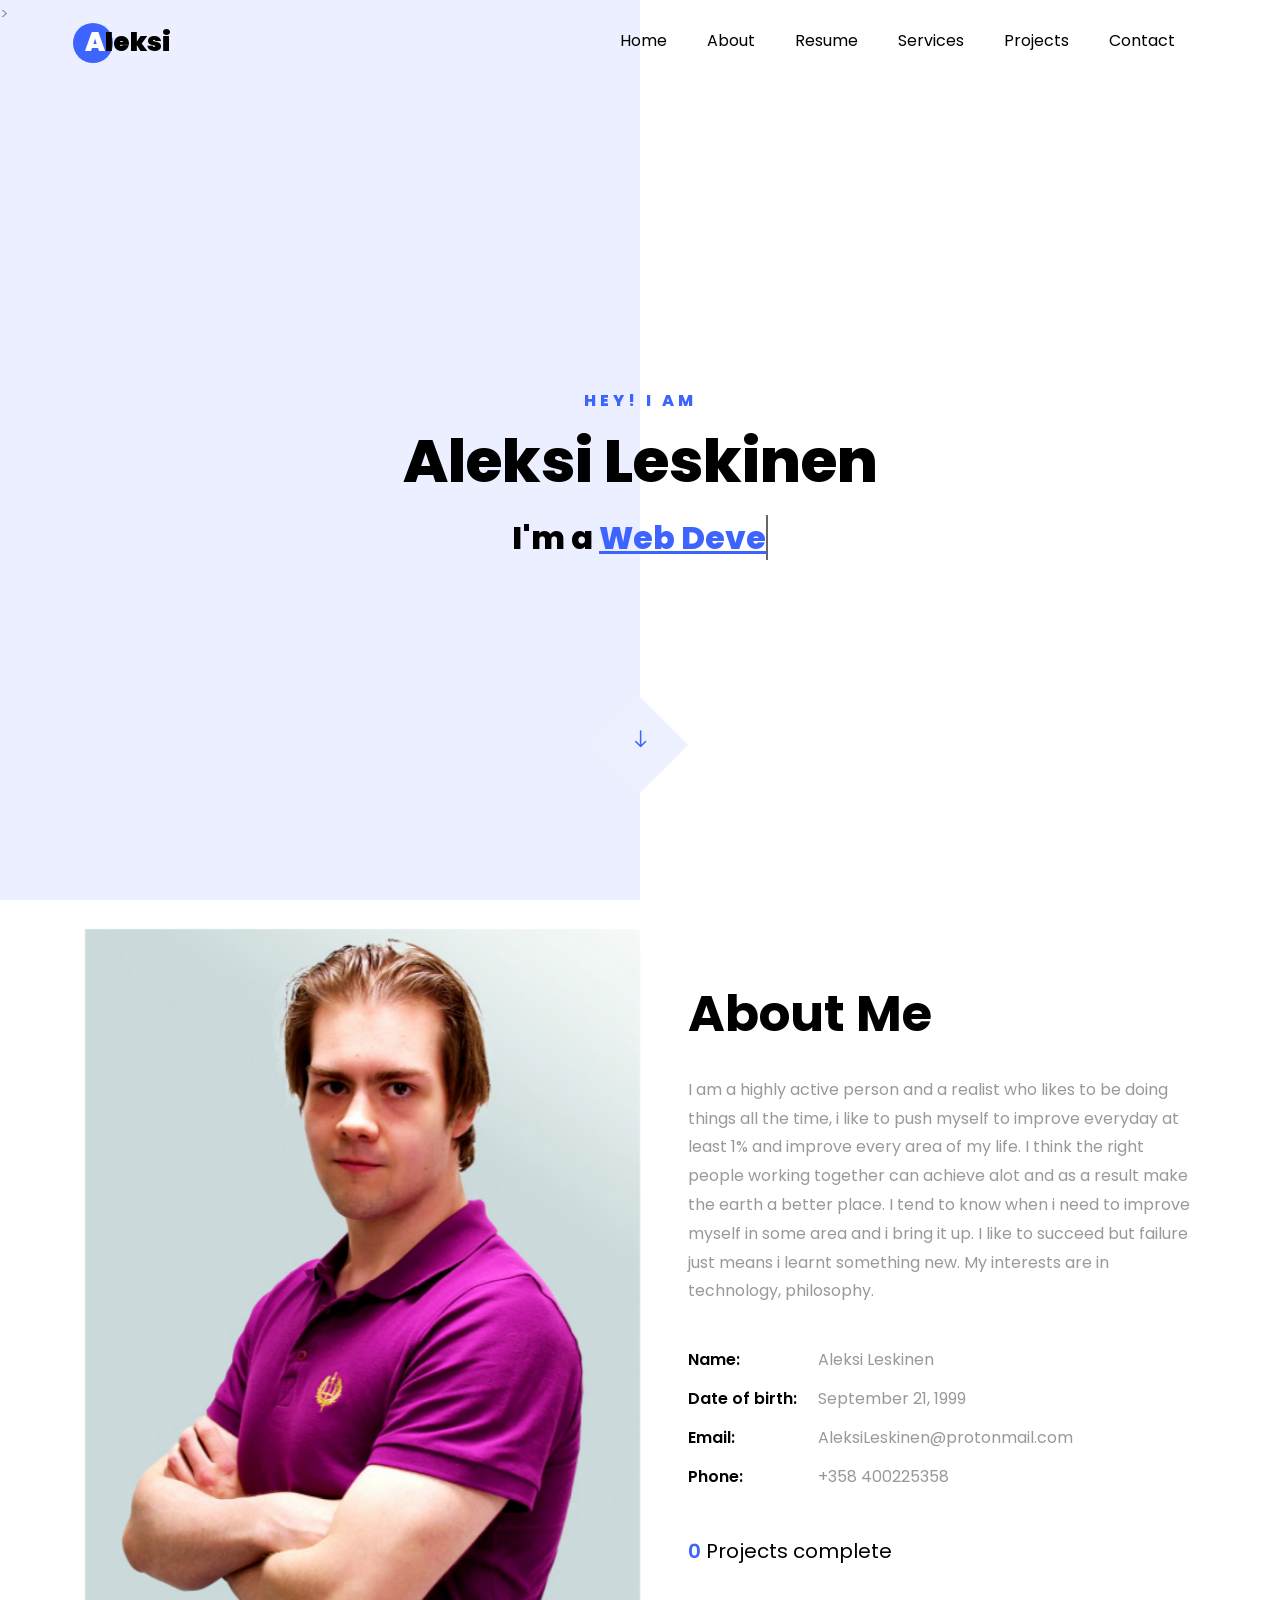
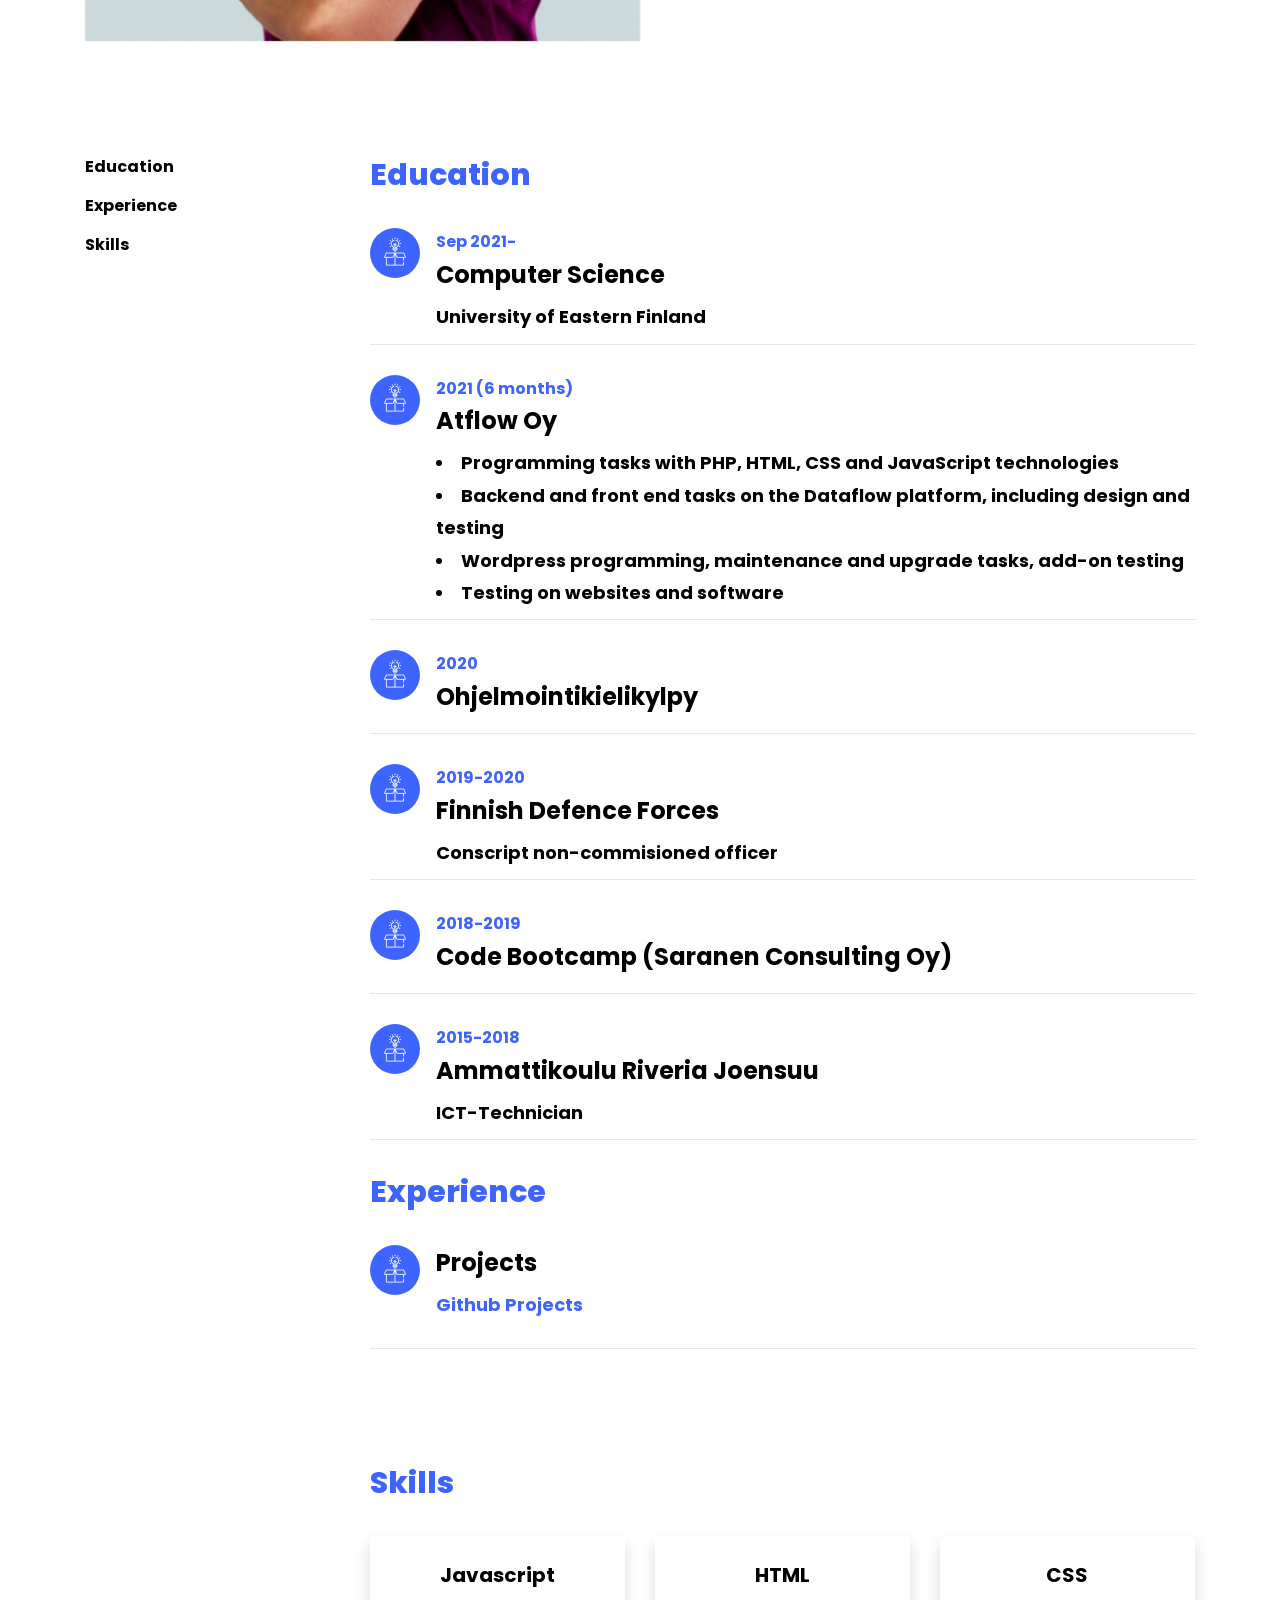
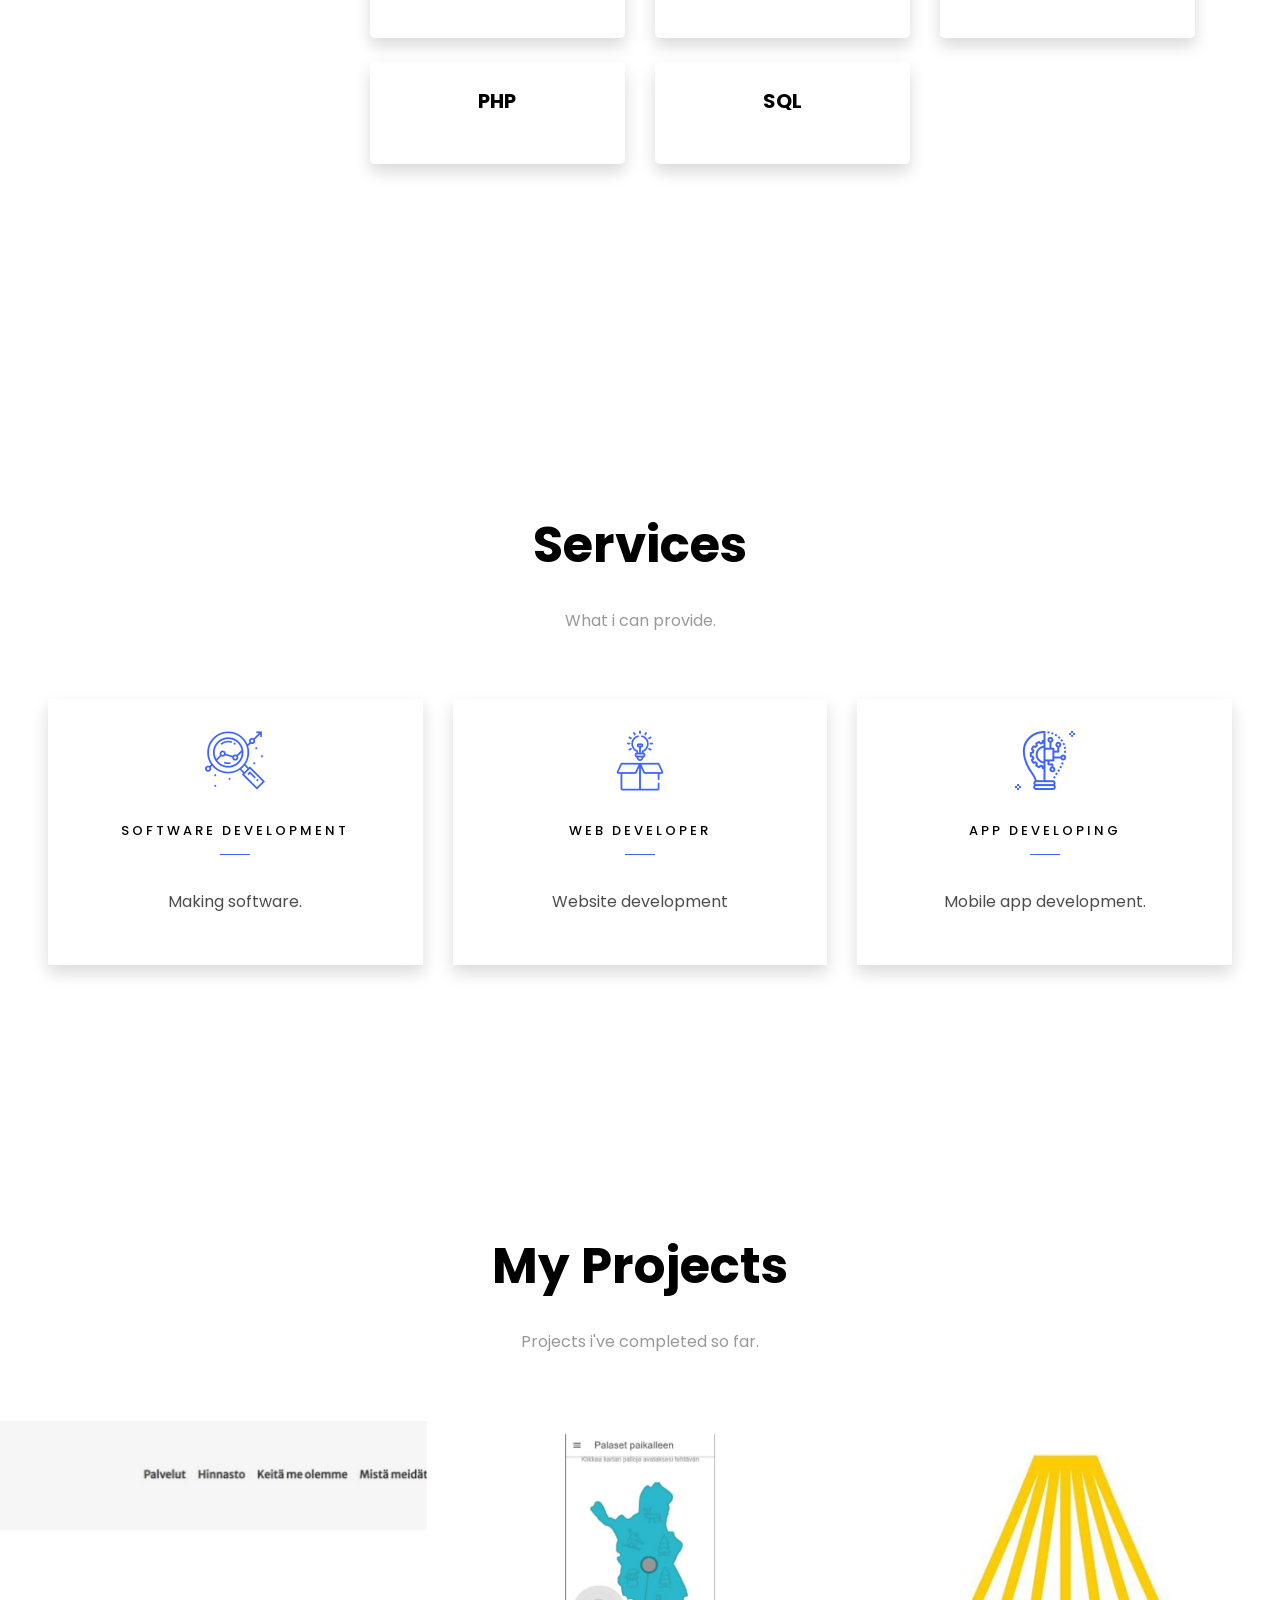
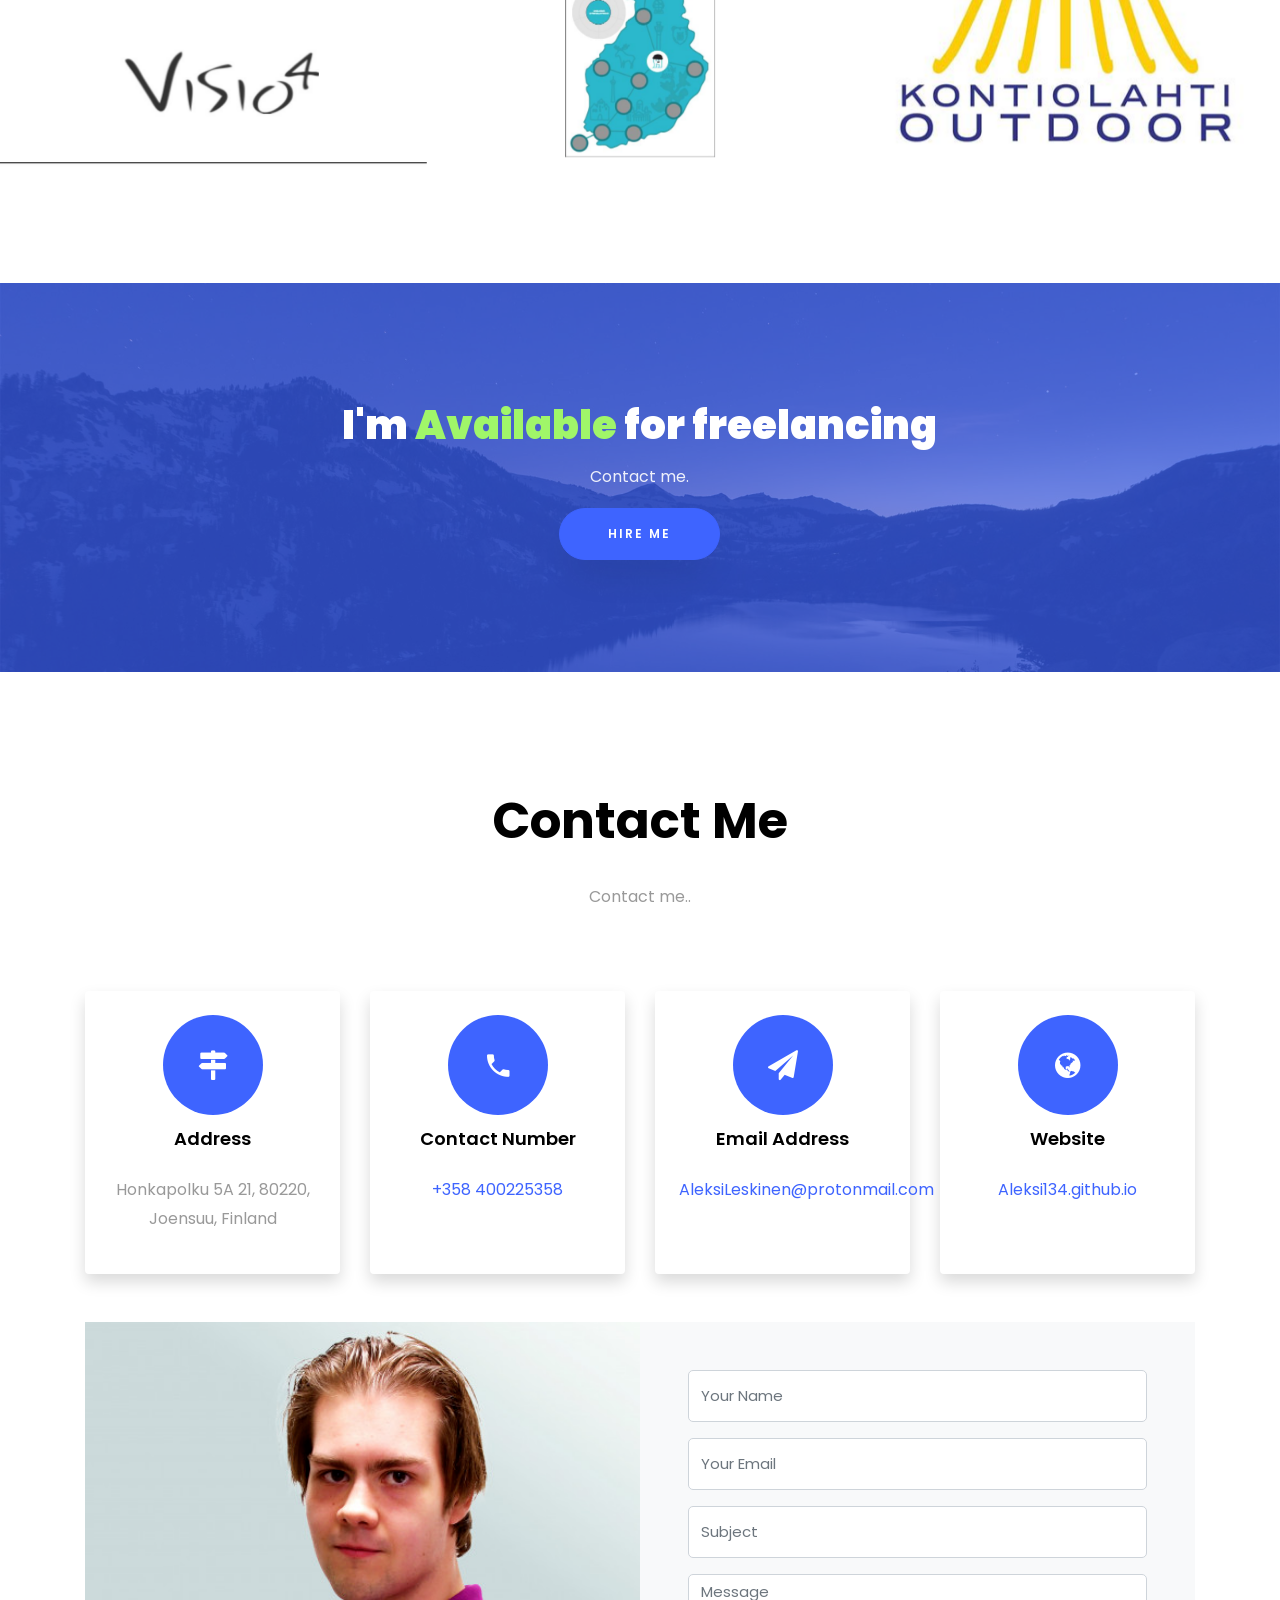
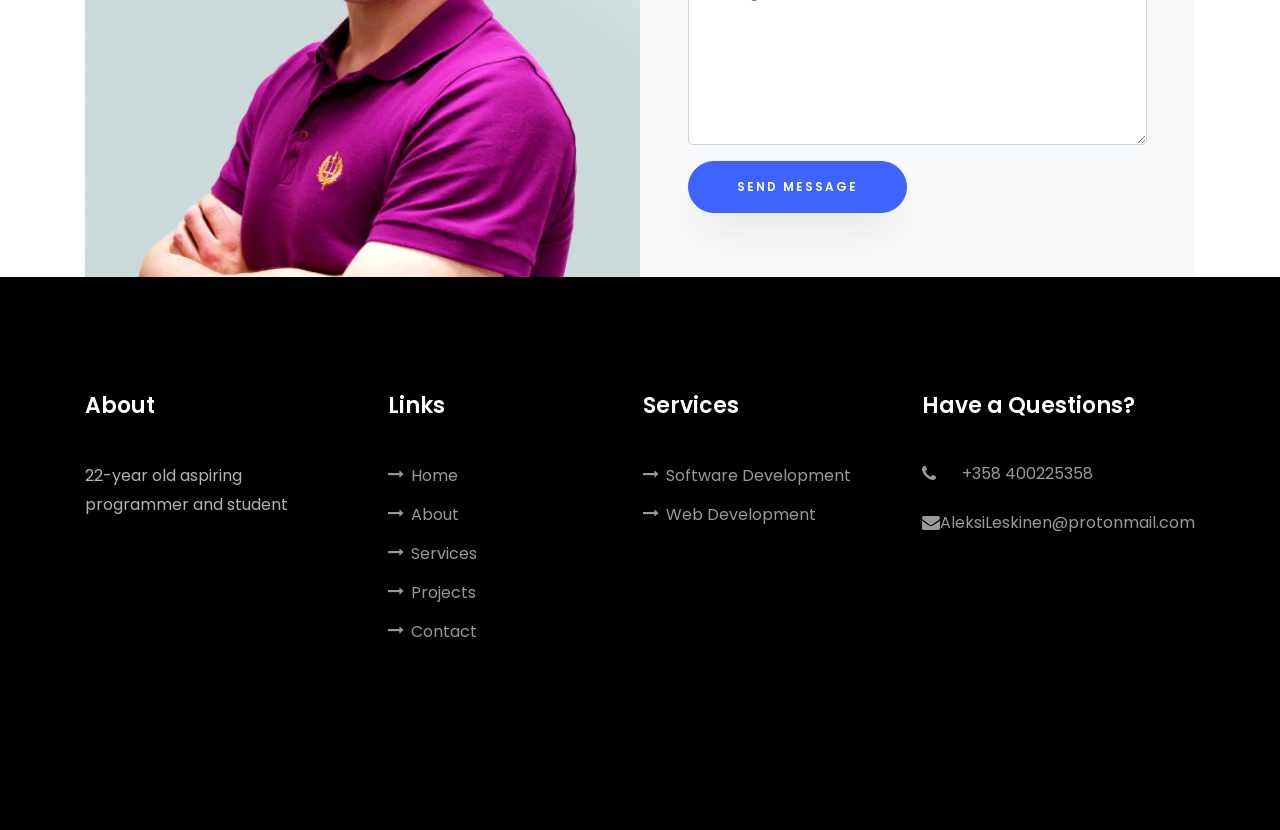
<file: index.html>
<!DOCTYPE html>
<html lang="en">
  <head>
    <title>Aleksi Leskinen</title>
	  <meta name="google-site-verification" content="J6_hRJh30_pztY73ke_PzV-G90qSvDl7JAt9sTSsjgI" />
	<meta charset="utf-8">
	<meta name="description" content="Okei" />
	<meta name="title" property="og:title" content="Portfolio" />
	<meta property="og:type" content="_" />
	<meta 
	name="image" 
	property="og:image" 
	content="https://live.staticflickr.com/65535/50816672711_973b419eca_c.jpg" />
	<meta name="description" property="og:description" content="_" /><meta name="author" content="_" />>
    <meta name="viewport" content="width=device-width, initial-scale=1, shrink-to-fit=no">
    
    <link href="https://fonts.googleapis.com/css?family=Poppins:100,200,300,400,500,600,700,800,900" rel="stylesheet">

    <link rel="stylesheet" href="css/open-iconic-bootstrap.min.css">
    <link rel="stylesheet" href="css/animate.css">
    
    <link rel="stylesheet" href="css/owl.carousel.min.css">
    <link rel="stylesheet" href="css/owl.theme.default.min.css">
    <link rel="stylesheet" href="css/magnific-popup.css">

    <link rel="stylesheet" href="css/aos.css">

    <link rel="stylesheet" href="css/ionicons.min.css">
    
    <link rel="stylesheet" href="css/flaticon.css">
    <link rel="stylesheet" href="css/icomoon.css">
	<link rel="stylesheet" href="css/style.css">
	<link rel="icon" href="favicon/favicon.ico" type="image/x-icon"/>
  </head>
  <body data-spy="scroll" data-target=".site-navbar-target" data-offset="300">
	  
	  
    <nav class="navbar navbar-expand-lg navbar-dark ftco_navbar ftco-navbar-light site-navbar-target" id="ftco-navbar">
	    <div class="container">
	      <a class="navbar-brand" href="index.html"><span>A</span>leksi</a>
	      <button class="navbar-toggler js-fh5co-nav-toggle fh5co-nav-toggle" type="button" data-toggle="collapse" data-target="#ftco-nav" aria-controls="ftco-nav" aria-expanded="false" aria-label="Toggle navigation">
	        <span class="oi oi-menu"></span> Menu
	      </button>

	      <div class="collapse navbar-collapse" id="ftco-nav">
	        <ul class="navbar-nav nav ml-auto">
	          <li class="nav-item"><a href="#home-section" class="nav-link"><span>Home</span></a></li>
	          <li class="nav-item"><a href="#about-section" class="nav-link"><span>About</span></a></li>
	          <li class="nav-item"><a href="#resume-section" class="nav-link"><span>Resume</span></a></li>
	          <li class="nav-item"><a href="#services-section" class="nav-link"><span>Services</span></a></li>
	          <li class="nav-item"><a href="#projects-section" class="nav-link"><span>Projects</span></a></li>
	          <!--<li class="nav-item"><a href="#blog-section" class="nav-link"><span>My Blog</span></a></li>-->
	          <li class="nav-item"><a href="#contact-section" class="nav-link"><span>Contact</span></a></li>
	        </ul>
	      </div>
	    </div>
	  </nav>
	  <section class="hero-wrap js-fullheight">
      <div class="overlay"></div>
      <div class="container">
        <div class="row no-gutters slider-text js-fullheight justify-content-center align-items-center">
          <div class="col-lg-8 col-md-6 ftco-animate d-flex align-items-center">
          	<div class="text text-center">
          		<span class="subheading">Hey! I am</span>
		  				<h1>Aleksi Leskinen</h1>
			  				<h2>I'm a 
								  <span
								     class="txt-rotate"
								     data-period="2000"
								     data-rotate='["Web Developer.", "Software Developer.", "Gym addict.", "Musician Sometimes"]'></span>
								</h2>
							</div>
            </div>
          </div>
        </div>
      </div>
      <div class="mouse">
				<a href="#" class="mouse-icon">
					<div class="mouse-wheel"><span class="ion-ios-arrow-round-down"></span></div>
				</a>
			</div>
    </section>

    <section class="ftco-about img ftco-section ftco-no-pt ftco-no-pb" id="about-section">
    	<div class="container">
    		<div class="row d-flex no-gutters">
    			<div class="col-md-6 col-lg-6 d-flex">
    				<div class="img-about img d-flex align-items-stretch">
    					<div class="overlay"></div>
	    				<div class="img d-flex align-self-stretch align-items-center" style="background-image:url(images/Työkuva.png);">
	    				</div>
    				</div>
    			</div>
    			<div class="col-md-6 col-lg-6 pl-md-5 py-5">
    				<div class="row justify-content-start pb-3">
		          <div class="col-md-12 heading-section ftco-animate">
		          	<h1 class="big">About</h1>
		            <h2 class="mb-4">About Me</h2>
		            <p>I am a highly active person and a realist who likes to be doing things all the time, i like to push myself to improve everyday at least 1% and improve every area of my life. I think the right people working together can achieve alot and as a result make the earth a better place. I tend to know when i need to improve myself in some area and i bring it up. I like to succeed but failure just means i learnt something new. My interests are in technology, philosophy.</p>
		            <ul class="about-info mt-4 px-md-0 px-2">
		            	<li class="d-flex"><span>Name:</span> <span>Aleksi Leskinen</span></li>
		            	<li class="d-flex"><span>Date of birth:</span> <span>September 21, 1999</span></li>
		            	<li class="d-flex"><span>Email:</span> <span>AleksiLeskinen@protonmail.com</span></li>
		            	<li class="d-flex"><span>Phone: </span> <span>+358 400225358</span></li>
		            </ul>
		          </div>
		        </div>
	          <div class="counter-wrap ftco-animate d-flex mt-md-3">
              <div class="text">
              	<p class="mb-4">
	                <span class="number" data-number="3">0</span>
	                <span>Projects complete</span>
                </p>
                <p hidden><a href="#" class="btn btn-primary py-3 px-3">Download CV</a></p>
              </div>
	          </div>
	        </div>
        </div>
    	</div>
    </section>

    <section class="ftco-section ftco-no-pb goto-here" id="resume-section">
    	<div class="container">
    		<div class="row">
    			<div class="col-md-3">
				    <nav id="navi">
					    <ul>
					      <li><a href="#page-1">Education</a></li>
					      <li><a href="#page-2">Experience</a></li>
						  <li><a href="#page-3">Skills</a></li>
							<!--<li><a href="#page-4">Awards</a></li>-->
					    </ul>
					  </nav>
					</div>
					<div class="col-md-9">
					  <div id="page-1" class= "page one">
						  <h2 class="heading">Education</h2>
						  <div class="resume-wrap d-flex ftco-animate">
	    					<div class="icon d-flex align-items-center justify-content-center">
					    		<span class="flaticon-ideas"></span>
					    	</div>
					    	<div class="text pl-3">
		    					<span class="date">Sep 2021-</span>
		    					<h2>Computer Science</h2>
		    					<span class="position">University of Eastern Finland</span>
		    				</div>
						</div>
						<div class="resume-wrap d-flex ftco-animate">
					    	<div class="icon d-flex align-items-center justify-content-center">
					    		<span class="flaticon-ideas"></span>
					    	</div>
					    	<div class="text pl-3">
		    					<span class="date">2021 (6 months)</span>
		    					<h2>Atflow Oy</h2>
		    					<span class="position">
									<li>Programming tasks with PHP, HTML, CSS and JavaScript technologies</li>
					      			<li>Backend and front end tasks on the Dataflow platform, including design and testing</li>
						  			<li>Wordpress programming, maintenance and upgrade tasks, add-on testing</li>
						  			<li>Testing on websites and software</li>
								</span>
	    					</div>
	    				</div>
					    <div class="resume-wrap d-flex ftco-animate">
					    	<div class="icon d-flex align-items-center justify-content-center">
					    		<span class="flaticon-ideas"></span>
					    	</div>
					    	<div class="text pl-3">
		    					<span class="date">2020</span>
		    					<h2>Ohjelmointikielikylpy</h2>
		    					<span class="position"></span>
	    					</div>
	    				</div>
	    				<div class="resume-wrap d-flex ftco-animate">
	    					<div class="icon d-flex align-items-center justify-content-center">
					    		<span class="flaticon-ideas"></span>
					    	</div>
					    	<div class="text pl-3">
		    					<span class="date">2019-2020</span>
		    					<h2>Finnish Defence Forces</h2>
		    					<span class="position">Conscript non-commisioned officer</span>
		    				</div>
						</div>
						<div class="resume-wrap d-flex ftco-animate">
	    					<div class="icon d-flex align-items-center justify-content-center">
					    		<span class="flaticon-ideas"></span>
					    	</div>
					    	<div class="text pl-3">
		    					<span class="date">2018-2019</span>
										<h2>Code Bootcamp (Saranen Consulting Oy)</h2>
		    					<span class="position"></span>
		    				</div>
						</div>
							<div class="resume-wrap d-flex ftco-animate">
	    					<div class="icon d-flex align-items-center justify-content-center">
					    		<span class="flaticon-ideas"></span>
					    	</div>
					    	<div class="text pl-3">
		    					<span class="date">2015-2018</span>
		    					<h2>Ammattikoulu Riveria Joensuu</h2>
		    					<span class="position">ICT-Technician</span>
		    				</div>
	    				</div>
					  <div id="page-2" class= "page two">
					  	<h2 class="heading">Experience</h2>
					    <div class="resume-wrap d-flex ftco-animate">
					    	<div class="icon d-flex align-items-center justify-content-center">
					    		<span class="flaticon-ideas"></span>
					    	</div>
					    	<div class="text pl-3">
		    					<span class="date"></span>
		    					<h2>Projects</h2>
		    					<span class="position"><a class="githubLink" src="github.com/aleksi134" href="https://www.github.com/aleksi134" target="_blank">Github Projects</a></span>
		    					<p></p>
							</div>
					    </div>
					  </div>
					  <div id="page-3" class= "page three">
					  	<h2 class="heading">Skills</h2>
					  	<div class="row progress-circle mb-5">
					  		<div class="col-lg-4 mb-4">
						      <div class="bg-white rounded-lg shadow p-4">
						        <h2 class="h5 font-weight-bold text-center mb-4">Javascript</h2>

						        <!-- Progress bar 1 -->
						        <div class="progress mx-auto" data-value='90' hidden>
						          <span class="progress-left">
                        <span class="progress-bar border-primary"></span>
						          </span>
						          <span class="progress-right">
                        <span class="progress-bar border-primary"></span>
						          </span>
						          <div class="progress-value w-100 h-100 rounded-circle d-flex align-items-center justify-content-center">
						            <div class="h2 font-weight-bold">30<sup class="small">%</sup></div>
						          </div>
						        </div>
						        <!-- END -->

						        <!-- Demo info -->
						        <div class="row text-center mt-4" hidden>
						          <div class="col-6 border-right">
						            <div class="h4 font-weight-bold mb-0">20%</div><span class="small text-gray">Last week</span>
						          </div>
						          <div class="col-6">
						            <div class="h4 font-weight-bold mb-0">90%</div><span class="small text-gray">Last month</span>
						          </div>
						        </div>
						        <!-- END -->
						      </div>
						    </div>

						    <div class="col-lg-4 mb-4">
						      <div class="bg-white rounded-lg shadow p-4">
						        <h2 class="h5 font-weight-bold text-center mb-4">HTML</h2>

						        <!-- Progress bar 1 -->
						        <div class="progress mx-auto" data-value='80' hidden>
						          <span class="progress-left">
                        <span class="progress-bar border-primary"></span>
						          </span>
						          <span class="progress-right">
                        <span class="progress-bar border-primary"></span>
						          </span>
						          <div class="progress-value w-100 h-100 rounded-circle d-flex align-items-center justify-content-center">
						            <div class="h2 font-weight-bold">30<sup class="small">%</sup></div>
						          </div>
						        </div>
						        <!-- END -->

						        <!-- Demo info -->
						        <div class="row text-center mt-4" hidden>
						          <div class="col-6 border-right">
						            <div class="h4 font-weight-bold mb-0">10%</div><span class="small text-gray">Last week</span>
						          </div>
						          <div class="col-6">
						            <div class="h4 font-weight-bold mb-0">50%</div><span class="small text-gray">Last month</span>
						          </div>
						        </div>
						        <!-- END -->
						      </div>
						    </div>

						    <div class="col-lg-4 mb-4">
						      <div class="bg-white rounded-lg shadow p-4">
						        <h2 class="h5 font-weight-bold text-center mb-4">CSS</h2>

						        <!-- Progress bar 1 -->
						        <div class="progress mx-auto" data-value='75' hidden>
						          <span class="progress-left">
                        <span class="progress-bar border-primary"></span>
						          </span>
						          <span class="progress-right">
                        <span class="progress-bar border-primary"></span>
						          </span>
						          <div class="progress-value w-100 h-100 rounded-circle d-flex align-items-center justify-content-center">
						            <div class="h2 font-weight-bold">50<sup class="small">%</sup></div>
						          </div>
						        </div>
						        <!-- END -->

						        <!-- Demo info -->
						        <div class="row text-center mt-4" hidden>
						          <div class="col-6 border-right">
						            <div class="h4 font-weight-bold mb-0">20%</div><span class="small text-gray">Last week</span>
						          </div>
						          <div class="col-6">
						            <div class="h4 font-weight-bold mb-0">40%</div><span class="small text-gray">Last month</span>
						          </div>
						        </div>
						        <!-- END -->
						      </div>
						    </div>
					  
							<div class="col-lg-4 mb-4">
								<div class="bg-white rounded-lg shadow p-4">
								  <h2 class="h5 font-weight-bold text-center mb-4">PHP</h2>
  
								  <!-- Progress bar 1 -->
								  <div class="progress mx-auto" data-value='75' hidden>
									<span class="progress-left">
						  <span class="progress-bar border-primary"></span>
									</span>
									<span class="progress-right">
						  <span class="progress-bar border-primary"></span>
									</span>
									<div class="progress-value w-100 h-100 rounded-circle d-flex align-items-center justify-content-center">
									  <div class="h2 font-weight-bold">10<sup class="small">%</sup></div>
									</div>
								  </div>
								  <!-- END -->
  
								  <!-- Demo info -->
								  <div class="row text-center mt-4" hidden>
									<div class="col-6 border-right">
									  <div class="h4 font-weight-bold mb-0">0%</div><span class="small text-gray">Last week</span>
									</div>
									<div class="col-6">
									  <div class="h4 font-weight-bold mb-0">0%</div><span class="small text-gray">Last month</span>
									</div>
								  </div>
								  <!-- END -->
								</div>
							  </div>

							  <div class="col-lg-4 mb-4">
								<div class="bg-white rounded-lg shadow p-4">
								  <h2 class="h5 font-weight-bold text-center mb-4">SQL</h2>
  
								  <!-- Progress bar 1 -->
								  <div class="progress mx-auto" data-value='75' hidden>
									<span class="progress-left">
						  <span class="progress-bar border-primary"></span>
									</span>
									<span class="progress-right">
						  <span class="progress-bar border-primary"></span>
									</span>
									<div class="progress-value w-100 h-100 rounded-circle d-flex align-items-center justify-content-center">
									  <div class="h2 font-weight-bold">40<sup class="small">%</sup></div>
									</div>
								  </div>
								  <!-- END -->
  
								  <!-- Demo info -->
								  <div class="row text-center mt-4" hidden>
									<div class="col-6 border-right">
									  <div class="h4 font-weight-bold mb-0">20%</div><span class="small text-gray">Last week</span>
									</div>
									<div class="col-6">
									  <div class="h4 font-weight-bold mb-0">40%</div><span class="small text-gray">Last month</span>
									</div>
								  </div>
								  <!-- END -->
								</div>
							  </div>

							

					  <div id="page-4" class= "page four" hidden>
					    <h2 class="heading">Awards</h2>
					    <div class="resume-wrap d-flex ftco-animate">
					    	<div class="icon d-flex align-items-center justify-content-center">
					    		<span class="flaticon-ideas"></span>
					    	</div>
					    	<div class="text pl-3">
		    					<span class="date">Numbers</span>
		    					<h2>add content</h2>
		    					<span class="position">add content</span>
		    					<p>add content</p>
	    					</div>
	    				</div>
	    				<div class="resume-wrap d-flex ftco-animate">
	    					<div class="icon d-flex align-items-center justify-content-center">
					    		<span class="flaticon-ideas"></span>
					    	</div>
					    	<div class="text pl-3">
		    					<span class="date">Numbers</span>
		    					<h2>add content</h2>
		    					<span class="position">add content</span>
		    					<p>add content</p>
		    				</div>
	    				</div>
					  </div>
					</div>
			  </div>
    	</div>
    </section>

    <section class="ftco-section" id="services-section">
    	<div class="container-fluid px-md-5">
    		<div class="row justify-content-center py-5 mt-5">
          <div class="col-md-12 heading-section text-center ftco-animate">
          	<h1 class="big big-2">Services</h1>
            <h2 class="mb-4">Services</h2>
            <p>What i can provide.</p>
          </div>
        </div>
    		<div class="row">
					<div class="col-md-4 text-center d-flex ftco-animate">
						<a href="#" class="services-1 shadow">
							<span class="icon">
								<i class="flaticon-analysis"></i>
							</span>
							<div class="desc">
								<h3 class="mb-5">Software Development</h3>
								<p>Making software.</p>
							</div>
						</a>
					</div>
				
					<div class="col-md-4 text-center d-flex ftco-animate">
						<a href="#" class="services-1 shadow">
							<span class="icon">
								<i class="flaticon-ideas"></i>
							</span>
							<div class="desc">
								<h3 class="mb-5">Web Developer</h3>
								<p>Website development</p>
							</div>
						</a>
					</div>

					<div class="col-md-4 text-center d-flex ftco-animate">
						<a href="#" class="services-1 shadow">
							<span class="icon">
								<i class="flaticon-innovation"></i>
							</span>
							<div class="desc">
								<h3 class="mb-5">App Developing</h3>
								<p>Mobile app development.</p>
							</div>
						</a>
					</div>
			</div>
    	</div>
    </section>
 

    <section class="ftco-section ftco-project" id="projects-section">
    	<div class="container-fluid px-md-0">
    		<div class="row no-gutters justify-content-center pb-5">
          <div class="col-md-12 heading-section text-center ftco-animate">
          	<h1 class="big big-2">Projects</h1>
            <h2 class="mb-4">My Projects</h2>
            <p>Projects i've completed so far.</p>
          </div>
        </div>
    		<div class="row no-gutters">
    			<div class="col-md-4">
    				<div class="project img ftco-animate d-flex justify-content-center align-items-center" style="background-image: url(images/visio4.JPG);">
    					<div class="overlay"></div>
	    				<div class="text text-center p-4">
	    					<h3><a>Web Development</a></h3>
	    					<span>Visio4</span>
	    				</div>
    				</div>
  				</div>
  				<div class="col-md-4">
    				<div href="https://palaset-paikalleen.karelia.fi/" target="_blank" class="project img ftco-animate d-flex justify-content-center align-items-center" style="background-image: url(images/Palasetpaikalleen.JPG);background-size: 150px;">
    					<div class="overlay"></div>
	    				<div class="text text-center p-4">
	    					<h3><a>Web Development &amp; App Development (React Ionic)</a></h3>
	    					<span>PalasetPaikalleen</span>
	    				</div>
    				</div>
  				</div>

    			<div class="col-md-4">
    				<div href="" target="_blank" class="project img ftco-animate d-flex justify-content-center align-items-center" style="background-image: url(images/kontilahti.jfif);">
    					<div class="overlay"></div>
	    				<div class="text text-center p-4">
	    					<h3><a>Web Development at Atflow</a></h3>
	    					<span>I worked on a variety of Website's such as Kontiolahti Biathlon, Joensuun Ravirata, Koli24 and many others</span>
	    				</div>
    				</div>
    			</div>
    			<div class="col-md-4" hidden>
    				<div class="project img ftco-animate d-flex justify-content-center align-items-center" style="background-image: url(images/nocontent.png);">
    					<div class="overlay"></div>
	    				<div class="text text-center p-4">
	    					<h3><a href="#">Add content &amp; add content</a></h3>
	    					<span></span>
	    				</div>
    				</div>
    			</div>
    			<div class="col-md-4" hidden>
    				<div class="project img ftco-animate d-flex justify-content-center align-items-center" style="background-image: url(images/nocontent.png);">
    					<div class="overlay"></div>
	    				<div class="text text-center p-4">
	    					<h3><a href="#">Add content &amp; add content</a></h3>
	    					<span></span>
	    				</div>
    				</div>
    			</div>
    			<div class="col-md-4" hidden>
    				<div class="project img ftco-animate d-flex justify-content-center align-items-center" style="background-image: url(images/nocontent.png);">
    					<div class="overlay"></div>
	    				<div class="text text-center p-4">
	    					<h3><a href="#">add content &amp; add content</a></h3>
	    					<span></span>
	    				</div>
    				</div>
    			</div>
    		</div>
    	</div>
    </section>

<!-- BLOG CODE
	
<section class="ftco-section" id="blog-section">
      <div class="container">
        <div class="row justify-content-center mb-5 pb-5">
          <div class="col-md-7 heading-section text-center ftco-animate">
            <h1 class="big big-2">Blog</h1>
            <h2 class="mb-4">Our Blog</h2>
            <p>Far far away, behind the word mountains, far from the countries Vokalia and Consonantia</p>
          </div>
        </div>
        <div class="row d-flex">
          <div class="col-md-4 d-flex ftco-animate">
          	<div class="blog-entry justify-content-end">
              <a href="single.html" class="block-20" style="background-image: url('images/image_1.jpg');">
              </a>
              <div class="text mt-3 float-right d-block">
                <h3 class="heading"><a href="single.html">Why Lead Generation is Key for Business Growth</a></h3>
                <div class="d-flex align-items-center mb-3 meta">
	                <p class="mb-0">
	                	<span class="mr-2">Sept. 12, 2019</span>
	                	<a href="#" class="mr-2">Admin</a>
	                	<a href="#" class="meta-chat"><span class="icon-chat"></span> 3</a>
	                </p>
                </div>
                <p>A small river named Duden flows by their place and supplies it with the necessary regelialia.</p>
              </div>
            </div>
          </div>
          <div class="col-md-4 d-flex ftco-animate">
          	<div class="blog-entry justify-content-end">
              <a href="single.html" class="block-20" style="background-image: url('images/image_2.jpg');">
              </a>
              <div class="text mt-3 float-right d-block">
                <h3 class="heading"><a href="single.html">Why Lead Generation is Key for Business Growth</a></h3>
                <div class="d-flex align-items-center mb-3 meta">
	                <p class="mb-0">
	                	<span class="mr-2">Sept. 12, 2019</span>
	                	<a href="#" class="mr-2">Admin</a>
	                	<a href="#" class="meta-chat"><span class="icon-chat"></span> 3</a>
	                </p>
                </div>
                <p>A small river named Duden flows by their place and supplies it with the necessary regelialia.</p>
              </div>
            </div>
          </div>
          <div class="col-md-4 d-flex ftco-animate">
          	<div class="blog-entry">
              <a href="single.html" class="block-20" style="background-image: url('images/image_3.jpg');">
              </a>
              <div class="text mt-3 float-right d-block">
                <h3 class="heading"><a href="single.html">Why Lead Generation is Key for Business Growth</a></h3>
                <div class="d-flex align-items-center mb-3 meta">
	                <p class="mb-0">
	                	<span class="mr-2">Sept. 12, 2019</span>
	                	<a href="#" class="mr-2">Admin</a>
	                	<a href="#" class="meta-chat"><span class="icon-chat"></span> 3</a>
	                </p>
                </div>
                <p>A small river named Duden flows by their place and supplies it with the necessary regelialia.</p>
              </div>
            </div>
          </div>
        </div>
      </div>
    </section>

   info section with data 
    <section class="ftco-section ftco-no-pt ftco-no-pb ftco-counter img" id="section-counter">
    	<div class="container-fluid px-md-5">
				<div class="row d-md-flex align-items-center">
          <div class="col-md d-flex justify-content-center counter-wrap ftco-animate">
            <div class="block-18 shadow">
              <div class="text">
                <strong class="number" data-number="100">0</strong>
                <span>Awards</span>
              </div>
            </div>
          </div>
          <div class="col-md d-flex justify-content-center counter-wrap ftco-animate">
            <div class="block-18 shadow">
              <div class="text">
                <strong class="number" data-number="1200">0</strong>
                <span>Complete Projects</span>
              </div>
            </div>
          </div>
          <div class="col-md d-flex justify-content-center counter-wrap ftco-animate">
            <div class="block-18 shadow">
              <div class="text">
				<strong class="number" data-number="1200">0</strong>
				
                <span>Happy Customers</span>
              </div>
            </div>
          </div>
          <div class="col-md d-flex justify-content-center counter-wrap ftco-animate">
            <div class="block-18 shadow">
              <div class="text">
                <strong class="number" data-number="500">0</strong>
                <span>Cups of coffee</span>
              </div>
            </div>
          </div>
        </div>
      </div>
    </section>
-->

    

    <section class="ftco-section ftco-hireme img" style="background-image: url(images/bg_1.jpg)">
    	<div class="overlay"></div>
			<div class="container">
				<div class="row justify-content-center">
					<div class="col-md-7 ftco-animate text-center">
						<h2>I'm <span>Available</span> for freelancing</h2>
						<p>Contact me.</p>
						<p class="mb-0"><a href="#" class="btn btn-primary py-3 px-5">Hire me</a></p>
					</div>
				</div>
			</div>
		</section>

    <section class="ftco-section contact-section ftco-no-pb" id="contact-section">
      <div class="container">
      	<div class="row justify-content-center mb-5 pb-3">
          <div class="col-md-7 heading-section text-center ftco-animate">
            <h1 class="big big-2">Contact</h1>
            <h2 class="mb-4">Contact Me</h2>
            <p>Contact me..</p>
          </div>
        </div>

        <div class="row d-flex contact-info mb-5">
          <div class="col-md-6 col-lg-3 d-flex ftco-animate">
          	<div class="align-self-stretch box text-center p-4 shadow">
          		<div class="icon d-flex align-items-center justify-content-center">
          			<span class="icon-map-signs"></span>
          		</div>
          		<div>
	          		<h3 class="mb-4">Address</h3>
		            <p>Honkapolku 5A 21, 80220, Joensuu, Finland</p>
		          </div>
	          </div>
          </div>
          <div class="col-md-6 col-lg-3 d-flex ftco-animate">
          	<div class="align-self-stretch box text-center p-4 shadow">
          		<div class="icon d-flex align-items-center justify-content-center">
          			<span class="icon-phone2"></span>
          		</div>
          		<div>
	          		<h3 class="mb-4">Contact Number</h3>
		            <p><a href="tel://1234567920">+358 400225358</a></p>
	            </div>
	          </div>
          </div>
          <div class="col-md-6 col-lg-3 d-flex ftco-animate">
          	<div class="align-self-stretch box text-center p-4 shadow">
          		<div class="icon d-flex align-items-center justify-content-center">
          			<span class="icon-paper-plane"></span>
          		</div>
          		<div>
	          		<h3 class="mb-4">Email Address</h3>
		            <p><a href="mailto:aleleskinen11@gmail.com">AleksiLeskinen@protonmail.com</a></p>
		          </div>
	          </div>
          </div>
          <div class="col-md-6 col-lg-3 d-flex ftco-animate">
          	<div class="align-self-stretch box text-center p-4 shadow">
          		<div class="icon d-flex align-items-center justify-content-center">
          			<span class="icon-globe"></span>
          		</div>
          		<div>
	          		<h3 class="mb-4">Website</h3>
		            <p><a href="#">Aleksi134.github.io</a></p>
	            </div>
	          </div>
          </div>
        </div>

        <div class="row no-gutters block-9">
          <div class="col-md-6 order-md-last d-flex">
            <form action="mailto:AleksiLeskinen@protonmail.com;" method=”POST” enctype=”multipart/form-data”
name=”EmailForm” class="bg-light p-4 p-md-5 contact-form">
              <div class="form-group">
                <input type="text" class="form-control" placeholder="Your Name">
              </div>
              <div class="form-group">
                <input type="text" class="form-control" placeholder="Your Email">
              </div>
              <div class="form-group">
                <input type="text" class="form-control" placeholder="Subject">
              </div>
              <div class="form-group">
                <textarea name="" id="" cols="30" rows="7" class="form-control" placeholder="Message"></textarea>
              </div>
              <div class="form-group">
                <input type="submit" value="Send Message" class="btn btn-primary py-3 px-5">
              </div>
            </form>
          </div>
    	<div class="col-md-6 d-flex">
          	<div class="img" style="background-image: url(images/Työkuva.png);"></div>
        </div>
    </div>
    </div>
    </section>
		

    <footer class="ftco-footer ftco-section">
      <div class="container">
        <div class="row mb-5">
          <div class="col-md">
            <div class="ftco-footer-widget mb-4">
              <h2 class="ftco-heading-2">About</h2>
              <p>22-year old aspiring programmer and student</p>
              <ul class="ftco-footer-social list-unstyled float-md-left float-lft mt-5">
                <!--<li class="ftco-animate"><a href="https://twitter.com/AleksiLeskinen1" target="_blank"><span class="icon-twitter"></span></a></li>
                <li class="ftco-animate"><a  href="https://www.instagram.com/aleksileskinen_/" target="_blank"><span class="icon-instagram"></span></a></li> -->
              </ul>
            </div>
          </div>
          <div class="col-md">
            <div class="ftco-footer-widget mb-4 ml-md-4">
              <h2 class="ftco-heading-2">Links</h2>
              <ul class="list-unstyled">
                <li><a href="#"><span class="icon-long-arrow-right mr-2"></span>Home</a></li>
                <li><a href="#"><span class="icon-long-arrow-right mr-2"></span>About</a></li>
                <li><a href="#"><span class="icon-long-arrow-right mr-2"></span>Services</a></li>
                <li><a href="#"><span class="icon-long-arrow-right mr-2"></span>Projects</a></li>
                <li><a href="#"><span class="icon-long-arrow-right mr-2"></span>Contact</a></li>
              </ul>
            </div>
          </div>
          <div class="col-md">
             <div class="ftco-footer-widget mb-4">
              <h2 class="ftco-heading-2">Services</h2>
              <ul class="list-unstyled">
                <li><a href="#"><span class="icon-long-arrow-right mr-2"></span>Software Development</a></li>
                <li><a href="#"><span class="icon-long-arrow-right mr-2"></span>Web Development</a></li>
              </ul>
            </div>
          </div>
          <div class="col-md">
            <div class="ftco-footer-widget mb-4">
            	<h2 class="ftco-heading-2">Have a Questions?</h2>
            	<div class="block-23 mb-3">
	              <ul>
	                <li><a href="#"><span class="icon icon-phone"></span><span class="text">+358 400225358</span></a></li>
	                <li><a href="#"><span class="icon icon-envelope"></span><span class="text">AleksiLeskinen@protonmail.com</span></a></li>
	              </ul>
	            </div>
            </div>
          </div>
        </div>
        <div class="row">
          <div class="col-md-12 text-center">

           
          </div>
        </div>
      </div>
    </footer>
    
  

  <!-- loader -->
  <div id="ftco-loader" class="show fullscreen"><svg class="circular" width="48px" height="48px"><circle class="path-bg" cx="24" cy="24" r="22" fill="none" stroke-width="4" stroke="#eeeeee"/><circle class="path" cx="24" cy="24" r="22" fill="none" stroke-width="4" stroke-miterlimit="10" stroke="#F96D00"/></svg></div>


  <script src="js/jquery.min.js"></script>
  <script src="js/jquery-migrate-3.0.1.min.js"></script>
  <script src="js/popper.min.js"></script>
  <script src="js/bootstrap.min.js"></script>
  <script src="js/jquery.easing.1.3.js"></script>
  <script src="js/jquery.waypoints.min.js"></script>
  <script src="js/jquery.stellar.min.js"></script>
  <script src="js/owl.carousel.min.js"></script>
  <script src="js/jquery.magnific-popup.min.js"></script>
  <script src="js/aos.js"></script>
  <script src="js/jquery.animateNumber.min.js"></script>
  <script src="js/scrollax.min.js"></script>
  
  <script src="js/main.js"></script>
    
  </body>
</html>
</file>
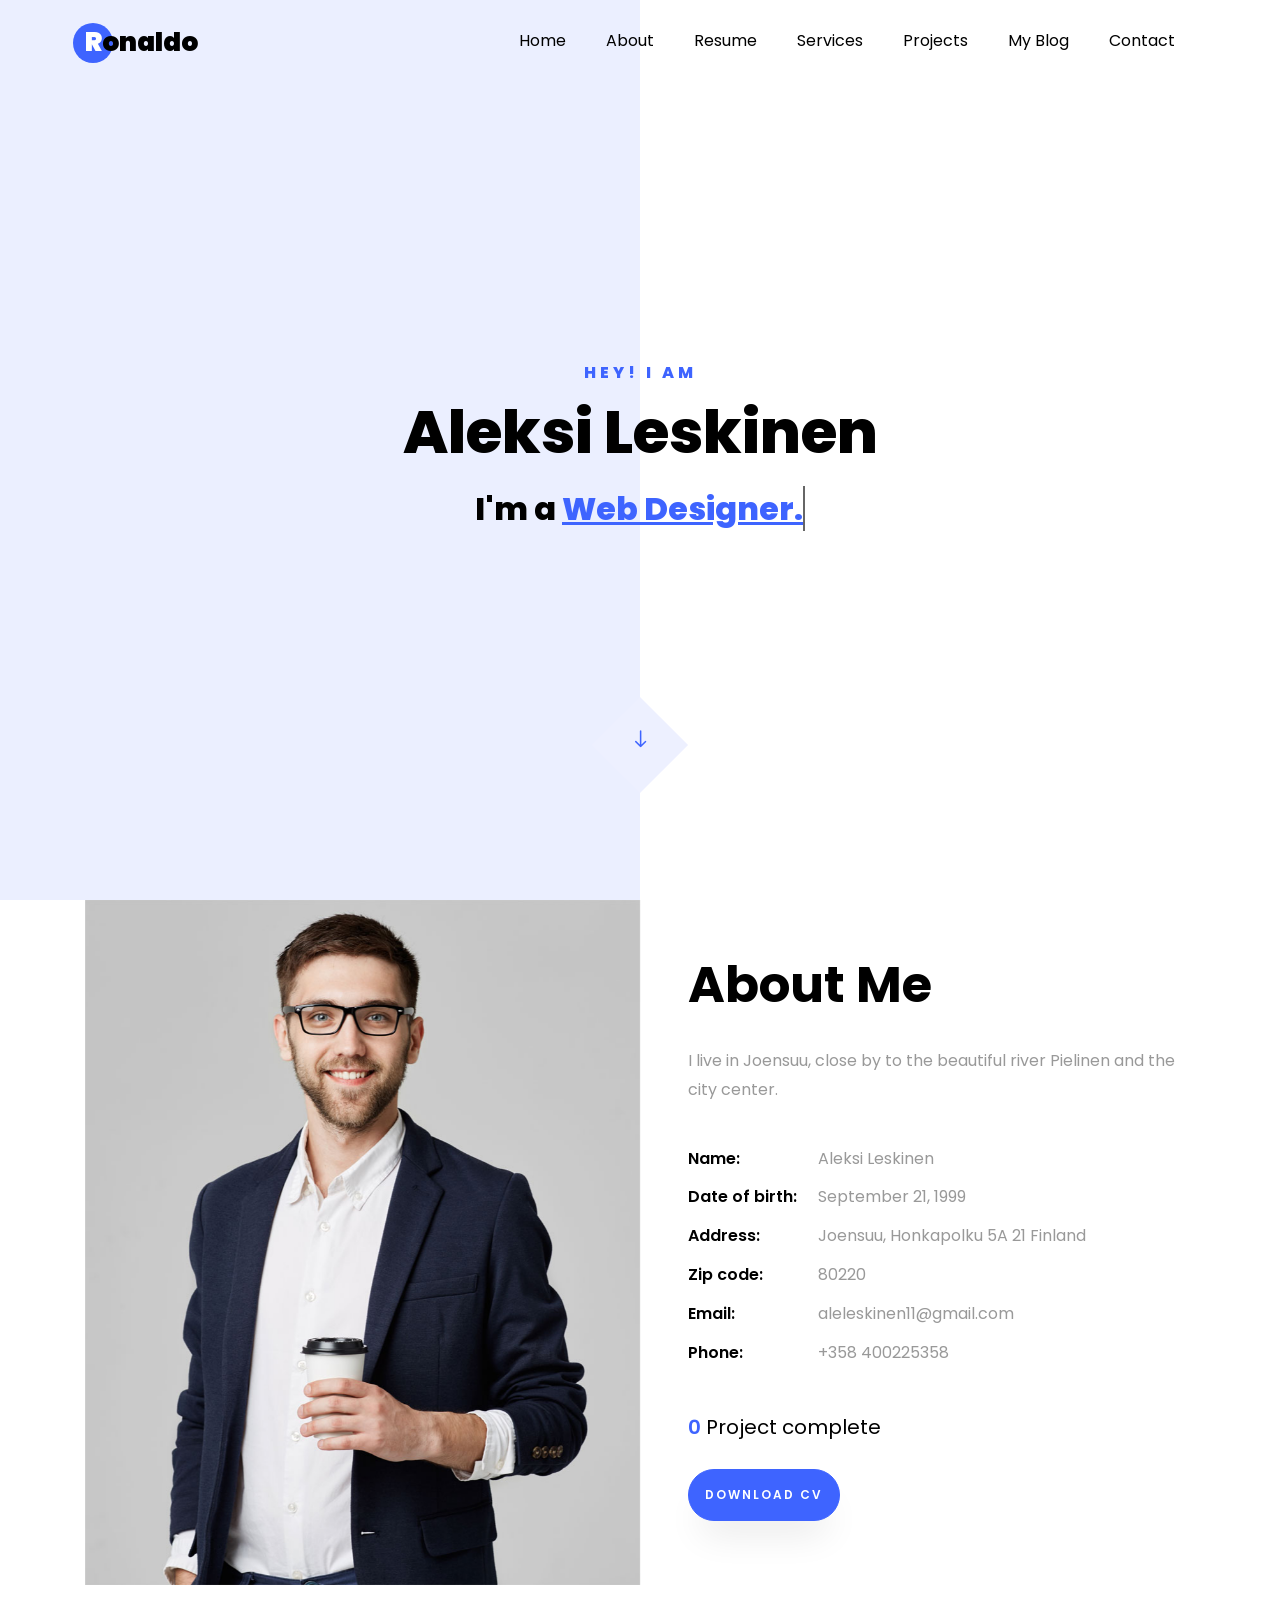
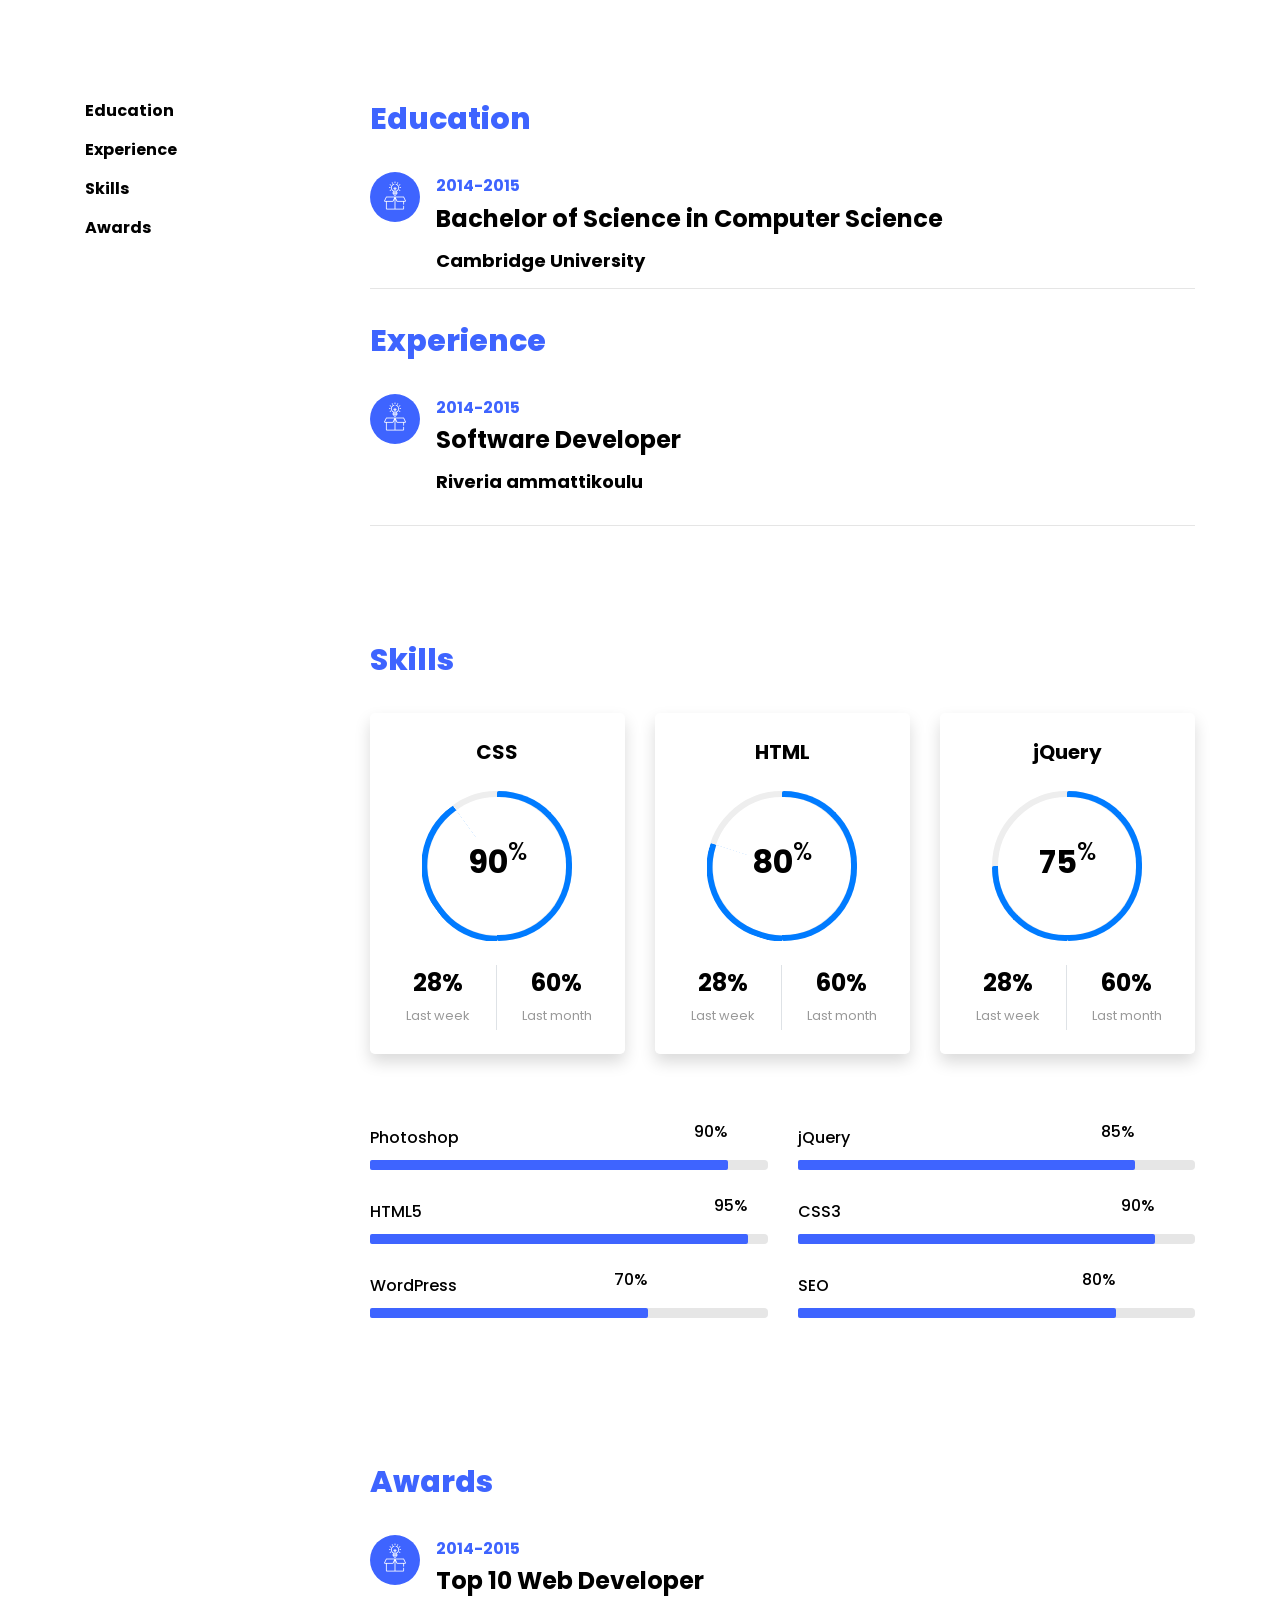
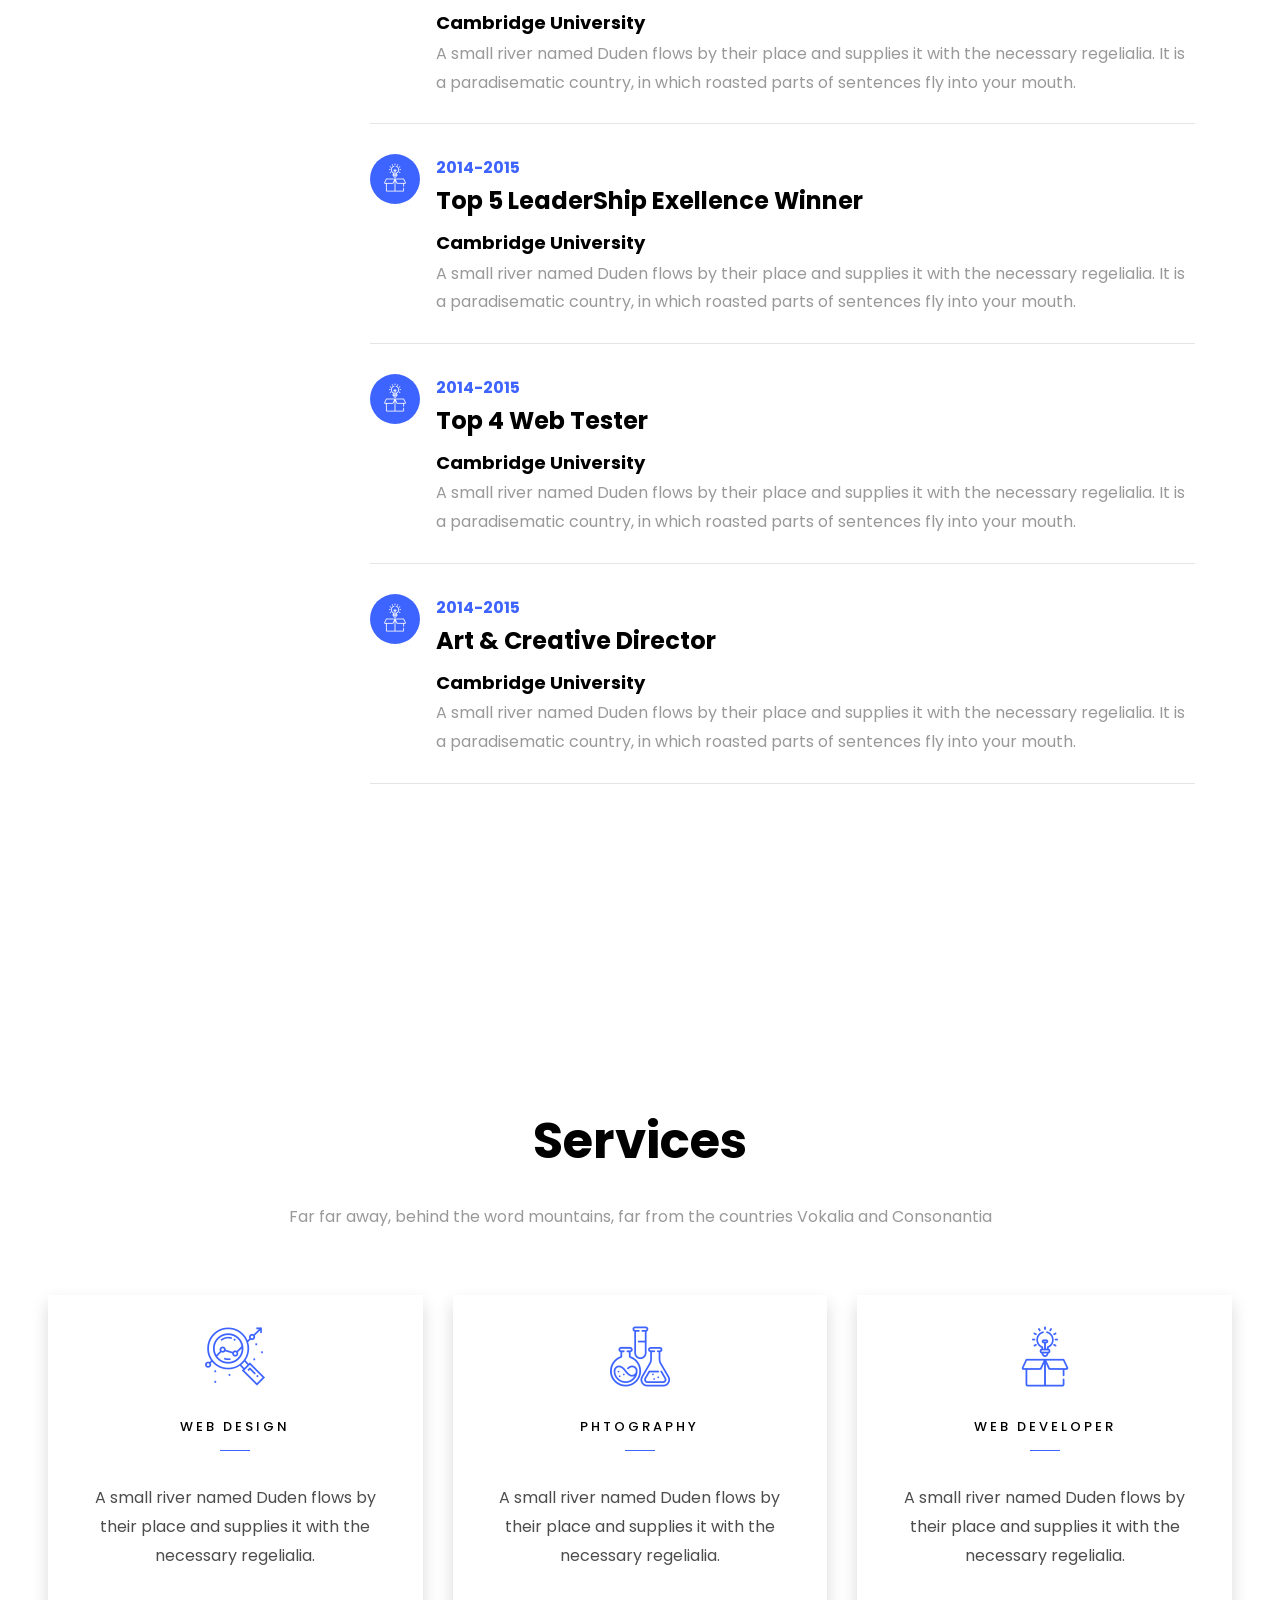
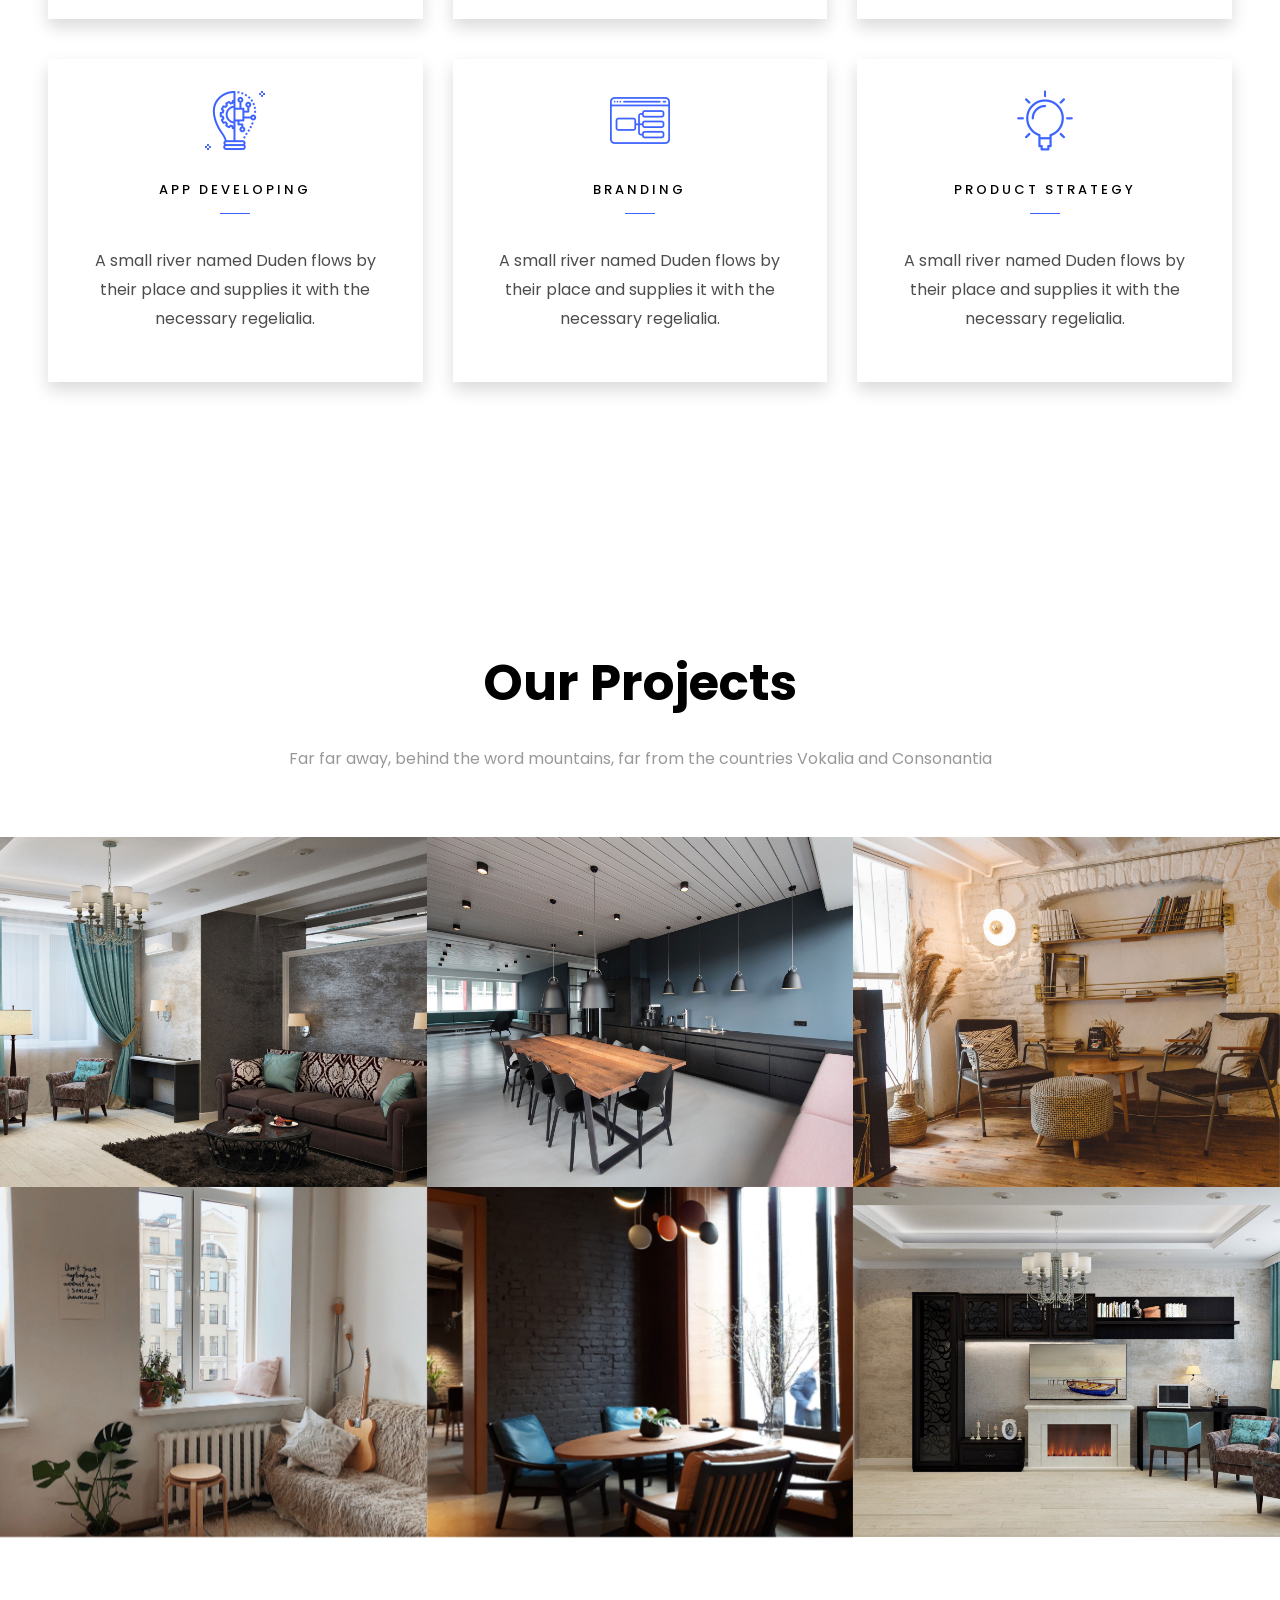
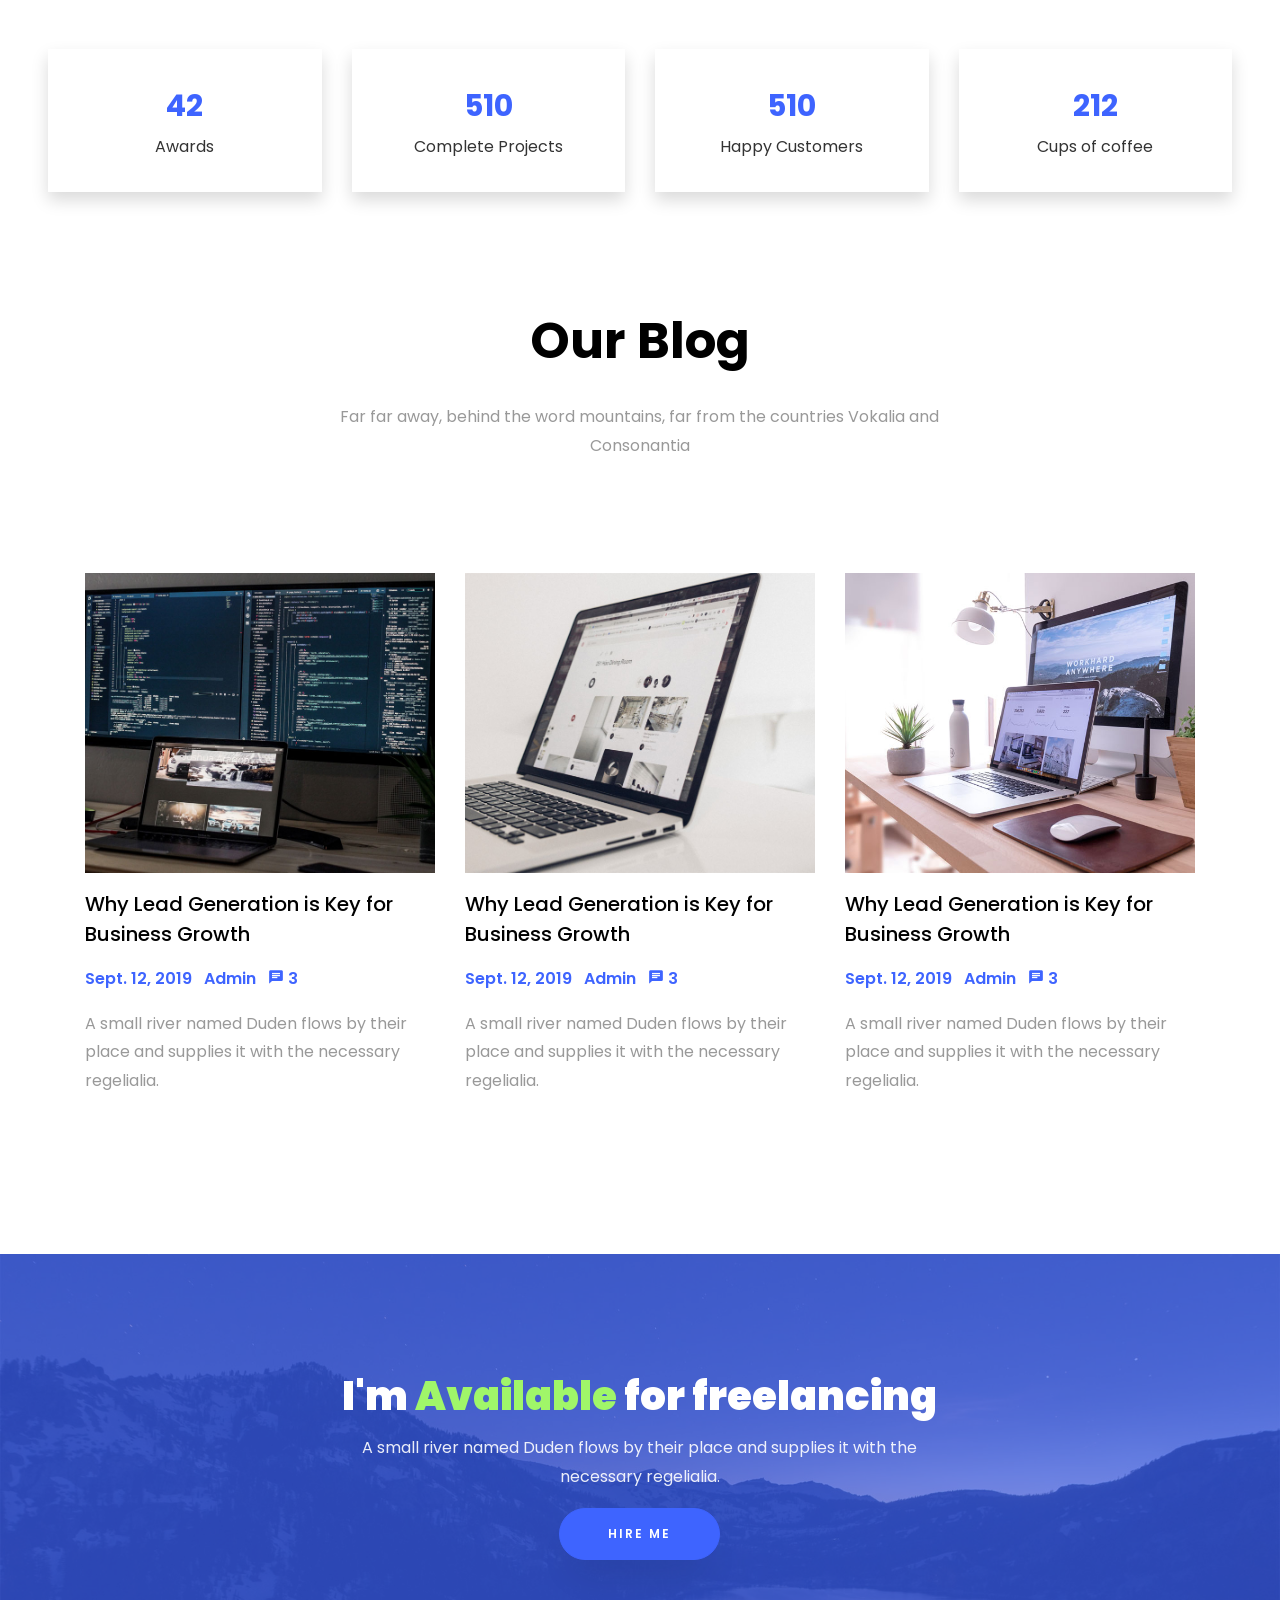
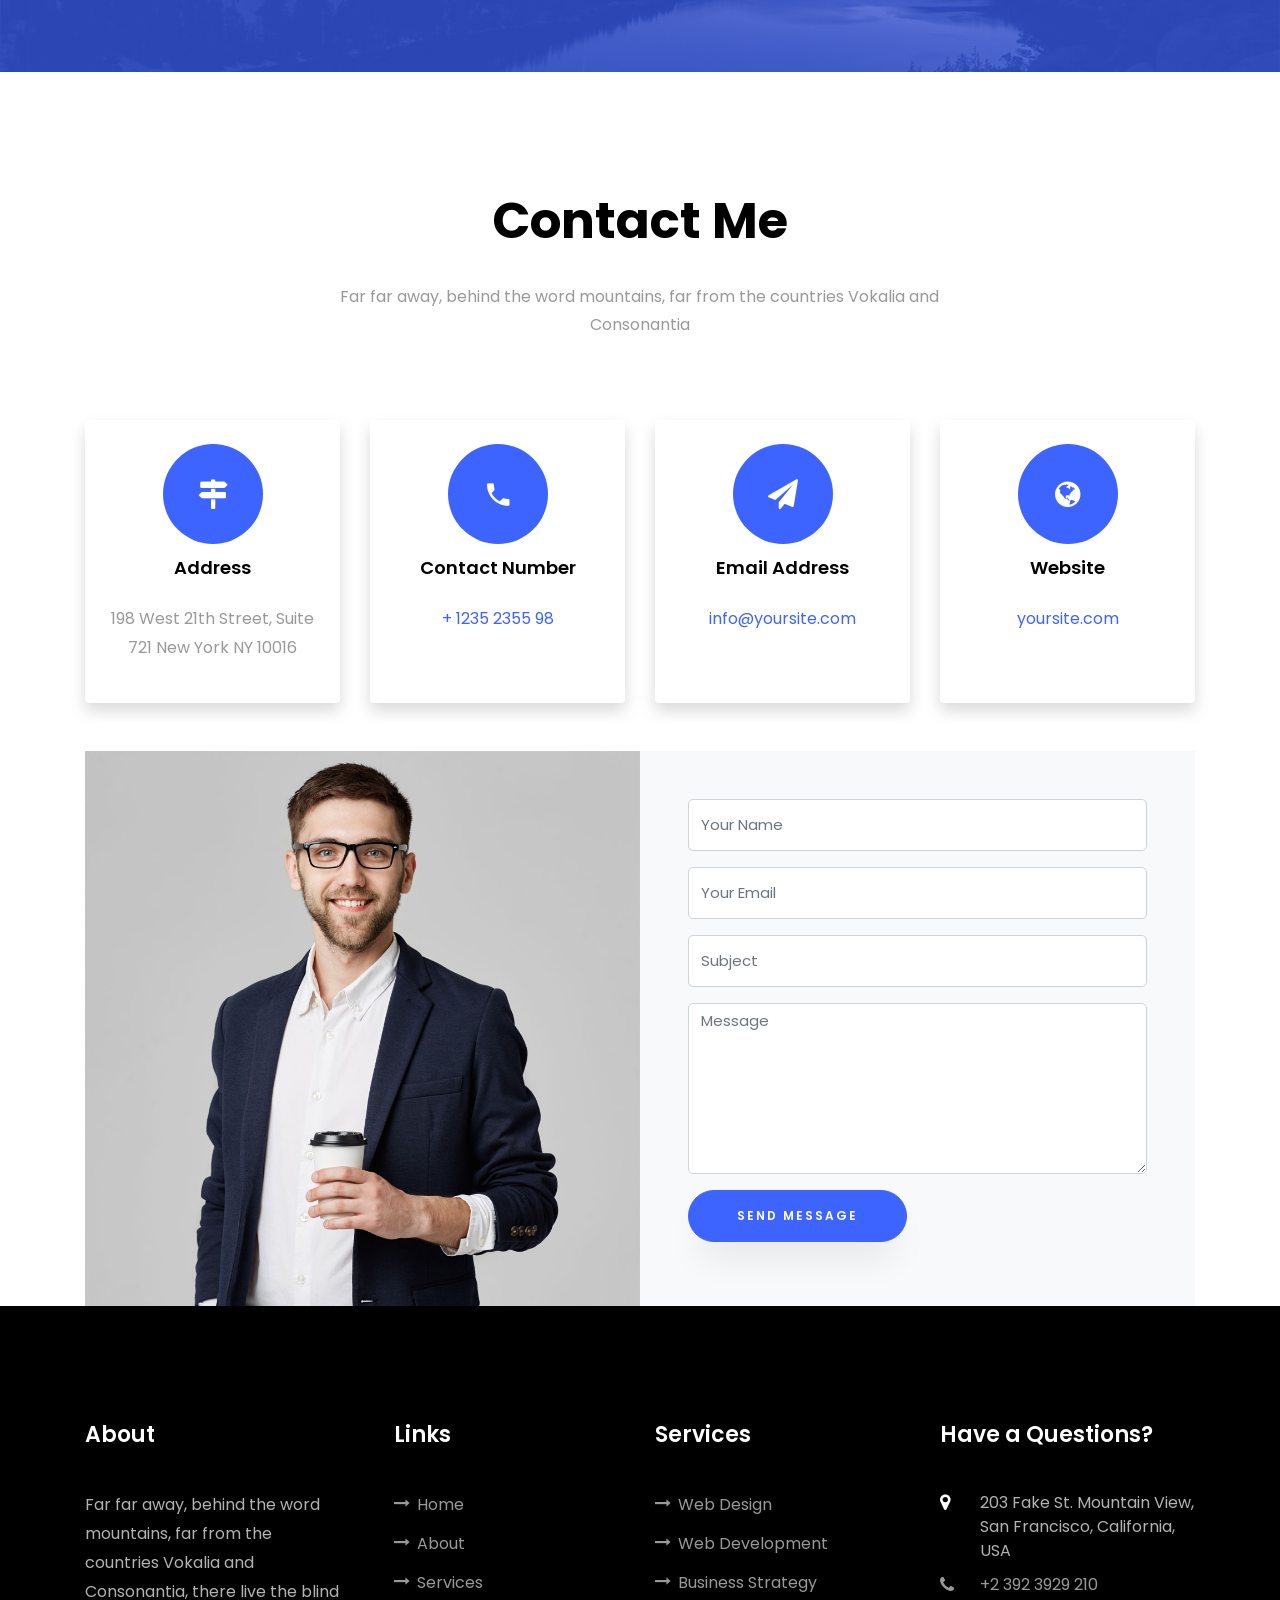
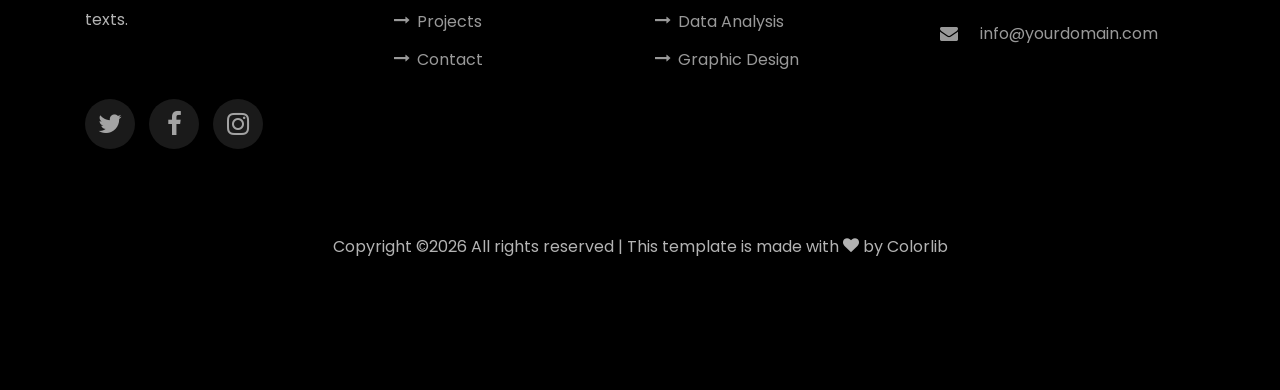
<file: Main files/index.html>
<!DOCTYPE html>
<html lang="en">
  <head>
    <title>Aleksi Leskinen</title>
    <meta charset="utf-8">
    <meta name="viewport" content="width=device-width, initial-scale=1, shrink-to-fit=no">
    
    <link href="https://fonts.googleapis.com/css?family=Poppins:100,200,300,400,500,600,700,800,900" rel="stylesheet">

    <link rel="stylesheet" href="css/open-iconic-bootstrap.min.css">
    <link rel="stylesheet" href="css/animate.css">
    
    <link rel="stylesheet" href="css/owl.carousel.min.css">
    <link rel="stylesheet" href="css/owl.theme.default.min.css">
    <link rel="stylesheet" href="css/magnific-popup.css">

    <link rel="stylesheet" href="css/aos.css">

    <link rel="stylesheet" href="css/ionicons.min.css">
    
    <link rel="stylesheet" href="css/flaticon.css">
    <link rel="stylesheet" href="css/icomoon.css">
    <link rel="stylesheet" href="css/style.css">
  </head>
  <body data-spy="scroll" data-target=".site-navbar-target" data-offset="300">
	  
	  
    <nav class="navbar navbar-expand-lg navbar-dark ftco_navbar ftco-navbar-light site-navbar-target" id="ftco-navbar">
	    <div class="container">
	      <a class="navbar-brand" href="index.html"><span>R</span>onaldo</a>
	      <button class="navbar-toggler js-fh5co-nav-toggle fh5co-nav-toggle" type="button" data-toggle="collapse" data-target="#ftco-nav" aria-controls="ftco-nav" aria-expanded="false" aria-label="Toggle navigation">
	        <span class="oi oi-menu"></span> Menu
	      </button>

	      <div class="collapse navbar-collapse" id="ftco-nav">
	        <ul class="navbar-nav nav ml-auto">
	          <li class="nav-item"><a href="#home-section" class="nav-link"><span>Home</span></a></li>
	          <li class="nav-item"><a href="#about-section" class="nav-link"><span>About</span></a></li>
	          <li class="nav-item"><a href="#resume-section" class="nav-link"><span>Resume</span></a></li>
	          <li class="nav-item"><a href="#services-section" class="nav-link"><span>Services</span></a></li>
	          <li class="nav-item"><a href="#projects-section" class="nav-link"><span>Projects</span></a></li>
	          <li class="nav-item"><a href="#blog-section" class="nav-link"><span>My Blog</span></a></li>
	          <li class="nav-item"><a href="#contact-section" class="nav-link"><span>Contact</span></a></li>
	        </ul>
	      </div>
	    </div>
	  </nav>
	  <section class="hero-wrap js-fullheight">
      <div class="overlay"></div>
      <div class="container">
        <div class="row no-gutters slider-text js-fullheight justify-content-center align-items-center">
          <div class="col-lg-8 col-md-6 ftco-animate d-flex align-items-center">
          	<div class="text text-center">
          		<span class="subheading">Hey! I am</span>
		  				<h1>Aleksi Leskinen</h1>
			  				<h2>I'm a 
								  <span
								     class="txt-rotate"
								     data-period="2000"
								     data-rotate='[ "Web Designer.", "Developer.", "Musician"]'></span>
								</h2>
							</div>
            </div>
          </div>
        </div>
      </div>
      <div class="mouse">
				<a href="#" class="mouse-icon">
					<div class="mouse-wheel"><span class="ion-ios-arrow-round-down"></span></div>
				</a>
			</div>
    </section>

    <section class="ftco-about img ftco-section ftco-no-pt ftco-no-pb" id="about-section">
    	<div class="container">
    		<div class="row d-flex no-gutters">
    			<div class="col-md-6 col-lg-6 d-flex">
    				<div class="img-about img d-flex align-items-stretch">
    					<div class="overlay"></div>
	    				<div class="img d-flex align-self-stretch align-items-center" style="background-image:url(images/about.jpg);">
	    				</div>
    				</div>
    			</div>
    			<div class="col-md-6 col-lg-6 pl-md-5 py-5">
    				<div class="row justify-content-start pb-3">
		          <div class="col-md-12 heading-section ftco-animate">
		          	<h1 class="big">About</h1>
		            <h2 class="mb-4">About Me</h2>
		            <p>I live in Joensuu, close by to the beautiful river Pielinen and the city center. </p>
		            <ul class="about-info mt-4 px-md-0 px-2">
		            	<li class="d-flex"><span>Name:</span> <span>Aleksi Leskinen</span></li>
		            	<li class="d-flex"><span>Date of birth:</span> <span>September 21, 1999</span></li>
		            	<li class="d-flex"><span>Address:</span> <span>Joensuu, Honkapolku 5A 21 Finland</span></li>
		            	<li class="d-flex"><span>Zip code:</span> <span>80220</span></li>
		            	<li class="d-flex"><span>Email:</span> <span>aleleskinen11@gmail.com</span></li>
		            	<li class="d-flex"><span>Phone: </span> <span>+358 400225358</span></li>
		            </ul>
		          </div>
		        </div>
	          <div class="counter-wrap ftco-animate d-flex mt-md-3">
              <div class="text">
              	<p class="mb-4">
	                <span class="number" data-number="1">0</span>
	                <span>Project complete</span>
                </p>
                <p><a href="#" class="btn btn-primary py-3 px-3">Download CV</a></p>
              </div>
	          </div>
	        </div>
        </div>
    	</div>
    </section>

   

    <section class="ftco-section ftco-no-pb goto-here" id="resume-section">
    	<div class="container">
    		<div class="row">
    			<div class="col-md-3">
				    <nav id="navi">
					    <ul>
					      <li><a href="#page-1">Education</a></li>
					      <li><a href="#page-2">Experience</a></li>
					      <li><a href="#page-3">Skills</a></li>
					      <li><a href="#page-4">Awards</a></li>
					    </ul>
					  </nav>
					</div>
					<div class="col-md-9">
					  <div id="page-1" class= "page one">
					  	<h2 class="heading">Education</h2>
					    <div class="resume-wrap d-flex ftco-animate">
					    	<div class="icon d-flex align-items-center justify-content-center">
					    		<span class="flaticon-ideas"></span>
					    	</div>
					    	<div class="text pl-3">
		    					<span class="date">2014-2015</span>
		    					<h2>Bachelor of Science in Computer Science</h2>
		    					<span class="position">Cambridge University</span>
	    					</div>
	    				</div>

					  <div id="page-2" class= "page two">
					  	<h2 class="heading">Experience</h2>
					    <div class="resume-wrap d-flex ftco-animate">
					    	<div class="icon d-flex align-items-center justify-content-center">
					    		<span class="flaticon-ideas"></span>
					    	</div>
					    	<div class="text pl-3">
		    					<span class="date">2014-2015</span>
		    					<h2>Software Developer</h2>
		    					<span class="position">Riveria ammattikoulu</span>
		    					<p></p>
							</div>
					    </div>
					  </div>
					  <div id="page-3" class= "page three">
					  	<h2 class="heading">Skills</h2>
					  	<div class="row progress-circle mb-5">
					  		<div class="col-lg-4 mb-4">
						      <div class="bg-white rounded-lg shadow p-4">
						        <h2 class="h5 font-weight-bold text-center mb-4">CSS</h2>

						        <!-- Progress bar 1 -->
						        <div class="progress mx-auto" data-value='90'>
						          <span class="progress-left">
                        <span class="progress-bar border-primary"></span>
						          </span>
						          <span class="progress-right">
                        <span class="progress-bar border-primary"></span>
						          </span>
						          <div class="progress-value w-100 h-100 rounded-circle d-flex align-items-center justify-content-center">
						            <div class="h2 font-weight-bold">90<sup class="small">%</sup></div>
						          </div>
						        </div>
						        <!-- END -->

						        <!-- Demo info -->
						        <div class="row text-center mt-4">
						          <div class="col-6 border-right">
						            <div class="h4 font-weight-bold mb-0">28%</div><span class="small text-gray">Last week</span>
						          </div>
						          <div class="col-6">
						            <div class="h4 font-weight-bold mb-0">60%</div><span class="small text-gray">Last month</span>
						          </div>
						        </div>
						        <!-- END -->
						      </div>
						    </div>

						    <div class="col-lg-4 mb-4">
						      <div class="bg-white rounded-lg shadow p-4">
						        <h2 class="h5 font-weight-bold text-center mb-4">HTML</h2>

						        <!-- Progress bar 1 -->
						        <div class="progress mx-auto" data-value='80'>
						          <span class="progress-left">
                        <span class="progress-bar border-primary"></span>
						          </span>
						          <span class="progress-right">
                        <span class="progress-bar border-primary"></span>
						          </span>
						          <div class="progress-value w-100 h-100 rounded-circle d-flex align-items-center justify-content-center">
						            <div class="h2 font-weight-bold">80<sup class="small">%</sup></div>
						          </div>
						        </div>
						        <!-- END -->

						        <!-- Demo info -->
						        <div class="row text-center mt-4">
						          <div class="col-6 border-right">
						            <div class="h4 font-weight-bold mb-0">28%</div><span class="small text-gray">Last week</span>
						          </div>
						          <div class="col-6">
						            <div class="h4 font-weight-bold mb-0">60%</div><span class="small text-gray">Last month</span>
						          </div>
						        </div>
						        <!-- END -->
						      </div>
						    </div>

						    <div class="col-lg-4 mb-4">
						      <div class="bg-white rounded-lg shadow p-4">
						        <h2 class="h5 font-weight-bold text-center mb-4">jQuery</h2>

						        <!-- Progress bar 1 -->
						        <div class="progress mx-auto" data-value='75'>
						          <span class="progress-left">
                        <span class="progress-bar border-primary"></span>
						          </span>
						          <span class="progress-right">
                        <span class="progress-bar border-primary"></span>
						          </span>
						          <div class="progress-value w-100 h-100 rounded-circle d-flex align-items-center justify-content-center">
						            <div class="h2 font-weight-bold">75<sup class="small">%</sup></div>
						          </div>
						        </div>
						        <!-- END -->

						        <!-- Demo info -->
						        <div class="row text-center mt-4">
						          <div class="col-6 border-right">
						            <div class="h4 font-weight-bold mb-0">28%</div><span class="small text-gray">Last week</span>
						          </div>
						          <div class="col-6">
						            <div class="h4 font-weight-bold mb-0">60%</div><span class="small text-gray">Last month</span>
						          </div>
						        </div>
						        <!-- END -->
						      </div>
						    </div>
					  	</div>
					  	<div class="row">
					  		<div class="col-md-6 animate-box">
									<div class="progress-wrap ftco-animate">
										<h3>Photoshop</h3>
										<div class="progress">
										 	<div class="progress-bar color-1" role="progressbar" aria-valuenow="90"
										  	aria-valuemin="0" aria-valuemax="100" style="width:90%">
										    <span>90%</span>
										  	</div>
										</div>
									</div>
								</div>
								<div class="col-md-6 animate-box">
									<div class="progress-wrap ftco-animate">
										<h3>jQuery</h3>
										<div class="progress">
										 	<div class="progress-bar color-2" role="progressbar" aria-valuenow="85"
										  	aria-valuemin="0" aria-valuemax="100" style="width:85%">
										    <span>85%</span>
										  	</div>
										</div>
									</div>
								</div>
								<div class="col-md-6 animate-box">
									<div class="progress-wrap ftco-animate">
										<h3>HTML5</h3>
										<div class="progress">
										 	<div class="progress-bar color-3" role="progressbar" aria-valuenow="95"
										  	aria-valuemin="0" aria-valuemax="100" style="width:95%">
										    <span>95%</span>
										  	</div>
										</div>
									</div>
								</div>
								<div class="col-md-6 animate-box">
									<div class="progress-wrap ftco-animate">
										<h3>CSS3</h3>
										<div class="progress">
										 	<div class="progress-bar color-4" role="progressbar" aria-valuenow="90"
										  	aria-valuemin="0" aria-valuemax="100" style="width:90%">
										    <span>90%</span>
										  	</div>
										</div>
									</div>
								</div>
								<div class="col-md-6 animate-box">
									<div class="progress-wrap ftco-animate">
										<h3>WordPress</h3>
										<div class="progress">
										 	<div class="progress-bar color-5" role="progressbar" aria-valuenow="70"
										  	aria-valuemin="0" aria-valuemax="100" style="width:70%">
										    <span>70%</span>
										  	</div>
										</div>
									</div>
								</div>
								<div class="col-md-6 animate-box">
									<div class="progress-wrap ftco-animate">
										<h3>SEO</h3>
										<div class="progress">
										 	<div class="progress-bar color-6" role="progressbar" aria-valuenow="80"
										  	aria-valuemin="0" aria-valuemax="100" style="width:80%">
										    <span>80%</span>
										  	</div>
										</div>
									</div>
								</div>
					  	</div>
					  </div>
					  <div id="page-4" class= "page four">
					    <h2 class="heading">Awards</h2>
					    <div class="resume-wrap d-flex ftco-animate">
					    	<div class="icon d-flex align-items-center justify-content-center">
					    		<span class="flaticon-ideas"></span>
					    	</div>
					    	<div class="text pl-3">
		    					<span class="date">2014-2015</span>
		    					<h2>Top 10 Web Developer</h2>
		    					<span class="position">Cambridge University</span>
		    					<p>A small river named Duden flows by their place and supplies it with the necessary regelialia. It is a paradisematic country, in which roasted parts of sentences fly into your mouth.</p>
	    					</div>
	    				</div>
	    				<div class="resume-wrap d-flex ftco-animate">
	    					<div class="icon d-flex align-items-center justify-content-center">
					    		<span class="flaticon-ideas"></span>
					    	</div>
					    	<div class="text pl-3">
		    					<span class="date">2014-2015</span>
		    					<h2>Top 5 LeaderShip Exellence Winner</h2>
		    					<span class="position">Cambridge University</span>
		    					<p>A small river named Duden flows by their place and supplies it with the necessary regelialia. It is a paradisematic country, in which roasted parts of sentences fly into your mouth.</p>
		    				</div>
	    				</div>
	    				<div class="resume-wrap d-flex ftco-animate">
	    					<div class="icon d-flex align-items-center justify-content-center">
					    		<span class="flaticon-ideas"></span>
					    	</div>
					    	<div class="text pl-3">
		    					<span class="date">2014-2015</span>
		    					<h2>Top 4 Web Tester</h2>
		    					<span class="position">Cambridge University</span>
		    					<p>A small river named Duden flows by their place and supplies it with the necessary regelialia. It is a paradisematic country, in which roasted parts of sentences fly into your mouth.</p>
		    				</div>
	    				</div>
	    				<div class="resume-wrap d-flex ftco-animate">
	    					<div class="icon d-flex align-items-center justify-content-center">
					    		<span class="flaticon-ideas"></span>
					    	</div>
					    	<div class="text pl-3">
		    					<span class="date">2014-2015</span>
		    					<h2>Art &amp; Creative Director</h2>
		    					<span class="position">Cambridge University</span>
		    					<p>A small river named Duden flows by their place and supplies it with the necessary regelialia. It is a paradisematic country, in which roasted parts of sentences fly into your mouth.</p>
		    				</div>
	    				</div>
					  </div>
					</div>
			  </div>
    	</div>
    </section>

    <section class="ftco-section" id="services-section">
    	<div class="container-fluid px-md-5">
    		<div class="row justify-content-center py-5 mt-5">
          <div class="col-md-12 heading-section text-center ftco-animate">
          	<h1 class="big big-2">Services</h1>
            <h2 class="mb-4">Services</h2>
            <p>Far far away, behind the word mountains, far from the countries Vokalia and Consonantia</p>
          </div>
        </div>
    		<div class="row">
					<div class="col-md-4 text-center d-flex ftco-animate">
						<a href="#" class="services-1 shadow">
							<span class="icon">
								<i class="flaticon-analysis"></i>
							</span>
							<div class="desc">
								<h3 class="mb-5">Web Design</h3>
								<p>A small river named Duden flows by their place and supplies it with the necessary regelialia.</p>
							</div>
						</a>
					</div>
					<div class="col-md-4 text-center d-flex ftco-animate">
						<a href="#" class="services-1 shadow">
							<span class="icon">
								<i class="flaticon-flasks"></i>
							</span>
							<div class="desc">
								<h3 class="mb-5">Phtography</h3>
								<p>A small river named Duden flows by their place and supplies it with the necessary regelialia.</p>
							</div>
						</a>
					</div>
					<div class="col-md-4 text-center d-flex ftco-animate">
						<a href="#" class="services-1 shadow">
							<span class="icon">
								<i class="flaticon-ideas"></i>
							</span>
							<div class="desc">
								<h3 class="mb-5">Web Developer</h3>
								<p>A small river named Duden flows by their place and supplies it with the necessary regelialia.</p>
							</div>
						</a>
					</div>

					<div class="col-md-4 text-center d-flex ftco-animate">
						<a href="#" class="services-1 shadow">
							<span class="icon">
								<i class="flaticon-innovation"></i>
							</span>
							<div class="desc">
								<h3 class="mb-5">App Developing</h3>
								<p>A small river named Duden flows by their place and supplies it with the necessary regelialia.</p>
							</div>
						</a>
					</div>
					<div class="col-md-4 text-center d-flex ftco-animate">
						<a href="#" class="services-1 shadow">
							<span class="icon">
								<i class="flaticon-ux-design"></i>
							</span>
							<div class="desc">
								<h3 class="mb-5">Branding</h3>
								<p>A small river named Duden flows by their place and supplies it with the necessary regelialia.</p>
							</div>
						</a>
					</div>
					<div class="col-md-4 text-center d-flex ftco-animate">
						<a href="#" class="services-1 shadow">
							<span class="icon">
								<i class="flaticon-idea"></i>
							</span>
							<div class="desc">
								<h3 class="mb-5">Product Strategy</h3>
								<p>A small river named Duden flows by their place and supplies it with the necessary regelialia.</p>
							</div>
						</a>
					</div>
				</div>
    	</div>
    </section>
 

    <section class="ftco-section ftco-project" id="projects-section">
    	<div class="container-fluid px-md-0">
    		<div class="row no-gutters justify-content-center pb-5">
          <div class="col-md-12 heading-section text-center ftco-animate">
          	<h1 class="big big-2">Projects</h1>
            <h2 class="mb-4">Our Projects</h2>
            <p>Far far away, behind the word mountains, far from the countries Vokalia and Consonantia</p>
          </div>
        </div>
    		<div class="row no-gutters">
    			<div class="col-md-4">
    				<div class="project img ftco-animate d-flex justify-content-center align-items-center" style="background-image: url(images/work-1.jpg);">
    					<div class="overlay"></div>
	    				<div class="text text-center p-4">
	    					<h3><a href="#">Branding &amp; Illustration Design</a></h3>
	    					<span>Web Design</span>
	    				</div>
    				</div>
  				</div>
  				<div class="col-md-4">
    				<div class="project img ftco-animate d-flex justify-content-center align-items-center" style="background-image: url(images/work-2.jpg);">
    					<div class="overlay"></div>
	    				<div class="text text-center p-4">
	    					<h3><a href="#">Branding &amp; Illustration Design</a></h3>
	    					<span>Web Design</span>
	    				</div>
    				</div>
  				</div>

    			<div class="col-md-4">
    				<div class="project img ftco-animate d-flex justify-content-center align-items-center" style="background-image: url(images/work-3.jpg);">
    					<div class="overlay"></div>
	    				<div class="text text-center p-4">
	    					<h3><a href="#">Branding &amp; Illustration Design</a></h3>
	    					<span>Web Design</span>
	    				</div>
    				</div>
    			</div>
    			<div class="col-md-4">
    				<div class="project img ftco-animate d-flex justify-content-center align-items-center" style="background-image: url(images/work-4.jpg);">
    					<div class="overlay"></div>
	    				<div class="text text-center p-4">
	    					<h3><a href="#">Branding &amp; Illustration Design</a></h3>
	    					<span>Web Design</span>
	    				</div>
    				</div>
    			</div>
    			<div class="col-md-4">
    				<div class="project img ftco-animate d-flex justify-content-center align-items-center" style="background-image: url(images/work-5.jpg);">
    					<div class="overlay"></div>
	    				<div class="text text-center p-4">
	    					<h3><a href="#">Branding &amp; Illustration Design</a></h3>
	    					<span>Web Design</span>
	    				</div>
    				</div>
    			</div>
    			<div class="col-md-4">
    				<div class="project img ftco-animate d-flex justify-content-center align-items-center" style="background-image: url(images/work-6.jpg);">
    					<div class="overlay"></div>
	    				<div class="text text-center p-4">
	    					<h3><a href="#">Branding &amp; Illustration Design</a></h3>
	    					<span>Web Design</span>
	    				</div>
    				</div>
    			</div>
    		</div>
    	</div>
    </section>

    <section class="ftco-section ftco-no-pt ftco-no-pb ftco-counter img" id="section-counter">
    	<div class="container-fluid px-md-5">
				<div class="row d-md-flex align-items-center">
          <div class="col-md d-flex justify-content-center counter-wrap ftco-animate">
            <div class="block-18 shadow">
              <div class="text">
                <strong class="number" data-number="100">0</strong>
                <span>Awards</span>
              </div>
            </div>
          </div>
          <div class="col-md d-flex justify-content-center counter-wrap ftco-animate">
            <div class="block-18 shadow">
              <div class="text">
                <strong class="number" data-number="1200">0</strong>
                <span>Complete Projects</span>
              </div>
            </div>
          </div>
          <div class="col-md d-flex justify-content-center counter-wrap ftco-animate">
            <div class="block-18 shadow">
              <div class="text">
                <strong class="number" data-number="1200">0</strong>
                <span>Happy Customers</span>
              </div>
            </div>
          </div>
          <div class="col-md d-flex justify-content-center counter-wrap ftco-animate">
            <div class="block-18 shadow">
              <div class="text">
                <strong class="number" data-number="500">0</strong>
                <span>Cups of coffee</span>
              </div>
            </div>
          </div>
        </div>
      </div>
    </section>


    <section class="ftco-section" id="blog-section">
      <div class="container">
        <div class="row justify-content-center mb-5 pb-5">
          <div class="col-md-7 heading-section text-center ftco-animate">
            <h1 class="big big-2">Blog</h1>
            <h2 class="mb-4">Our Blog</h2>
            <p>Far far away, behind the word mountains, far from the countries Vokalia and Consonantia</p>
          </div>
        </div>
        <div class="row d-flex">
          <div class="col-md-4 d-flex ftco-animate">
          	<div class="blog-entry justify-content-end">
              <a href="single.html" class="block-20" style="background-image: url('images/image_1.jpg');">
              </a>
              <div class="text mt-3 float-right d-block">
                <h3 class="heading"><a href="single.html">Why Lead Generation is Key for Business Growth</a></h3>
                <div class="d-flex align-items-center mb-3 meta">
	                <p class="mb-0">
	                	<span class="mr-2">Sept. 12, 2019</span>
	                	<a href="#" class="mr-2">Admin</a>
	                	<a href="#" class="meta-chat"><span class="icon-chat"></span> 3</a>
	                </p>
                </div>
                <p>A small river named Duden flows by their place and supplies it with the necessary regelialia.</p>
              </div>
            </div>
          </div>
          <div class="col-md-4 d-flex ftco-animate">
          	<div class="blog-entry justify-content-end">
              <a href="single.html" class="block-20" style="background-image: url('images/image_2.jpg');">
              </a>
              <div class="text mt-3 float-right d-block">
                <h3 class="heading"><a href="single.html">Why Lead Generation is Key for Business Growth</a></h3>
                <div class="d-flex align-items-center mb-3 meta">
	                <p class="mb-0">
	                	<span class="mr-2">Sept. 12, 2019</span>
	                	<a href="#" class="mr-2">Admin</a>
	                	<a href="#" class="meta-chat"><span class="icon-chat"></span> 3</a>
	                </p>
                </div>
                <p>A small river named Duden flows by their place and supplies it with the necessary regelialia.</p>
              </div>
            </div>
          </div>
          <div class="col-md-4 d-flex ftco-animate">
          	<div class="blog-entry">
              <a href="single.html" class="block-20" style="background-image: url('images/image_3.jpg');">
              </a>
              <div class="text mt-3 float-right d-block">
                <h3 class="heading"><a href="single.html">Why Lead Generation is Key for Business Growth</a></h3>
                <div class="d-flex align-items-center mb-3 meta">
	                <p class="mb-0">
	                	<span class="mr-2">Sept. 12, 2019</span>
	                	<a href="#" class="mr-2">Admin</a>
	                	<a href="#" class="meta-chat"><span class="icon-chat"></span> 3</a>
	                </p>
                </div>
                <p>A small river named Duden flows by their place and supplies it with the necessary regelialia.</p>
              </div>
            </div>
          </div>
        </div>
      </div>
    </section>

    <section class="ftco-section ftco-hireme img" style="background-image: url(images/bg_1.jpg)">
    	<div class="overlay"></div>
			<div class="container">
				<div class="row justify-content-center">
					<div class="col-md-7 ftco-animate text-center">
						<h2>I'm <span>Available</span> for freelancing</h2>
						<p>A small river named Duden flows by their place and supplies it with the necessary regelialia.</p>
						<p class="mb-0"><a href="#" class="btn btn-primary py-3 px-5">Hire me</a></p>
					</div>
				</div>
			</div>
		</section>

    <section class="ftco-section contact-section ftco-no-pb" id="contact-section">
      <div class="container">
      	<div class="row justify-content-center mb-5 pb-3">
          <div class="col-md-7 heading-section text-center ftco-animate">
            <h1 class="big big-2">Contact</h1>
            <h2 class="mb-4">Contact Me</h2>
            <p>Far far away, behind the word mountains, far from the countries Vokalia and Consonantia</p>
          </div>
        </div>

        <div class="row d-flex contact-info mb-5">
          <div class="col-md-6 col-lg-3 d-flex ftco-animate">
          	<div class="align-self-stretch box text-center p-4 shadow">
          		<div class="icon d-flex align-items-center justify-content-center">
          			<span class="icon-map-signs"></span>
          		</div>
          		<div>
	          		<h3 class="mb-4">Address</h3>
		            <p>198 West 21th Street, Suite 721 New York NY 10016</p>
		          </div>
	          </div>
          </div>
          <div class="col-md-6 col-lg-3 d-flex ftco-animate">
          	<div class="align-self-stretch box text-center p-4 shadow">
          		<div class="icon d-flex align-items-center justify-content-center">
          			<span class="icon-phone2"></span>
          		</div>
          		<div>
	          		<h3 class="mb-4">Contact Number</h3>
		            <p><a href="tel://1234567920">+ 1235 2355 98</a></p>
	            </div>
	          </div>
          </div>
          <div class="col-md-6 col-lg-3 d-flex ftco-animate">
          	<div class="align-self-stretch box text-center p-4 shadow">
          		<div class="icon d-flex align-items-center justify-content-center">
          			<span class="icon-paper-plane"></span>
          		</div>
          		<div>
	          		<h3 class="mb-4">Email Address</h3>
		            <p><a href="mailto:info@yoursite.com">info@yoursite.com</a></p>
		          </div>
	          </div>
          </div>
          <div class="col-md-6 col-lg-3 d-flex ftco-animate">
          	<div class="align-self-stretch box text-center p-4 shadow">
          		<div class="icon d-flex align-items-center justify-content-center">
          			<span class="icon-globe"></span>
          		</div>
          		<div>
	          		<h3 class="mb-4">Website</h3>
		            <p><a href="#">yoursite.com</a></p>
	            </div>
	          </div>
          </div>
        </div>

        <div class="row no-gutters block-9">
          <div class="col-md-6 order-md-last d-flex">
            <form action="#" class="bg-light p-4 p-md-5 contact-form">
              <div class="form-group">
                <input type="text" class="form-control" placeholder="Your Name">
              </div>
              <div class="form-group">
                <input type="text" class="form-control" placeholder="Your Email">
              </div>
              <div class="form-group">
                <input type="text" class="form-control" placeholder="Subject">
              </div>
              <div class="form-group">
                <textarea name="" id="" cols="30" rows="7" class="form-control" placeholder="Message"></textarea>
              </div>
              <div class="form-group">
                <input type="submit" value="Send Message" class="btn btn-primary py-3 px-5">
              </div>
            </form>
          
          </div>

          <div class="col-md-6 d-flex">
          	<div class="img" style="background-image: url(images/about.jpg);"></div>
          </div>
        </div>
      </div>
    </section>
		

    <footer class="ftco-footer ftco-section">
      <div class="container">
        <div class="row mb-5">
          <div class="col-md">
            <div class="ftco-footer-widget mb-4">
              <h2 class="ftco-heading-2">About</h2>
              <p>Far far away, behind the word mountains, far from the countries Vokalia and Consonantia, there live the blind texts.</p>
              <ul class="ftco-footer-social list-unstyled float-md-left float-lft mt-5">
                <li class="ftco-animate"><a href="#"><span class="icon-twitter"></span></a></li>
                <li class="ftco-animate"><a href="#"><span class="icon-facebook"></span></a></li>
                <li class="ftco-animate"><a href="#"><span class="icon-instagram"></span></a></li>
              </ul>
            </div>
          </div>
          <div class="col-md">
            <div class="ftco-footer-widget mb-4 ml-md-4">
              <h2 class="ftco-heading-2">Links</h2>
              <ul class="list-unstyled">
                <li><a href="#"><span class="icon-long-arrow-right mr-2"></span>Home</a></li>
                <li><a href="#"><span class="icon-long-arrow-right mr-2"></span>About</a></li>
                <li><a href="#"><span class="icon-long-arrow-right mr-2"></span>Services</a></li>
                <li><a href="#"><span class="icon-long-arrow-right mr-2"></span>Projects</a></li>
                <li><a href="#"><span class="icon-long-arrow-right mr-2"></span>Contact</a></li>
              </ul>
            </div>
          </div>
          <div class="col-md">
             <div class="ftco-footer-widget mb-4">
              <h2 class="ftco-heading-2">Services</h2>
              <ul class="list-unstyled">
                <li><a href="#"><span class="icon-long-arrow-right mr-2"></span>Web Design</a></li>
                <li><a href="#"><span class="icon-long-arrow-right mr-2"></span>Web Development</a></li>
                <li><a href="#"><span class="icon-long-arrow-right mr-2"></span>Business Strategy</a></li>
                <li><a href="#"><span class="icon-long-arrow-right mr-2"></span>Data Analysis</a></li>
                <li><a href="#"><span class="icon-long-arrow-right mr-2"></span>Graphic Design</a></li>
              </ul>
            </div>
          </div>
          <div class="col-md">
            <div class="ftco-footer-widget mb-4">
            	<h2 class="ftco-heading-2">Have a Questions?</h2>
            	<div class="block-23 mb-3">
	              <ul>
	                <li><span class="icon icon-map-marker"></span><span class="text">203 Fake St. Mountain View, San Francisco, California, USA</span></li>
	                <li><a href="#"><span class="icon icon-phone"></span><span class="text">+2 392 3929 210</span></a></li>
	                <li><a href="#"><span class="icon icon-envelope"></span><span class="text">info@yourdomain.com</span></a></li>
	              </ul>
	            </div>
            </div>
          </div>
        </div>
        <div class="row">
          <div class="col-md-12 text-center">

            <p><!-- Link back to Colorlib can't be removed. Template is licensed under CC BY 3.0. -->
  Copyright &copy;<script>document.write(new Date().getFullYear());</script> All rights reserved | This template is made with <i class="icon-heart color-danger" aria-hidden="true"></i> by <a href="https://colorlib.com" target="_blank">Colorlib</a>
  <!-- Link back to Colorlib can't be removed. Template is licensed under CC BY 3.0. --></p>
          </div>
        </div>
      </div>
    </footer>
    
  

  <!-- loader -->
  <div id="ftco-loader" class="show fullscreen"><svg class="circular" width="48px" height="48px"><circle class="path-bg" cx="24" cy="24" r="22" fill="none" stroke-width="4" stroke="#eeeeee"/><circle class="path" cx="24" cy="24" r="22" fill="none" stroke-width="4" stroke-miterlimit="10" stroke="#F96D00"/></svg></div>


  <script src="js/jquery.min.js"></script>
  <script src="js/jquery-migrate-3.0.1.min.js"></script>
  <script src="js/popper.min.js"></script>
  <script src="js/bootstrap.min.js"></script>
  <script src="js/jquery.easing.1.3.js"></script>
  <script src="js/jquery.waypoints.min.js"></script>
  <script src="js/jquery.stellar.min.js"></script>
  <script src="js/owl.carousel.min.js"></script>
  <script src="js/jquery.magnific-popup.min.js"></script>
  <script src="js/aos.js"></script>
  <script src="js/jquery.animateNumber.min.js"></script>
  <script src="js/scrollax.min.js"></script>
  
  <script src="js/main.js"></script>
    
  </body>
</html>
</file>
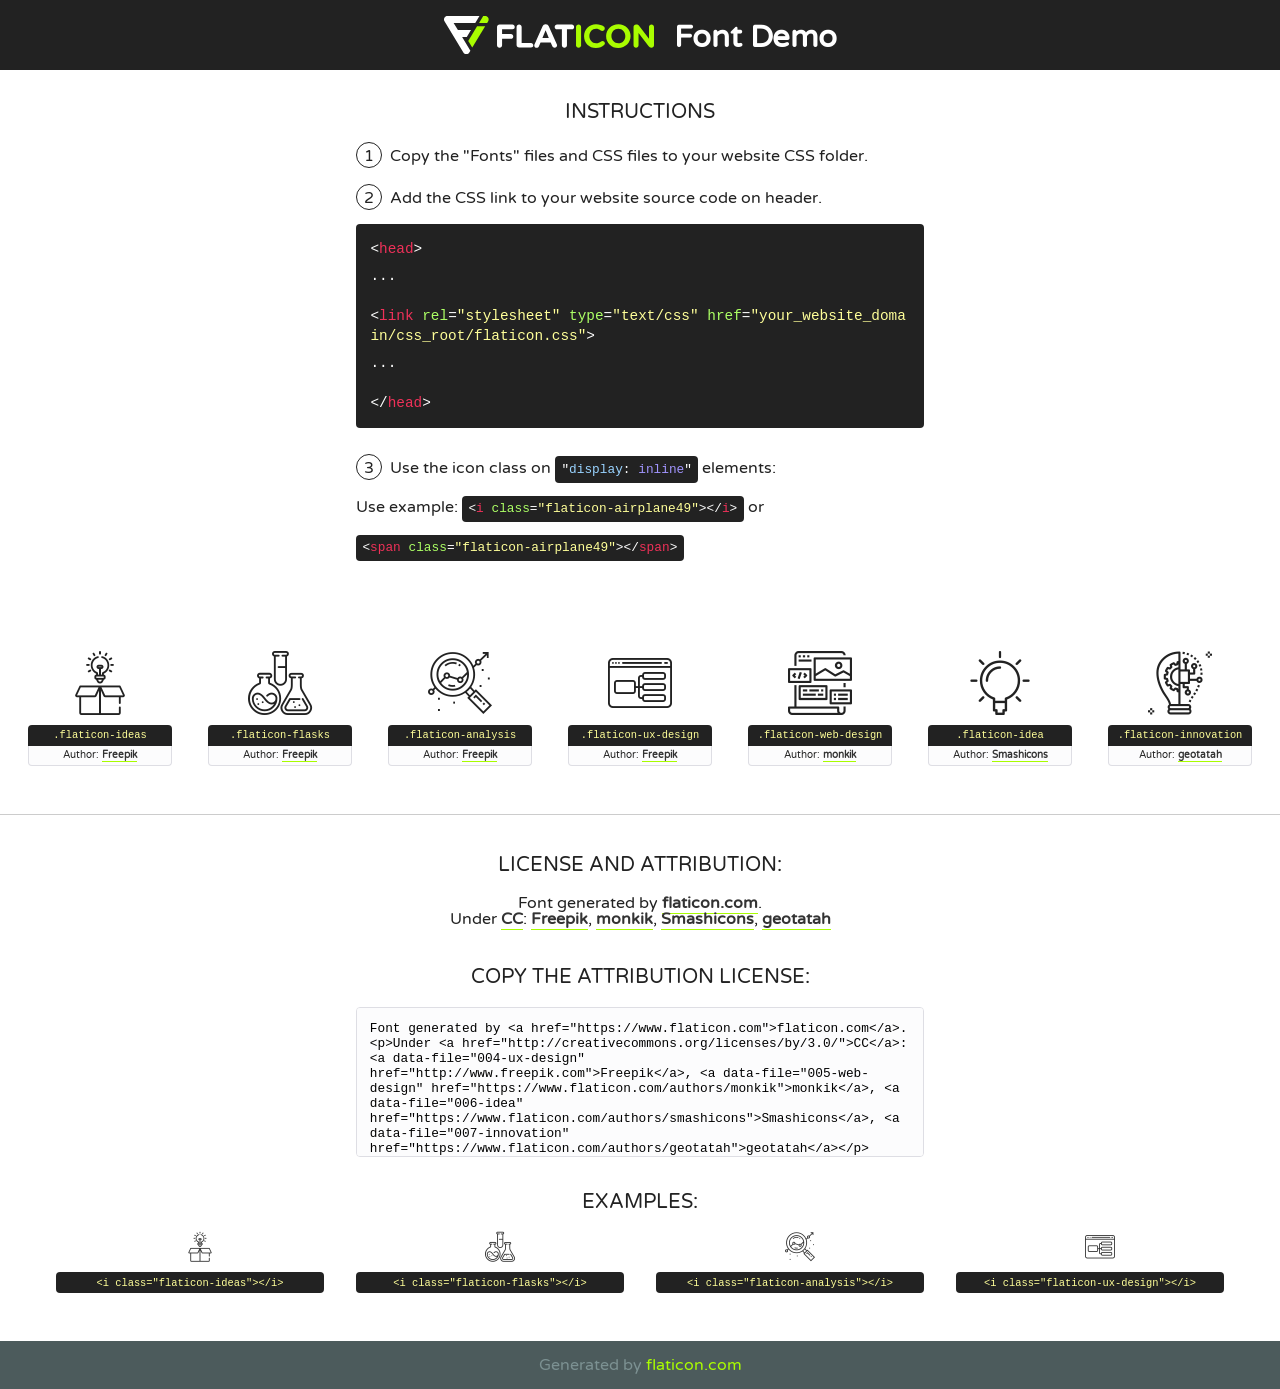
<file: fonts/flaticon/font/flaticon.html>
<!DOCTYPE html>
<!--
  Flaticon icon font: Flaticon
  Creation date: 20/03/2019 02:18
-->
<html>
<!DOCTYPE html>
<html>

<head>
    <title>Flaticon WebFont</title>
    <link href="http://fonts.googleapis.com/css?family=Varela+Round" rel="stylesheet" type="text/css" />
    <link rel="stylesheet" type="text/css" href="flaticon.css">
    <meta charset="UTF-8">
    <style>
    html, body, div, span, applet, object, iframe,
    h1, h2, h3, h4, h5, h6, p, blockquote, pre,
    a, abbr, acronym, address, big, cite, code,
    del, dfn, em, img, ins, kbd, q, s, samp,
    small, strike, strong, sub, sup, tt, var,
    b, u, i, center,
    dl, dt, dd, ol, ul, li,
    fieldset, form, label, legend,
    table, caption, tbody, tfoot, thead, tr, th, td,
    article, aside, canvas, details, embed, 
    figure, figcaption, footer, header, hgroup, 
    menu, nav, output, ruby, section, summary,
    time, mark, audio, video {
        margin: 0;
        padding: 0;
        border: 0;
        font-size: 100%;
        font: inherit;
        vertical-align: baseline;
    }
    /* HTML5 display-role reset for older browsers */
    article, aside, details, figcaption, figure, 
    footer, header, hgroup, menu, nav, section {
        display: block;
    }
    body {
        line-height: 1;
    }
    ol, ul {
        list-style: none;
    }
    blockquote, q {
        quotes: none;
    }
    blockquote:before, blockquote:after,
    q:before, q:after {
        content: '';
        content: none;
    }
    table {
        border-collapse: collapse;
        border-spacing: 0;
    }
    body {
        font-family: 'Varela Round', Helvetica, Arial, sans-serif;
        font-size: 16px;
        color: #222;
    }
    a {
        color: #333;
        border-bottom: 1px solid #a9fd00;
        font-weight: bold;
        text-decoration: none;
    }
    * {
        -moz-box-sizing: border-box;
        -webkit-box-sizing: border-box;
        box-sizing: border-box;
        margin: 0;
        padding: 0;
    }
    [class^="flaticon-"]:before, [class*=" flaticon-"]:before, [class^="flaticon-"]:after, [class*=" flaticon-"]:after {
        font-family: Flaticon;
        font-size: 30px;
        font-style: normal;
        margin-left: 20px;
        color: #333;
    }
    .wrapper {
        max-width: 600px;
        margin: auto;
        padding: 0 1em;
    }
    .title {
        font-size: 1.25em;
        text-align: center;
        margin-bottom: 1em;
        text-transform: uppercase;
    }
    header {
        text-align: center;
        background-color: #222;
        color: #fff;
        padding: 1em;
    }
    header .logo {
        width: 210px;
        height: 38px;
        display: inline-block;
        vertical-align: middle;
        margin-right: 1em;
        border: none;
    }
    header strong {
        font-size: 1.95em;
        font-weight: bold;
        vertical-align: middle;
        margin-top: 5px;
        display: inline-block;
    }
    .demo {
        margin: 2em auto;
        line-height: 1.25em;
    }
    .demo ul li {
        margin-bottom: 1em;
    }
    .demo ul li .num {
        color: #222;
        border-radius: 20px;
        display: inline-block;
        width: 26px;
        padding: 3px;
        height: 26px;
        text-align: center;
        margin-right: 0.5em;
        border: 1px solid #222;
    }
    .demo ul li code {
        background-color: #222;
        border-radius: 4px;
        padding: 0.25em 0.5em;
        display: inline-block;
        color: #fff;
        font-family: Consolas,Monaco,Lucida Console,Liberation Mono,DejaVu Sans Mono,Bitstream Vera Sans Mono,Courier New, monospace;
        font-weight: lighter;
        margin-top: 1em;
        font-size: 0.8em;
        word-break: break-all;
    }
    .demo ul li code.big {
        padding: 1em;
        font-size: 0.9em;
    }
    .demo ul li code .red {
        color: #EF3159;
    }
    .demo ul li code .green {
        color: #ACFF65;
    }
    .demo ul li code .yellow {
        color: #FFFF99;
    }
    .demo ul li code .blue {
        color: #99D3FF;
    }
    .demo ul li code .purple {
        color: #A295FF;
    }
    .demo ul li code .dots {
        margin-top: 0.5em;
        display: block;
    }
    #glyphs {
        border-bottom: 1px solid #ccc;
        padding: 2em 0;
        text-align: center;
    }
    .glyph {
        display: inline-block;
        width: 9em;
        margin: 1em;
        text-align: center;
        vertical-align: top;
        background: #FFF;
    }
    .glyph .glyph-icon {
        padding: 10px;
        display: block;
        font-family:"Flaticon";
        font-size: 64px;
        line-height: 1;
    }
    .glyph .glyph-icon:before {
        font-size: 64px;
        color: #222;
        margin-left: 0;
    }
    .class-name {
        font-size: 0.65em;
        background-color: #222;
        color: #fff;
        border-radius: 4px 4px 0 0;
        padding: 0.5em;
        color: #FFFF99;
        font-family: Consolas,Monaco,Lucida Console,Liberation Mono,DejaVu Sans Mono,Bitstream Vera Sans Mono,Courier New, monospace;
    }
    .author-name {
        font-size: 0.6em;
        background-color: #fcfcfd;
        border: 1px solid #DEDEE4;
        border-top: 0;
        border-radius: 0 0 4px 4px;
        padding: 0.5em;
    }
    .class-name:last-child {
        font-size: 10px;
        color:#888;
    }
    .class-name:last-child a {
        font-size: 10px;
        color:#555;
    }
    .class-name:last-child a:hover {
        color:#a9fd00;
    }
    .glyph > input {
        display: block;
        width: 100px;
        margin: 5px auto;
        text-align: center;
        font-size: 12px;
        cursor: text;
    }
    .glyph > input.icon-input {
        font-family:"Flaticon";
        font-size: 16px;
        margin-bottom: 10px;
    }
    .attribution .title {
        margin-top: 2em;
    }
    .attribution textarea {
        background-color: #fcfcfd;
        padding: 1em;
        border: none;
        box-shadow: none;
        border: 1px solid #DEDEE4;
        border-radius: 4px;
        resize: none;
        width: 100%;
        height: 150px;
        font-size: 0.8em;
        font-family: Consolas,Monaco,Lucida Console,Liberation Mono,DejaVu Sans Mono,Bitstream Vera Sans Mono,Courier New, monospace;
        -webkit-appearance: none;
    }
    .iconsuse {
        margin: 2em auto;
        text-align: center;
        max-width: 1200px;
    }
    .iconsuse:after {
        content: '';
        display: table;
        clear: both;
    }
    .iconsuse .image {
        float: left;
        width: 25%;
        padding: 0 1em;
    }
    .iconsuse .image p {
        margin-bottom: 1em;
    }
    .iconsuse .image span {
        display: block;
        font-size: 0.65em;
        background-color: #222;
        color: #fff;
        border-radius: 4px;
        padding: 0.5em;
        color: #FFFF99;
        margin-top: 1em;
        font-family: Consolas,Monaco,Lucida Console,Liberation Mono,DejaVu Sans Mono,Bitstream Vera Sans Mono,Courier New, monospace;
    }
    #footer {
        text-align: center;
        background-color: #4C5B5C;
        color: #7c9192;
        padding: 1em;
    }
    #footer a {
        border: none;
        color: #a9fd00;
        font-weight: normal;
    }
    @media (max-width: 960px) {
        .iconsuse .image {
            width: 50%;
        }
    }
    @media (max-width: 560px) {
        .iconsuse .image {
            width: 100%;
        }
    }
    </style>
</head>

<body class="characters-off">

    <header>
        <a href="https://www.flaticon.com" target="_blank" class="logo">
            <svg version="1.1" xmlns="http://www.w3.org/2000/svg" xmlns:xlink="http://www.w3.org/1999/xlink" xmlns:a="http://ns.adobe.com/AdobeSVGViewerExtensions/3.0/" viewBox="0 0 560.875 102.036" enable-background="new 0 0 560.875 102.036" xml:space="preserve">
                <defs>
                </defs>
                <g>
                    <g class="letters">
                        <path fill="#ffffff" d="M141.596,29.675c0-3.777,2.985-6.767,6.764-6.767h34.438c3.426,0,6.15,2.728,6.15,6.15
                        c0,3.43-2.724,6.149-6.15,6.149h-27.674v13.091h23.719c3.429,0,6.151,2.724,6.151,6.15c0,3.43-2.723,6.149-6.151,6.149h-23.719
                        v17.574c0,3.773-2.986,6.761-6.764,6.761c-3.779,0-6.764-2.989-6.764-6.761V29.675z"></path>
                        <path fill="#ffffff" d="M193.844,29.149c0-3.781,2.985-6.767,6.764-6.767c3.776,0,6.763,2.985,6.763,6.767v42.957h25.039
                        c3.426,0,6.149,2.726,6.149,6.153c0,3.425-2.723,6.15-6.149,6.15h-31.802c-3.779,0-6.764-2.986-6.764-6.768V29.149z"></path>
                        <path fill="#ffffff" d="M241.891,75.71l21.438-48.407c1.492-3.341,4.215-5.357,7.906-5.357h0.792
                        c3.686,0,6.323,2.017,7.815,5.357l21.439,48.407c0.436,0.967,0.701,1.845,0.701,2.723c0,3.602-2.809,6.501-6.414,6.501
                        c-3.161,0-5.269-1.845-6.499-4.655l-4.132-9.661h-27.059l-4.301,10.102c-1.144,2.631-3.426,4.214-6.237,4.214
                        c-3.517,0-6.24-2.81-6.24-6.325C241.1,77.64,241.451,76.677,241.891,75.71z M279.932,58.666l-8.521-20.297l-8.526,20.297H279.932
                        z"></path>
                        <path fill="#ffffff" d="M314.864,35.387H301.86c-3.429,0-6.239-2.813-6.239-6.238c0-3.429,2.811-6.24,6.239-6.24h39.533
                        c3.426,0,6.237,2.811,6.237,6.24c0,3.425-2.811,6.238-6.237,6.238h-13.001v42.785c0,3.773-2.99,6.761-6.764,6.761
                        c-3.779,0-6.764-2.989-6.764-6.761V35.387z"></path>
                        <path fill="#A9FD00" d="M352.615,29.149c0-3.781,2.985-6.767,6.767-6.767c3.774,0,6.761,2.985,6.761,6.767v49.024
                        c0,3.773-2.987,6.761-6.761,6.761c-3.781,0-6.767-2.989-6.767-6.761V29.149z"></path>
                        <path fill="#A9FD00" d="M374.132,53.836v-0.179c0-17.481,13.178-31.801,32.065-31.801c9.22,0,15.459,2.458,20.557,6.238
                        c1.402,1.054,2.637,2.985,2.637,5.357c0,3.692-2.985,6.59-6.681,6.59c-1.845,0-3.071-0.702-4.044-1.319
                        c-3.776-2.813-7.729-4.393-12.562-4.393c-10.364,0-17.831,8.611-17.831,19.154v0.173c0,10.542,7.291,19.329,17.831,19.329
                        c5.715,0,9.492-1.756,13.359-4.834c1.049-0.874,2.458-1.491,4.039-1.491c3.429,0,6.325,2.813,6.325,6.236
                        c0,2.106-1.056,3.78-2.282,4.834c-5.539,4.834-12.036,7.733-21.878,7.733C387.572,85.464,374.132,71.493,374.132,53.836z"></path>
                        <path fill="#A9FD00" d="M433.009,53.836v-0.179c0-17.481,13.79-31.801,32.766-31.801c18.981,0,32.592,14.143,32.592,31.628v0.173
                        c0,17.483-13.785,31.807-32.769,31.807C446.625,85.464,433.009,71.32,433.009,53.836z M484.224,53.836v-0.179
                        c0-10.539-7.725-19.326-18.626-19.326c-10.893,0-18.449,8.611-18.449,19.154v0.173c0,10.542,7.73,19.329,18.626,19.329
                        C476.676,72.986,484.224,64.378,484.224,53.836z"></path>
                        <path fill="#A9FD00" d="M506.233,29.321c0-3.774,2.99-6.763,6.767-6.763h1.401c3.252,0,5.183,1.583,7.029,3.953l26.093,34.265
                        V29.059c0-3.692,2.99-6.677,6.681-6.677c3.683,0,6.671,2.985,6.671,6.677v48.934c0,3.78-2.987,6.765-6.764,6.765h-0.436
                        c-3.257,0-5.188-1.581-7.034-3.953l-27.056-35.492v32.944c0,3.687-2.985,6.676-6.678,6.676c-3.683,0-6.673-2.989-6.673-6.676
                        V29.321z"></path>
                    </g>
                    <g class="insignia">
                        <path fill="#ffffff" d="M48.372,56.137h12.517l11.156-18.537H37.186L25.688,18.539h57.825L94.668,0H9.271
                        C5.925,0,2.842,1.801,1.198,4.716c-1.644,2.907-1.593,6.482,0.134,9.343l50.38,83.501c1.678,2.781,4.689,4.476,7.938,4.476
                        c3.246,0,6.257-1.695,7.935-4.476l2.898-4.804L48.372,56.137z"></path>
                        <g class="i">
                            <path fill="#A9FD00" d="M93.575,18.539h0.031v0.004l21.652,0.004l2.705-4.488c1.727-2.861,1.778-6.436,0.133-9.343
                            C116.454,1.801,113.371,0,110.026,0h-5.294L93.575,18.539z"></path>
                            <polygon fill="#A9FD00" points="88.291,27.356 64.725,66.486 75.519,84.404 109.942,27.356"></polygon>
                        </g>
                    </g>
                </g>
            </svg>
        </a>
        <strong>Font Demo</strong>
    </header>


    <section class="demo wrapper">

        <p class="title">Instructions</p>

        <ul>
            <li>
                <span class="num">1</span>Copy the "Fonts" files and CSS files to your website CSS folder.
            </li>
            <li>
                <span class="num">2</span>Add the CSS link to your website source code on header.
                <code class="big">
                    &lt;<span class="red">head</span>&gt;
                    <br/><span class="dots">...</span>
                    <br/>&lt;<span class="red">link</span> <span class="green">rel</span>=<span class="yellow">"stylesheet"</span> <span class="green">type</span>=<span class="yellow">"text/css"</span> <span class="green">href</span>=<span class="yellow">"your_website_domain/css_root/flaticon.css"</span>&gt;
                    <br/><span class="dots">...</span>
                    <br/>&lt;/<span class="red">head</span>&gt;
                </code>
            </li>

            <li>
                <p>
                    <span class="num">3</span>Use the icon class on <code>"<span class="blue">display</span>:<span class="purple"> inline</span>"</code> elements:
                    <br />
                    Use example: <code>&lt;<span class="red">i</span> <span class="green">class</span>=<span class="yellow">&quot;flaticon-airplane49&quot;</span>&gt;&lt;/<span class="red">i</span>&gt;</code> or <code>&lt;<span class="red">span</span> <span class="green">class</span>=<span class="yellow">&quot;flaticon-airplane49&quot;</span>&gt;&lt;/<span class="red">span</span>&gt;</code>
            </li>
        </ul>

    </section>




   <section id="glyphs">          
    
      
        <div class="glyph"><div class="glyph-icon flaticon-ideas"></div>
            <div class="class-name">.flaticon-ideas</div>
            <div class="author-name">Author: <a data-file="001-ideas" href="http://www.freepik.com">Freepik</a> </div> 
        </div>        
        
        <div class="glyph"><div class="glyph-icon flaticon-flasks"></div>
            <div class="class-name">.flaticon-flasks</div>
            <div class="author-name">Author: <a data-file="002-flasks" href="http://www.freepik.com">Freepik</a> </div> 
        </div>        
        
        <div class="glyph"><div class="glyph-icon flaticon-analysis"></div>
            <div class="class-name">.flaticon-analysis</div>
            <div class="author-name">Author: <a data-file="003-analysis" href="http://www.freepik.com">Freepik</a> </div> 
        </div>        
        
        <div class="glyph"><div class="glyph-icon flaticon-ux-design"></div>
            <div class="class-name">.flaticon-ux-design</div>
            <div class="author-name">Author: <a data-file="004-ux-design" href="http://www.freepik.com">Freepik</a> </div> 
        </div>        
        
        <div class="glyph"><div class="glyph-icon flaticon-web-design"></div>
            <div class="class-name">.flaticon-web-design</div>
            <div class="author-name">Author: <a data-file="005-web-design" href="https://www.flaticon.com/authors/monkik">monkik</a> </div> 
        </div>        
        
        <div class="glyph"><div class="glyph-icon flaticon-idea"></div>
            <div class="class-name">.flaticon-idea</div>
            <div class="author-name">Author: <a data-file="006-idea" href="https://www.flaticon.com/authors/smashicons">Smashicons</a> </div> 
        </div>        
        
        <div class="glyph"><div class="glyph-icon flaticon-innovation"></div>
            <div class="class-name">.flaticon-innovation</div>
            <div class="author-name">Author: <a data-file="007-innovation" href="https://www.flaticon.com/authors/geotatah">geotatah</a> </div> 
        </div>        
        

    </section>



    <section class="attribution wrapper"   style="text-align:center;">

      <div class="title">License and attribution:</div><div class="attrDiv">Font generated by <a href="https://www.flaticon.com">flaticon.com</a>. <div><p>Under <a href="http://creativecommons.org/licenses/by/3.0/">CC</a>: <a data-file="004-ux-design" href="http://www.freepik.com">Freepik</a>, <a data-file="005-web-design" href="https://www.flaticon.com/authors/monkik">monkik</a>, <a data-file="006-idea" href="https://www.flaticon.com/authors/smashicons">Smashicons</a>, <a data-file="007-innovation" href="https://www.flaticon.com/authors/geotatah">geotatah</a></p>  </div>
      </div>
      <div class="title">Copy the Attribution License:</div>

    <textarea onclick="this.focus();this.select();">Font generated by &lt;a href=&quot;https://www.flaticon.com&quot;&gt;flaticon.com&lt;/a&gt;. <p>Under <a href="http://creativecommons.org/licenses/by/3.0/">CC</a>: <a data-file="004-ux-design" href="http://www.freepik.com">Freepik</a>, <a data-file="005-web-design" href="https://www.flaticon.com/authors/monkik">monkik</a>, <a data-file="006-idea" href="https://www.flaticon.com/authors/smashicons">Smashicons</a>, <a data-file="007-innovation" href="https://www.flaticon.com/authors/geotatah">geotatah</a></p>  
     </textarea>

    </section>

    <section class="iconsuse">

          <div class="title">Examples:</div>            
             
            <div class="image">
                <p>
                    <i class="glyph-icon flaticon-ideas"></i> 
                    <span>&lt;i class=&quot;flaticon-ideas&quot;&gt;&lt;/i&gt;</span>
                </p>
            </div>
            
            <div class="image">
                <p>
                    <i class="glyph-icon flaticon-flasks"></i> 
                    <span>&lt;i class=&quot;flaticon-flasks&quot;&gt;&lt;/i&gt;</span>
                </p>
            </div>
            
            <div class="image">
                <p>
                    <i class="glyph-icon flaticon-analysis"></i> 
                    <span>&lt;i class=&quot;flaticon-analysis&quot;&gt;&lt;/i&gt;</span>
                </p>
            </div>
            
            <div class="image">
                <p>
                    <i class="glyph-icon flaticon-ux-design"></i> 
                    <span>&lt;i class=&quot;flaticon-ux-design&quot;&gt;&lt;/i&gt;</span>
                </p>
            </div>
                       
        </div>
                            
    </section>

<div id="footer">
    <div>Generated by <a href="https://www.flaticon.com">flaticon.com</a>
    </div>
</div>



</body>
</html>
</file>
<file: css/flaticon.css>
/*
  	Flaticon icon font: Flaticon
  	Creation date: 04/01/2019 13:45
  	*/


@font-face {
  font-family: "Flaticon";
  src: url("../fonts/flaticon/font/Flaticon.eot");
  src: url("../fonts/flaticon/font/Flaticon.eot?#iefix") format("embedded-opentype"),
       url("../fonts/flaticon/font/Flaticon.woff") format("woff"),
       url("../fonts/flaticon/font/Flaticon.ttf") format("truetype"),
       url("../fonts/flaticon/font/Flaticon.svg#Flaticon") format("svg");
  font-weight: normal;
  font-style: normal;
}

@media screen and (-webkit-min-device-pixel-ratio:0) {
  @font-face {
    font-family: "Flaticon";
    src: url("../fonts/flaticon/font/Flaticon.svg#Flaticon") format("svg");
  }
}

[class^="flaticon-"]:before, [class*=" flaticon-"]:before,
[class^="flaticon-"]:after, [class*=" flaticon-"]:after {   
  font-family: Flaticon;
  font-style: normal;
  font-weight: normal;
  font-variant: normal;
  text-transform: none;
  line-height: 1;

  /* Better Font Rendering =========== */
  -webkit-font-smoothing: antialiased;
  -moz-osx-font-smoothing: grayscale;
}

.flaticon-ideas:before { content: "\f100"; }
.flaticon-flasks:before { content: "\f101"; }
.flaticon-analysis:before { content: "\f102"; }
.flaticon-ux-design:before { content: "\f103"; }
.flaticon-web-design:before { content: "\f104"; }
.flaticon-idea:before { content: "\f105"; }
.flaticon-innovation:before { content: "\f106"; }
</file>
<file: css/icomoon.css>
@font-face {
  font-family: 'icomoon';
  src:  url('../fonts/icomoon/icomoon.eot?6tt51o');
  src:  url('../fonts/icomoon/icomoon.eot?6tt51o#iefix') format('embedded-opentype'),
    url('../fonts/icomoon/icomoon.ttf?6tt51o') format('truetype'),
    url('../fonts/icomoon/icomoon.woff?6tt51o') format('woff'),
    url('../fonts/icomoon/icomoon.svg?6tt51o#icomoon') format('svg');
  font-weight: normal;
  font-style: normal;
}

[class^="icon-"], [class*=" icon-"] {
  /* use !important to prevent issues with browser extensions that change fonts */
  font-family: 'icomoon' !important;
  speak: none;
  font-style: normal;
  font-weight: normal;
  font-variant: normal;
  text-transform: none;
  line-height: 1;

  /* Better Font Rendering =========== */
  -webkit-font-smoothing: antialiased;
  -moz-osx-font-smoothing: grayscale;
}

.icon-asterisk:before {
  content: "\f069";
}
.icon-plus:before {
  content: "\f067";
}
.icon-question:before {
  content: "\f128";
}
.icon-minus:before {
  content: "\f068";
}
.icon-glass:before {
  content: "\f000";
}
.icon-music:before {
  content: "\f001";
}
.icon-search:before {
  content: "\f002";
}
.icon-envelope-o:before {
  content: "\f003";
}
.icon-heart:before {
  content: "\f004";
}
.icon-star:before {
  content: "\f005";
}
.icon-star-o:before {
  content: "\f006";
}
.icon-user:before {
  content: "\f007";
}
.icon-film:before {
  content: "\f008";
}
.icon-th-large:before {
  content: "\f009";
}
.icon-th:before {
  content: "\f00a";
}
.icon-th-list:before {
  content: "\f00b";
}
.icon-check:before {
  content: "\f00c";
}
.icon-close:before {
  content: "\f00d";
}
.icon-remove:before {
  content: "\f00d";
}
.icon-times:before {
  content: "\f00d";
}
.icon-search-plus:before {
  content: "\f00e";
}
.icon-search-minus:before {
  content: "\f010";
}
.icon-power-off:before {
  content: "\f011";
}
.icon-signal:before {
  content: "\f012";
}
.icon-cog:before {
  content: "\f013";
}
.icon-gear:before {
  content: "\f013";
}
.icon-trash-o:before {
  content: "\f014";
}
.icon-home:before {
  content: "\f015";
}
.icon-file-o:before {
  content: "\f016";
}
.icon-clock-o:before {
  content: "\f017";
}
.icon-road:before {
  content: "\f018";
}
.icon-download:before {
  content: "\f019";
}
.icon-arrow-circle-o-down:before {
  content: "\f01a";
}
.icon-arrow-circle-o-up:before {
  content: "\f01b";
}
.icon-inbox:before {
  content: "\f01c";
}
.icon-play-circle-o:before {
  content: "\f01d";
}
.icon-repeat:before {
  content: "\f01e";
}
.icon-rotate-right:before {
  content: "\f01e";
}
.icon-refresh:before {
  content: "\f021";
}
.icon-list-alt:before {
  content: "\f022";
}
.icon-lock:before {
  content: "\f023";
}
.icon-flag:before {
  content: "\f024";
}
.icon-headphones:before {
  content: "\f025";
}
.icon-volume-off:before {
  content: "\f026";
}
.icon-volume-down:before {
  content: "\f027";
}
.icon-volume-up:before {
  content: "\f028";
}
.icon-qrcode:before {
  content: "\f029";
}
.icon-barcode:before {
  content: "\f02a";
}
.icon-tag:before {
  content: "\f02b";
}
.icon-tags:before {
  content: "\f02c";
}
.icon-book:before {
  content: "\f02d";
}
.icon-bookmark:before {
  content: "\f02e";
}
.icon-print:before {
  content: "\f02f";
}
.icon-camera:before {
  content: "\f030";
}
.icon-font:before {
  content: "\f031";
}
.icon-bold:before {
  content: "\f032";
}
.icon-italic:before {
  content: "\f033";
}
.icon-text-height:before {
  content: "\f034";
}
.icon-text-width:before {
  content: "\f035";
}
.icon-align-left:before {
  content: "\f036";
}
.icon-align-center:before {
  content: "\f037";
}
.icon-align-right:before {
  content: "\f038";
}
.icon-align-justify:before {
  content: "\f039";
}
.icon-list:before {
  content: "\f03a";
}
.icon-dedent:before {
  content: "\f03b";
}
.icon-outdent:before {
  content: "\f03b";
}
.icon-indent:before {
  content: "\f03c";
}
.icon-video-camera:before {
  content: "\f03d";
}
.icon-image:before {
  content: "\f03e";
}
.icon-photo:before {
  content: "\f03e";
}
.icon-picture-o:before {
  content: "\f03e";
}
.icon-pencil:before {
  content: "\f040";
}
.icon-map-marker:before {
  content: "\f041";
}
.icon-adjust:before {
  content: "\f042";
}
.icon-tint:before {
  content: "\f043";
}
.icon-edit:before {
  content: "\f044";
}
.icon-pencil-square-o:before {
  content: "\f044";
}
.icon-share-square-o:before {
  content: "\f045";
}
.icon-check-square-o:before {
  content: "\f046";
}
.icon-arrows:before {
  content: "\f047";
}
.icon-step-backward:before {
  content: "\f048";
}
.icon-fast-backward:before {
  content: "\f049";
}
.icon-backward:before {
  content: "\f04a";
}
.icon-play:before {
  content: "\f04b";
}
.icon-pause:before {
  content: "\f04c";
}
.icon-stop:before {
  content: "\f04d";
}
.icon-forward:before {
  content: "\f04e";
}
.icon-fast-forward:before {
  content: "\f050";
}
.icon-step-forward:before {
  content: "\f051";
}
.icon-eject:before {
  content: "\f052";
}
.icon-chevron-left:before {
  content: "\f053";
}
.icon-chevron-right:before {
  content: "\f054";
}
.icon-plus-circle:before {
  content: "\f055";
}
.icon-minus-circle:before {
  content: "\f056";
}
.icon-times-circle:before {
  content: "\f057";
}
.icon-check-circle:before {
  content: "\f058";
}
.icon-question-circle:before {
  content: "\f059";
}
.icon-info-circle:before {
  content: "\f05a";
}
.icon-crosshairs:before {
  content: "\f05b";
}
.icon-times-circle-o:before {
  content: "\f05c";
}
.icon-check-circle-o:before {
  content: "\f05d";
}
.icon-ban:before {
  content: "\f05e";
}
.icon-arrow-left:before {
  content: "\f060";
}
.icon-arrow-right:before {
  content: "\f061";
}
.icon-arrow-up:before {
  content: "\f062";
}
.icon-arrow-down:before {
  content: "\f063";
}
.icon-mail-forward:before {
  content: "\f064";
}
.icon-share:before {
  content: "\f064";
}
.icon-expand:before {
  content: "\f065";
}
.icon-compress:before {
  content: "\f066";
}
.icon-exclamation-circle:before {
  content: "\f06a";
}
.icon-gift:before {
  content: "\f06b";
}
.icon-leaf:before {
  content: "\f06c";
}
.icon-fire:before {
  content: "\f06d";
}
.icon-eye:before {
  content: "\f06e";
}
.icon-eye-slash:before {
  content: "\f070";
}
.icon-exclamation-triangle:before {
  content: "\f071";
}
.icon-warning:before {
  content: "\f071";
}
.icon-plane:before {
  content: "\f072";
}
.icon-calendar:before {
  content: "\f073";
}
.icon-random:before {
  content: "\f074";
}
.icon-comment:before {
  content: "\f075";
}
.icon-magnet:before {
  content: "\f076";
}
.icon-chevron-up:before {
  content: "\f077";
}
.icon-chevron-down:before {
  content: "\f078";
}
.icon-retweet:before {
  content: "\f079";
}
.icon-shopping-cart:before {
  content: "\f07a";
}
.icon-folder:before {
  content: "\f07b";
}
.icon-folder-open:before {
  content: "\f07c";
}
.icon-arrows-v:before {
  content: "\f07d";
}
.icon-arrows-h:before {
  content: "\f07e";
}
.icon-bar-chart:before {
  content: "\f080";
}
.icon-bar-chart-o:before {
  content: "\f080";
}
.icon-twitter-square:before {
  content: "\f081";
}
.icon-facebook-square:before {
  content: "\f082";
}
.icon-camera-retro:before {
  content: "\f083";
}
.icon-key:before {
  content: "\f084";
}
.icon-cogs:before {
  content: "\f085";
}
.icon-gears:before {
  content: "\f085";
}
.icon-comments:before {
  content: "\f086";
}
.icon-thumbs-o-up:before {
  content: "\f087";
}
.icon-thumbs-o-down:before {
  content: "\f088";
}
.icon-star-half:before {
  content: "\f089";
}
.icon-heart-o:before {
  content: "\f08a";
}
.icon-sign-out:before {
  content: "\f08b";
}
.icon-linkedin-square:before {
  content: "\f08c";
}
.icon-thumb-tack:before {
  content: "\f08d";
}
.icon-external-link:before {
  content: "\f08e";
}
.icon-sign-in:before {
  content: "\f090";
}
.icon-trophy:before {
  content: "\f091";
}
.icon-github-square:before {
  content: "\f092";
}
.icon-upload:before {
  content: "\f093";
}
.icon-lemon-o:before {
  content: "\f094";
}
.icon-phone:before {
  content: "\f095";
}
.icon-square-o:before {
  content: "\f096";
}
.icon-bookmark-o:before {
  content: "\f097";
}
.icon-phone-square:before {
  content: "\f098";
}
.icon-twitter:before {
  content: "\f099";
  color: lightblue;
}
.icon-facebook:before {
  content: "\f09a";
}
.icon-facebook-f:before {
  content: "\f09a";
}
.icon-github:before {
  content: "\f09b";
}
.icon-unlock:before {
  content: "\f09c";
}
.icon-credit-card:before {
  content: "\f09d";
}
.icon-feed:before {
  content: "\f09e";
}
.icon-rss:before {
  content: "\f09e";
}
.icon-hdd-o:before {
  content: "\f0a0";
}
.icon-bullhorn:before {
  content: "\f0a1";
}
.icon-bell-o:before {
  content: "\f0a2";
}
.icon-certificate:before {
  content: "\f0a3";
}
.icon-hand-o-right:before {
  content: "\f0a4";
}
.icon-hand-o-left:before {
  content: "\f0a5";
}
.icon-hand-o-up:before {
  content: "\f0a6";
}
.icon-hand-o-down:before {
  content: "\f0a7";
}
.icon-arrow-circle-left:before {
  content: "\f0a8";
}
.icon-arrow-circle-right:before {
  content: "\f0a9";
}
.icon-arrow-circle-up:before {
  content: "\f0aa";
}
.icon-arrow-circle-down:before {
  content: "\f0ab";
}
.icon-globe:before {
  content: "\f0ac";
}
.icon-wrench:before {
  content: "\f0ad";
}
.icon-tasks:before {
  content: "\f0ae";
}
.icon-filter:before {
  content: "\f0b0";
}
.icon-briefcase:before {
  content: "\f0b1";
}
.icon-arrows-alt:before {
  content: "\f0b2";
}
.icon-group:before {
  content: "\f0c0";
}
.icon-users:before {
  content: "\f0c0";
}
.icon-chain:before {
  content: "\f0c1";
}
.icon-link:before {
  content: "\f0c1";
}
.icon-cloud:before {
  content: "\f0c2";
}
.icon-flask:before {
  content: "\f0c3";
}
.icon-cut:before {
  content: "\f0c4";
}
.icon-scissors:before {
  content: "\f0c4";
}
.icon-copy:before {
  content: "\f0c5";
}
.icon-files-o:before {
  content: "\f0c5";
}
.icon-paperclip:before {
  content: "\f0c6";
}
.icon-floppy-o:before {
  content: "\f0c7";
}
.icon-save:before {
  content: "\f0c7";
}
.icon-square:before {
  content: "\f0c8";
}
.icon-bars:before {
  content: "\f0c9";
}
.icon-navicon:before {
  content: "\f0c9";
}
.icon-reorder:before {
  content: "\f0c9";
}
.icon-list-ul:before {
  content: "\f0ca";
}
.icon-list-ol:before {
  content: "\f0cb";
}
.icon-strikethrough:before {
  content: "\f0cc";
}
.icon-underline:before {
  content: "\f0cd";
}
.icon-table:before {
  content: "\f0ce";
}
.icon-magic:before {
  content: "\f0d0";
}
.icon-truck:before {
  content: "\f0d1";
}
.icon-pinterest:before {
  content: "\f0d2";
}
.icon-pinterest-square:before {
  content: "\f0d3";
}
.icon-google-plus-square:before {
  content: "\f0d4";
}
.icon-google-plus:before {
  content: "\f0d5";
}
.icon-money:before {
  content: "\f0d6";
}
.icon-caret-down:before {
  content: "\f0d7";
}
.icon-caret-up:before {
  content: "\f0d8";
}
.icon-caret-left:before {
  content: "\f0d9";
}
.icon-caret-right:before {
  content: "\f0da";
}
.icon-columns:before {
  content: "\f0db";
}
.icon-sort:before {
  content: "\f0dc";
}
.icon-unsorted:before {
  content: "\f0dc";
}
.icon-sort-desc:before {
  content: "\f0dd";
}
.icon-sort-down:before {
  content: "\f0dd";
}
.icon-sort-asc:before {
  content: "\f0de";
}
.icon-sort-up:before {
  content: "\f0de";
}
.icon-envelope:before {
  content: "\f0e0";
}
.icon-linkedin:before {
  content: "\f0e1";
}
.icon-rotate-left:before {
  content: "\f0e2";
}
.icon-undo:before {
  content: "\f0e2";
}
.icon-gavel:before {
  content: "\f0e3";
}
.icon-legal:before {
  content: "\f0e3";
}
.icon-dashboard:before {
  content: "\f0e4";
}
.icon-tachometer:before {
  content: "\f0e4";
}
.icon-comment-o:before {
  content: "\f0e5";
}
.icon-comments-o:before {
  content: "\f0e6";
}
.icon-bolt:before {
  content: "\f0e7";
}
.icon-flash:before {
  content: "\f0e7";
}
.icon-sitemap:before {
  content: "\f0e8";
}
.icon-umbrella:before {
  content: "\f0e9";
}
.icon-clipboard:before {
  content: "\f0ea";
}
.icon-paste:before {
  content: "\f0ea";
}
.icon-lightbulb-o:before {
  content: "\f0eb";
}
.icon-exchange:before {
  content: "\f0ec";
}
.icon-cloud-download:before {
  content: "\f0ed";
}
.icon-cloud-upload:before {
  content: "\f0ee";
}
.icon-user-md:before {
  content: "\f0f0";
}
.icon-stethoscope:before {
  content: "\f0f1";
}
.icon-suitcase:before {
  content: "\f0f2";
}
.icon-bell:before {
  content: "\f0f3";
}
.icon-coffee:before {
  content: "\f0f4";
}
.icon-cutlery:before {
  content: "\f0f5";
}
.icon-file-text-o:before {
  content: "\f0f6";
}
.icon-building-o:before {
  content: "\f0f7";
}
.icon-hospital-o:before {
  content: "\f0f8";
}
.icon-ambulance:before {
  content: "\f0f9";
}
.icon-medkit:before {
  content: "\f0fa";
}
.icon-fighter-jet:before {
  content: "\f0fb";
}
.icon-beer:before {
  content: "\f0fc";
}
.icon-h-square:before {
  content: "\f0fd";
}
.icon-plus-square:before {
  content: "\f0fe";
}
.icon-angle-double-left:before {
  content: "\f100";
}
.icon-angle-double-right:before {
  content: "\f101";
}
.icon-angle-double-up:before {
  content: "\f102";
}
.icon-angle-double-down:before {
  content: "\f103";
}
.icon-angle-left:before {
  content: "\f104";
}
.icon-angle-right:before {
  content: "\f105";
}
.icon-angle-up:before {
  content: "\f106";
}
.icon-angle-down:before {
  content: "\f107";
}
.icon-desktop:before {
  content: "\f108";
}
.icon-laptop:before {
  content: "\f109";
}
.icon-tablet:before {
  content: "\f10a";
}
.icon-mobile:before {
  content: "\f10b";
}
.icon-mobile-phone:before {
  content: "\f10b";
}
.icon-circle-o:before {
  content: "\f10c";
}
.icon-quote-left:before {
  content: "\f10d";
}
.icon-quote-right:before {
  content: "\f10e";
}
.icon-spinner:before {
  content: "\f110";
}
.icon-circle:before {
  content: "\f111";
}
.icon-mail-reply:before {
  content: "\f112";
}
.icon-reply:before {
  content: "\f112";
}
.icon-github-alt:before {
  content: "\f113";
}
.icon-folder-o:before {
  content: "\f114";
}
.icon-folder-open-o:before {
  content: "\f115";
}
.icon-smile-o:before {
  content: "\f118";
}
.icon-frown-o:before {
  content: "\f119";
}
.icon-meh-o:before {
  content: "\f11a";
}
.icon-gamepad:before {
  content: "\f11b";
}
.icon-keyboard-o:before {
  content: "\f11c";
}
.icon-flag-o:before {
  content: "\f11d";
}
.icon-flag-checkered:before {
  content: "\f11e";
}
.icon-terminal:before {
  content: "\f120";
}
.icon-code:before {
  content: "\f121";
}
.icon-mail-reply-all:before {
  content: "\f122";
}
.icon-reply-all:before {
  content: "\f122";
}
.icon-star-half-empty:before {
  content: "\f123";
}
.icon-star-half-full:before {
  content: "\f123";
}
.icon-star-half-o:before {
  content: "\f123";
}
.icon-location-arrow:before {
  content: "\f124";
}
.icon-crop:before {
  content: "\f125";
}
.icon-code-fork:before {
  content: "\f126";
}
.icon-chain-broken:before {
  content: "\f127";
}
.icon-unlink:before {
  content: "\f127";
}
.icon-info:before {
  content: "\f129";
}
.icon-exclamation:before {
  content: "\f12a";
}
.icon-superscript:before {
  content: "\f12b";
}
.icon-subscript:before {
  content: "\f12c";
}
.icon-eraser:before {
  content: "\f12d";
}
.icon-puzzle-piece:before {
  content: "\f12e";
}
.icon-microphone:before {
  content: "\f130";
}
.icon-microphone-slash:before {
  content: "\f131";
}
.icon-shield:before {
  content: "\f132";
}
.icon-calendar-o:before {
  content: "\f133";
}
.icon-fire-extinguisher:before {
  content: "\f134";
}
.icon-rocket:before {
  content: "\f135";
}
.icon-maxcdn:before {
  content: "\f136";
}
.icon-chevron-circle-left:before {
  content: "\f137";
}
.icon-chevron-circle-right:before {
  content: "\f138";
}
.icon-chevron-circle-up:before {
  content: "\f139";
}
.icon-chevron-circle-down:before {
  content: "\f13a";
}
.icon-html5:before {
  content: "\f13b";
}
.icon-css3:before {
  content: "\f13c";
}
.icon-anchor:before {
  content: "\f13d";
}
.icon-unlock-alt:before {
  content: "\f13e";
}
.icon-bullseye:before {
  content: "\f140";
}
.icon-ellipsis-h:before {
  content: "\f141";
}
.icon-ellipsis-v:before {
  content: "\f142";
}
.icon-rss-square:before {
  content: "\f143";
}
.icon-play-circle:before {
  content: "\f144";
}
.icon-ticket:before {
  content: "\f145";
}
.icon-minus-square:before {
  content: "\f146";
}
.icon-minus-square-o:before {
  content: "\f147";
}
.icon-level-up:before {
  content: "\f148";
}
.icon-level-down:before {
  content: "\f149";
}
.icon-check-square:before {
  content: "\f14a";
}
.icon-pencil-square:before {
  content: "\f14b";
}
.icon-external-link-square:before {
  content: "\f14c";
}
.icon-share-square:before {
  content: "\f14d";
}
.icon-compass:before {
  content: "\f14e";
}
.icon-caret-square-o-down:before {
  content: "\f150";
}
.icon-toggle-down:before {
  content: "\f150";
}
.icon-caret-square-o-up:before {
  content: "\f151";
}
.icon-toggle-up:before {
  content: "\f151";
}
.icon-caret-square-o-right:before {
  content: "\f152";
}
.icon-toggle-right:before {
  content: "\f152";
}
.icon-eur:before {
  content: "\f153";
}
.icon-euro:before {
  content: "\f153";
}
.icon-gbp:before {
  content: "\f154";
}
.icon-dollar:before {
  content: "\f155";
}
.icon-usd:before {
  content: "\f155";
}
.icon-inr:before {
  content: "\f156";
}
.icon-rupee:before {
  content: "\f156";
}
.icon-cny:before {
  content: "\f157";
}
.icon-jpy:before {
  content: "\f157";
}
.icon-rmb:before {
  content: "\f157";
}
.icon-yen:before {
  content: "\f157";
}
.icon-rouble:before {
  content: "\f158";
}
.icon-rub:before {
  content: "\f158";
}
.icon-ruble:before {
  content: "\f158";
}
.icon-krw:before {
  content: "\f159";
}
.icon-won:before {
  content: "\f159";
}
.icon-bitcoin:before {
  content: "\f15a";
}
.icon-btc:before {
  content: "\f15a";
}
.icon-file:before {
  content: "\f15b";
}
.icon-file-text:before {
  content: "\f15c";
}
.icon-sort-alpha-asc:before {
  content: "\f15d";
}
.icon-sort-alpha-desc:before {
  content: "\f15e";
}
.icon-sort-amount-asc:before {
  content: "\f160";
}
.icon-sort-amount-desc:before {
  content: "\f161";
}
.icon-sort-numeric-asc:before {
  content: "\f162";
}
.icon-sort-numeric-desc:before {
  content: "\f163";
}
.icon-thumbs-up:before {
  content: "\f164";
}
.icon-thumbs-down:before {
  content: "\f165";
}
.icon-youtube-square:before {
  content: "\f166";
}
.icon-youtube:before {
  content: "\f167";
}
.icon-xing:before {
  content: "\f168";
}
.icon-xing-square:before {
  content: "\f169";
}
.icon-youtube-play:before {
  content: "\f16a";
}
.icon-dropbox:before {
  content: "\f16b";
}
.icon-stack-overflow:before {
  content: "\f16c";
}
.icon-instagram:before {
  content: "\f16d";
  color: purple;
}
.icon-flickr:before {
  content: "\f16e";
}
.icon-adn:before {
  content: "\f170";
}
.icon-bitbucket:before {
  content: "\f171";
}
.icon-bitbucket-square:before {
  content: "\f172";
}
.icon-tumblr:before {
  content: "\f173";
}
.icon-tumblr-square:before {
  content: "\f174";
}
.icon-long-arrow-down:before {
  content: "\f175";
}
.icon-long-arrow-up:before {
  content: "\f176";
}
.icon-long-arrow-left:before {
  content: "\f177";
}
.icon-long-arrow-right:before {
  content: "\f178";
}
.icon-apple:before {
  content: "\f179";
}
.icon-windows:before {
  content: "\f17a";
}
.icon-android:before {
  content: "\f17b";
}
.icon-linux:before {
  content: "\f17c";
}
.icon-dribbble:before {
  content: "\f17d";
}
.icon-skype:before {
  content: "\f17e";
}
.icon-foursquare:before {
  content: "\f180";
}
.icon-trello:before {
  content: "\f181";
}
.icon-female:before {
  content: "\f182";
}
.icon-male:before {
  content: "\f183";
}
.icon-gittip:before {
  content: "\f184";
}
.icon-gratipay:before {
  content: "\f184";
}
.icon-sun-o:before {
  content: "\f185";
}
.icon-moon-o:before {
  content: "\f186";
}
.icon-archive:before {
  content: "\f187";
}
.icon-bug:before {
  content: "\f188";
}
.icon-vk:before {
  content: "\f189";
}
.icon-weibo:before {
  content: "\f18a";
}
.icon-renren:before {
  content: "\f18b";
}
.icon-pagelines:before {
  content: "\f18c";
}
.icon-stack-exchange:before {
  content: "\f18d";
}
.icon-arrow-circle-o-right:before {
  content: "\f18e";
}
.icon-arrow-circle-o-left:before {
  content: "\f190";
}
.icon-caret-square-o-left:before {
  content: "\f191";
}
.icon-toggle-left:before {
  content: "\f191";
}
.icon-dot-circle-o:before {
  content: "\f192";
}
.icon-wheelchair:before {
  content: "\f193";
}
.icon-vimeo-square:before {
  content: "\f194";
}
.icon-try:before {
  content: "\f195";
}
.icon-turkish-lira:before {
  content: "\f195";
}
.icon-plus-square-o:before {
  content: "\f196";
}
.icon-space-shuttle:before {
  content: "\f197";
}
.icon-slack:before {
  content: "\f198";
}
.icon-envelope-square:before {
  content: "\f199";
}
.icon-wordpress:before {
  content: "\f19a";
}
.icon-openid:before {
  content: "\f19b";
}
.icon-bank:before {
  content: "\f19c";
}
.icon-institution:before {
  content: "\f19c";
}
.icon-university:before {
  content: "\f19c";
}
.icon-graduation-cap:before {
  content: "\f19d";
}
.icon-mortar-board:before {
  content: "\f19d";
}
.icon-yahoo:before {
  content: "\f19e";
}
.icon-google:before {
  content: "\f1a0";
}
.icon-reddit:before {
  content: "\f1a1";
}
.icon-reddit-square:before {
  content: "\f1a2";
}
.icon-stumbleupon-circle:before {
  content: "\f1a3";
}
.icon-stumbleupon:before {
  content: "\f1a4";
}
.icon-delicious:before {
  content: "\f1a5";
}
.icon-digg:before {
  content: "\f1a6";
}
.icon-pied-piper-pp:before {
  content: "\f1a7";
}
.icon-pied-piper-alt:before {
  content: "\f1a8";
}
.icon-drupal:before {
  content: "\f1a9";
}
.icon-joomla:before {
  content: "\f1aa";
}
.icon-language:before {
  content: "\f1ab";
}
.icon-fax:before {
  content: "\f1ac";
}
.icon-building:before {
  content: "\f1ad";
}
.icon-child:before {
  content: "\f1ae";
}
.icon-paw:before {
  content: "\f1b0";
}
.icon-spoon:before {
  content: "\f1b1";
}
.icon-cube:before {
  content: "\f1b2";
}
.icon-cubes:before {
  content: "\f1b3";
}
.icon-behance:before {
  content: "\f1b4";
}
.icon-behance-square:before {
  content: "\f1b5";
}
.icon-steam:before {
  content: "\f1b6";
}
.icon-steam-square:before {
  content: "\f1b7";
}
.icon-recycle:before {
  content: "\f1b8";
}
.icon-automobile:before {
  content: "\f1b9";
}
.icon-car:before {
  content: "\f1b9";
}
.icon-cab:before {
  content: "\f1ba";
}
.icon-taxi:before {
  content: "\f1ba";
}
.icon-tree:before {
  content: "\f1bb";
}
.icon-spotify:before {
  content: "\f1bc";
}
.icon-deviantart:before {
  content: "\f1bd";
}
.icon-soundcloud:before {
  content: "\f1be";
}
.icon-database:before {
  content: "\f1c0";
}
.icon-file-pdf-o:before {
  content: "\f1c1";
}
.icon-file-word-o:before {
  content: "\f1c2";
}
.icon-file-excel-o:before {
  content: "\f1c3";
}
.icon-file-powerpoint-o:before {
  content: "\f1c4";
}
.icon-file-image-o:before {
  content: "\f1c5";
}
.icon-file-photo-o:before {
  content: "\f1c5";
}
.icon-file-picture-o:before {
  content: "\f1c5";
}
.icon-file-archive-o:before {
  content: "\f1c6";
}
.icon-file-zip-o:before {
  content: "\f1c6";
}
.icon-file-audio-o:before {
  content: "\f1c7";
}
.icon-file-sound-o:before {
  content: "\f1c7";
}
.icon-file-movie-o:before {
  content: "\f1c8";
}
.icon-file-video-o:before {
  content: "\f1c8";
}
.icon-file-code-o:before {
  content: "\f1c9";
}
.icon-vine:before {
  content: "\f1ca";
}
.icon-codepen:before {
  content: "\f1cb";
}
.icon-jsfiddle:before {
  content: "\f1cc";
}
.icon-life-bouy:before {
  content: "\f1cd";
}
.icon-life-buoy:before {
  content: "\f1cd";
}
.icon-life-ring:before {
  content: "\f1cd";
}
.icon-life-saver:before {
  content: "\f1cd";
}
.icon-support:before {
  content: "\f1cd";
}
.icon-circle-o-notch:before {
  content: "\f1ce";
}
.icon-ra:before {
  content: "\f1d0";
}
.icon-rebel:before {
  content: "\f1d0";
}
.icon-resistance:before {
  content: "\f1d0";
}
.icon-empire:before {
  content: "\f1d1";
}
.icon-ge:before {
  content: "\f1d1";
}
.icon-git-square:before {
  content: "\f1d2";
}
.icon-git:before {
  content: "\f1d3";
}
.icon-hacker-news:before {
  content: "\f1d4";
}
.icon-y-combinator-square:before {
  content: "\f1d4";
}
.icon-yc-square:before {
  content: "\f1d4";
}
.icon-tencent-weibo:before {
  content: "\f1d5";
}
.icon-qq:before {
  content: "\f1d6";
}
.icon-wechat:before {
  content: "\f1d7";
}
.icon-weixin:before {
  content: "\f1d7";
}
.icon-paper-plane:before {
  content: "\f1d8";
}
.icon-send:before {
  content: "\f1d8";
}
.icon-paper-plane-o:before {
  content: "\f1d9";
}
.icon-send-o:before {
  content: "\f1d9";
}
.icon-history:before {
  content: "\f1da";
}
.icon-circle-thin:before {
  content: "\f1db";
}
.icon-header:before {
  content: "\f1dc";
}
.icon-paragraph:before {
  content: "\f1dd";
}
.icon-sliders:before {
  content: "\f1de";
}
.icon-share-alt:before {
  content: "\f1e0";
}
.icon-share-alt-square:before {
  content: "\f1e1";
}
.icon-bomb:before {
  content: "\f1e2";
}
.icon-futbol-o:before {
  content: "\f1e3";
}
.icon-soccer-ball-o:before {
  content: "\f1e3";
}
.icon-tty:before {
  content: "\f1e4";
}
.icon-binoculars:before {
  content: "\f1e5";
}
.icon-plug:before {
  content: "\f1e6";
}
.icon-slideshare:before {
  content: "\f1e7";
}
.icon-twitch:before {
  content: "\f1e8";
}
.icon-yelp:before {
  content: "\f1e9";
}
.icon-newspaper-o:before {
  content: "\f1ea";
}
.icon-wifi:before {
  content: "\f1eb";
}
.icon-calculator:before {
  content: "\f1ec";
}
.icon-paypal:before {
  content: "\f1ed";
}
.icon-google-wallet:before {
  content: "\f1ee";
}
.icon-cc-visa:before {
  content: "\f1f0";
}
.icon-cc-mastercard:before {
  content: "\f1f1";
}
.icon-cc-discover:before {
  content: "\f1f2";
}
.icon-cc-amex:before {
  content: "\f1f3";
}
.icon-cc-paypal:before {
  content: "\f1f4";
}
.icon-cc-stripe:before {
  content: "\f1f5";
}
.icon-bell-slash:before {
  content: "\f1f6";
}
.icon-bell-slash-o:before {
  content: "\f1f7";
}
.icon-trash:before {
  content: "\f1f8";
}
.icon-copyright:before {
  content: "\f1f9";
}
.icon-at:before {
  content: "\f1fa";
}
.icon-eyedropper:before {
  content: "\f1fb";
}
.icon-paint-brush:before {
  content: "\f1fc";
}
.icon-birthday-cake:before {
  content: "\f1fd";
}
.icon-area-chart:before {
  content: "\f1fe";
}
.icon-pie-chart:before {
  content: "\f200";
}
.icon-line-chart:before {
  content: "\f201";
}
.icon-lastfm:before {
  content: "\f202";
}
.icon-lastfm-square:before {
  content: "\f203";
}
.icon-toggle-off:before {
  content: "\f204";
}
.icon-toggle-on:before {
  content: "\f205";
}
.icon-bicycle:before {
  content: "\f206";
}
.icon-bus:before {
  content: "\f207";
}
.icon-ioxhost:before {
  content: "\f208";
}
.icon-angellist:before {
  content: "\f209";
}
.icon-cc:before {
  content: "\f20a";
}
.icon-ils:before {
  content: "\f20b";
}
.icon-shekel:before {
  content: "\f20b";
}
.icon-sheqel:before {
  content: "\f20b";
}
.icon-meanpath:before {
  content: "\f20c";
}
.icon-buysellads:before {
  content: "\f20d";
}
.icon-connectdevelop:before {
  content: "\f20e";
}
.icon-dashcube:before {
  content: "\f210";
}
.icon-forumbee:before {
  content: "\f211";
}
.icon-leanpub:before {
  content: "\f212";
}
.icon-sellsy:before {
  content: "\f213";
}
.icon-shirtsinbulk:before {
  content: "\f214";
}
.icon-simplybuilt:before {
  content: "\f215";
}
.icon-skyatlas:before {
  content: "\f216";
}
.icon-cart-plus:before {
  content: "\f217";
}
.icon-cart-arrow-down:before {
  content: "\f218";
}
.icon-diamond:before {
  content: "\f219";
}
.icon-ship:before {
  content: "\f21a";
}
.icon-user-secret:before {
  content: "\f21b";
}
.icon-motorcycle:before {
  content: "\f21c";
}
.icon-street-view:before {
  content: "\f21d";
}
.icon-heartbeat:before {
  content: "\f21e";
}
.icon-venus:before {
  content: "\f221";
}
.icon-mars:before {
  content: "\f222";
}
.icon-mercury:before {
  content: "\f223";
}
.icon-intersex:before {
  content: "\f224";
}
.icon-transgender:before {
  content: "\f224";
}
.icon-transgender-alt:before {
  content: "\f225";
}
.icon-venus-double:before {
  content: "\f226";
}
.icon-mars-double:before {
  content: "\f227";
}
.icon-venus-mars:before {
  content: "\f228";
}
.icon-mars-stroke:before {
  content: "\f229";
}
.icon-mars-stroke-v:before {
  content: "\f22a";
}
.icon-mars-stroke-h:before {
  content: "\f22b";
}
.icon-neuter:before {
  content: "\f22c";
}
.icon-genderless:before {
  content: "\f22d";
}
.icon-facebook-official:before {
  content: "\f230";
}
.icon-pinterest-p:before {
  content: "\f231";
}
.icon-whatsapp:before {
  content: "\f232";
}
.icon-server:before {
  content: "\f233";
}
.icon-user-plus:before {
  content: "\f234";
}
.icon-user-times:before {
  content: "\f235";
}
.icon-bed:before {
  content: "\f236";
}
.icon-hotel:before {
  content: "\f236";
}
.icon-viacoin:before {
  content: "\f237";
}
.icon-train:before {
  content: "\f238";
}
.icon-subway:before {
  content: "\f239";
}
.icon-medium:before {
  content: "\f23a";
}
.icon-y-combinator:before {
  content: "\f23b";
}
.icon-yc:before {
  content: "\f23b";
}
.icon-optin-monster:before {
  content: "\f23c";
}
.icon-opencart:before {
  content: "\f23d";
}
.icon-expeditedssl:before {
  content: "\f23e";
}
.icon-battery:before {
  content: "\f240";
}
.icon-battery-4:before {
  content: "\f240";
}
.icon-battery-full:before {
  content: "\f240";
}
.icon-battery-3:before {
  content: "\f241";
}
.icon-battery-three-quarters:before {
  content: "\f241";
}
.icon-battery-2:before {
  content: "\f242";
}
.icon-battery-half:before {
  content: "\f242";
}
.icon-battery-1:before {
  content: "\f243";
}
.icon-battery-quarter:before {
  content: "\f243";
}
.icon-battery-0:before {
  content: "\f244";
}
.icon-battery-empty:before {
  content: "\f244";
}
.icon-mouse-pointer:before {
  content: "\f245";
}
.icon-i-cursor:before {
  content: "\f246";
}
.icon-object-group:before {
  content: "\f247";
}
.icon-object-ungroup:before {
  content: "\f248";
}
.icon-sticky-note:before {
  content: "\f249";
}
.icon-sticky-note-o:before {
  content: "\f24a";
}
.icon-cc-jcb:before {
  content: "\f24b";
}
.icon-cc-diners-club:before {
  content: "\f24c";
}
.icon-clone:before {
  content: "\f24d";
}
.icon-balance-scale:before {
  content: "\f24e";
}
.icon-hourglass-o:before {
  content: "\f250";
}
.icon-hourglass-1:before {
  content: "\f251";
}
.icon-hourglass-start:before {
  content: "\f251";
}
.icon-hourglass-2:before {
  content: "\f252";
}
.icon-hourglass-half:before {
  content: "\f252";
}
.icon-hourglass-3:before {
  content: "\f253";
}
.icon-hourglass-end:before {
  content: "\f253";
}
.icon-hourglass:before {
  content: "\f254";
}
.icon-hand-grab-o:before {
  content: "\f255";
}
.icon-hand-rock-o:before {
  content: "\f255";
}
.icon-hand-paper-o:before {
  content: "\f256";
}
.icon-hand-stop-o:before {
  content: "\f256";
}
.icon-hand-scissors-o:before {
  content: "\f257";
}
.icon-hand-lizard-o:before {
  content: "\f258";
}
.icon-hand-spock-o:before {
  content: "\f259";
}
.icon-hand-pointer-o:before {
  content: "\f25a";
}
.icon-hand-peace-o:before {
  content: "\f25b";
}
.icon-trademark:before {
  content: "\f25c";
}
.icon-registered:before {
  content: "\f25d";
}
.icon-creative-commons:before {
  content: "\f25e";
}
.icon-gg:before {
  content: "\f260";
}
.icon-gg-circle:before {
  content: "\f261";
}
.icon-tripadvisor:before {
  content: "\f262";
}
.icon-odnoklassniki:before {
  content: "\f263";
}
.icon-odnoklassniki-square:before {
  content: "\f264";
}
.icon-get-pocket:before {
  content: "\f265";
}
.icon-wikipedia-w:before {
  content: "\f266";
}
.icon-safari:before {
  content: "\f267";
}
.icon-chrome:before {
  content: "\f268";
}
.icon-firefox:before {
  content: "\f269";
}
.icon-opera:before {
  content: "\f26a";
}
.icon-internet-explorer:before {
  content: "\f26b";
}
.icon-television:before {
  content: "\f26c";
}
.icon-tv:before {
  content: "\f26c";
}
.icon-contao:before {
  content: "\f26d";
}
.icon-500px:before {
  content: "\f26e";
}
.icon-amazon:before {
  content: "\f270";
}
.icon-calendar-plus-o:before {
  content: "\f271";
}
.icon-calendar-minus-o:before {
  content: "\f272";
}
.icon-calendar-times-o:before {
  content: "\f273";
}
.icon-calendar-check-o:before {
  content: "\f274";
}
.icon-industry:before {
  content: "\f275";
}
.icon-map-pin:before {
  content: "\f276";
}
.icon-map-signs:before {
  content: "\f277";
}
.icon-map-o:before {
  content: "\f278";
}
.icon-map:before {
  content: "\f279";
}
.icon-commenting:before {
  content: "\f27a";
}
.icon-commenting-o:before {
  content: "\f27b";
}
.icon-houzz:before {
  content: "\f27c";
}
.icon-vimeo:before {
  content: "\f27d";
}
.icon-black-tie:before {
  content: "\f27e";
}
.icon-fonticons:before {
  content: "\f280";
}
.icon-reddit-alien:before {
  content: "\f281";
}
.icon-edge:before {
  content: "\f282";
}
.icon-credit-card-alt:before {
  content: "\f283";
}
.icon-codiepie:before {
  content: "\f284";
}
.icon-modx:before {
  content: "\f285";
}
.icon-fort-awesome:before {
  content: "\f286";
}
.icon-usb:before {
  content: "\f287";
}
.icon-product-hunt:before {
  content: "\f288";
}
.icon-mixcloud:before {
  content: "\f289";
}
.icon-scribd:before {
  content: "\f28a";
}
.icon-pause-circle:before {
  content: "\f28b";
}
.icon-pause-circle-o:before {
  content: "\f28c";
}
.icon-stop-circle:before {
  content: "\f28d";
}
.icon-stop-circle-o:before {
  content: "\f28e";
}
.icon-shopping-bag:before {
  content: "\f290";
}
.icon-shopping-basket:before {
  content: "\f291";
}
.icon-hashtag:before {
  content: "\f292";
}
.icon-bluetooth:before {
  content: "\f293";
}
.icon-bluetooth-b:before {
  content: "\f294";
}
.icon-percent:before {
  content: "\f295";
}
.icon-gitlab:before {
  content: "\f296";
}
.icon-wpbeginner:before {
  content: "\f297";
}
.icon-wpforms:before {
  content: "\f298";
}
.icon-envira:before {
  content: "\f299";
}
.icon-universal-access:before {
  content: "\f29a";
}
.icon-wheelchair-alt:before {
  content: "\f29b";
}
.icon-question-circle-o:before {
  content: "\f29c";
}
.icon-blind:before {
  content: "\f29d";
}
.icon-audio-description:before {
  content: "\f29e";
}
.icon-volume-control-phone:before {
  content: "\f2a0";
}
.icon-braille:before {
  content: "\f2a1";
}
.icon-assistive-listening-systems:before {
  content: "\f2a2";
}
.icon-american-sign-language-interpreting:before {
  content: "\f2a3";
}
.icon-asl-interpreting:before {
  content: "\f2a3";
}
.icon-deaf:before {
  content: "\f2a4";
}
.icon-deafness:before {
  content: "\f2a4";
}
.icon-hard-of-hearing:before {
  content: "\f2a4";
}
.icon-glide:before {
  content: "\f2a5";
}
.icon-glide-g:before {
  content: "\f2a6";
}
.icon-sign-language:before {
  content: "\f2a7";
}
.icon-signing:before {
  content: "\f2a7";
}
.icon-low-vision:before {
  content: "\f2a8";
}
.icon-viadeo:before {
  content: "\f2a9";
}
.icon-viadeo-square:before {
  content: "\f2aa";
}
.icon-snapchat:before {
  content: "\f2ab";
}
.icon-snapchat-ghost:before {
  content: "\f2ac";
}
.icon-snapchat-square:before {
  content: "\f2ad";
}
.icon-pied-piper:before {
  content: "\f2ae";
}
.icon-first-order:before {
  content: "\f2b0";
}
.icon-yoast:before {
  content: "\f2b1";
}
.icon-themeisle:before {
  content: "\f2b2";
}
.icon-google-plus-circle:before {
  content: "\f2b3";
}
.icon-google-plus-official:before {
  content: "\f2b3";
}
.icon-fa:before {
  content: "\f2b4";
}
.icon-font-awesome:before {
  content: "\f2b4";
}
.icon-handshake-o:before {
  content: "\f2b5";
}
.icon-envelope-open:before {
  content: "\f2b6";
}
.icon-envelope-open-o:before {
  content: "\f2b7";
}
.icon-linode:before {
  content: "\f2b8";
}
.icon-address-book:before {
  content: "\f2b9";
}
.icon-address-book-o:before {
  content: "\f2ba";
}
.icon-address-card:before {
  content: "\f2bb";
}
.icon-vcard:before {
  content: "\f2bb";
}
.icon-address-card-o:before {
  content: "\f2bc";
}
.icon-vcard-o:before {
  content: "\f2bc";
}
.icon-user-circle:before {
  content: "\f2bd";
}
.icon-user-circle-o:before {
  content: "\f2be";
}
.icon-user-o:before {
  content: "\f2c0";
}
.icon-id-badge:before {
  content: "\f2c1";
}
.icon-drivers-license:before {
  content: "\f2c2";
}
.icon-id-card:before {
  content: "\f2c2";
}
.icon-drivers-license-o:before {
  content: "\f2c3";
}
.icon-id-card-o:before {
  content: "\f2c3";
}
.icon-quora:before {
  content: "\f2c4";
}
.icon-free-code-camp:before {
  content: "\f2c5";
}
.icon-telegram:before {
  content: "\f2c6";
}
.icon-thermometer:before {
  content: "\f2c7";
}
.icon-thermometer-4:before {
  content: "\f2c7";
}
.icon-thermometer-full:before {
  content: "\f2c7";
}
.icon-thermometer-3:before {
  content: "\f2c8";
}
.icon-thermometer-three-quarters:before {
  content: "\f2c8";
}
.icon-thermometer-2:before {
  content: "\f2c9";
}
.icon-thermometer-half:before {
  content: "\f2c9";
}
.icon-thermometer-1:before {
  content: "\f2ca";
}
.icon-thermometer-quarter:before {
  content: "\f2ca";
}
.icon-thermometer-0:before {
  content: "\f2cb";
}
.icon-thermometer-empty:before {
  content: "\f2cb";
}
.icon-shower:before {
  content: "\f2cc";
}
.icon-bath:before {
  content: "\f2cd";
}
.icon-bathtub:before {
  content: "\f2cd";
}
.icon-s15:before {
  content: "\f2cd";
}
.icon-podcast:before {
  content: "\f2ce";
}
.icon-window-maximize:before {
  content: "\f2d0";
}
.icon-window-minimize:before {
  content: "\f2d1";
}
.icon-window-restore:before {
  content: "\f2d2";
}
.icon-times-rectangle:before {
  content: "\f2d3";
}
.icon-window-close:before {
  content: "\f2d3";
}
.icon-times-rectangle-o:before {
  content: "\f2d4";
}
.icon-window-close-o:before {
  content: "\f2d4";
}
.icon-bandcamp:before {
  content: "\f2d5";
}
.icon-grav:before {
  content: "\f2d6";
}
.icon-etsy:before {
  content: "\f2d7";
}
.icon-imdb:before {
  content: "\f2d8";
}
.icon-ravelry:before {
  content: "\f2d9";
}
.icon-eercast:before {
  content: "\f2da";
}
.icon-microchip:before {
  content: "\f2db";
}
.icon-snowflake-o:before {
  content: "\f2dc";
}
.icon-superpowers:before {
  content: "\f2dd";
}
.icon-wpexplorer:before {
  content: "\f2de";
}
.icon-meetup:before {
  content: "\f2e0";
}
.icon-3d_rotation:before {
  content: "\e84d";
}
.icon-ac_unit:before {
  content: "\eb3b";
}
.icon-alarm:before {
  content: "\e855";
}
.icon-access_alarms:before {
  content: "\e191";
}
.icon-schedule:before {
  content: "\e8b5";
}
.icon-accessibility:before {
  content: "\e84e";
}
.icon-accessible:before {
  content: "\e914";
}
.icon-account_balance:before {
  content: "\e84f";
}
.icon-account_balance_wallet:before {
  content: "\e850";
}
.icon-account_box:before {
  content: "\e851";
}
.icon-account_circle:before {
  content: "\e853";
}
.icon-adb:before {
  content: "\e60e";
}
.icon-add:before {
  content: "\e145";
}
.icon-add_a_photo:before {
  content: "\e439";
}
.icon-alarm_add:before {
  content: "\e856";
}
.icon-add_alert:before {
  content: "\e003";
}
.icon-add_box:before {
  content: "\e146";
}
.icon-add_circle:before {
  content: "\e147";
}
.icon-control_point:before {
  content: "\e3ba";
}
.icon-add_location:before {
  content: "\e567";
}
.icon-add_shopping_cart:before {
  content: "\e854";
}
.icon-queue:before {
  content: "\e03c";
}
.icon-add_to_queue:before {
  content: "\e05c";
}
.icon-adjust2:before {
  content: "\e39e";
}
.icon-airline_seat_flat:before {
  content: "\e630";
}
.icon-airline_seat_flat_angled:before {
  content: "\e631";
}
.icon-airline_seat_individual_suite:before {
  content: "\e632";
}
.icon-airline_seat_legroom_extra:before {
  content: "\e633";
}
.icon-airline_seat_legroom_normal:before {
  content: "\e634";
}
.icon-airline_seat_legroom_reduced:before {
  content: "\e635";
}
.icon-airline_seat_recline_extra:before {
  content: "\e636";
}
.icon-airline_seat_recline_normal:before {
  content: "\e637";
}
.icon-flight:before {
  content: "\e539";
}
.icon-airplanemode_inactive:before {
  content: "\e194";
}
.icon-airplay:before {
  content: "\e055";
}
.icon-airport_shuttle:before {
  content: "\eb3c";
}
.icon-alarm_off:before {
  content: "\e857";
}
.icon-alarm_on:before {
  content: "\e858";
}
.icon-album:before {
  content: "\e019";
}
.icon-all_inclusive:before {
  content: "\eb3d";
}
.icon-all_out:before {
  content: "\e90b";
}
.icon-android2:before {
  content: "\e859";
}
.icon-announcement:before {
  content: "\e85a";
}
.icon-apps:before {
  content: "\e5c3";
}
.icon-archive2:before {
  content: "\e149";
}
.icon-arrow_back:before {
  content: "\e5c4";
}
.icon-arrow_downward:before {
  content: "\e5db";
}
.icon-arrow_drop_down:before {
  content: "\e5c5";
}
.icon-arrow_drop_down_circle:before {
  content: "\e5c6";
}
.icon-arrow_drop_up:before {
  content: "\e5c7";
}
.icon-arrow_forward:before {
  content: "\e5c8";
}
.icon-arrow_upward:before {
  content: "\e5d8";
}
.icon-art_track:before {
  content: "\e060";
}
.icon-aspect_ratio:before {
  content: "\e85b";
}
.icon-poll:before {
  content: "\e801";
}
.icon-assignment:before {
  content: "\e85d";
}
.icon-assignment_ind:before {
  content: "\e85e";
}
.icon-assignment_late:before {
  content: "\e85f";
}
.icon-assignment_return:before {
  content: "\e860";
}
.icon-assignment_returned:before {
  content: "\e861";
}
.icon-assignment_turned_in:before {
  content: "\e862";
}
.icon-assistant:before {
  content: "\e39f";
}
.icon-flag2:before {
  content: "\e153";
}
.icon-attach_file:before {
  content: "\e226";
}
.icon-attach_money:before {
  content: "\e227";
}
.icon-attachment:before {
  content: "\e2bc";
}
.icon-audiotrack:before {
  content: "\e3a1";
}
.icon-autorenew:before {
  content: "\e863";
}
.icon-av_timer:before {
  content: "\e01b";
}
.icon-backspace:before {
  content: "\e14a";
}
.icon-cloud_upload:before {
  content: "\e2c3";
}
.icon-battery_alert:before {
  content: "\e19c";
}
.icon-battery_charging_full:before {
  content: "\e1a3";
}
.icon-battery_std:before {
  content: "\e1a5";
}
.icon-battery_unknown:before {
  content: "\e1a6";
}
.icon-beach_access:before {
  content: "\eb3e";
}
.icon-beenhere:before {
  content: "\e52d";
}
.icon-block:before {
  content: "\e14b";
}
.icon-bluetooth2:before {
  content: "\e1a7";
}
.icon-bluetooth_searching:before {
  content: "\e1aa";
}
.icon-bluetooth_connected:before {
  content: "\e1a8";
}
.icon-bluetooth_disabled:before {
  content: "\e1a9";
}
.icon-blur_circular:before {
  content: "\e3a2";
}
.icon-blur_linear:before {
  content: "\e3a3";
}
.icon-blur_off:before {
  content: "\e3a4";
}
.icon-blur_on:before {
  content: "\e3a5";
}
.icon-class:before {
  content: "\e86e";
}
.icon-turned_in:before {
  content: "\e8e6";
}
.icon-turned_in_not:before {
  content: "\e8e7";
}
.icon-border_all:before {
  content: "\e228";
}
.icon-border_bottom:before {
  content: "\e229";
}
.icon-border_clear:before {
  content: "\e22a";
}
.icon-border_color:before {
  content: "\e22b";
}
.icon-border_horizontal:before {
  content: "\e22c";
}
.icon-border_inner:before {
  content: "\e22d";
}
.icon-border_left:before {
  content: "\e22e";
}
.icon-border_outer:before {
  content: "\e22f";
}
.icon-border_right:before {
  content: "\e230";
}
.icon-border_style:before {
  content: "\e231";
}
.icon-border_top:before {
  content: "\e232";
}
.icon-border_vertical:before {
  content: "\e233";
}
.icon-branding_watermark:before {
  content: "\e06b";
}
.icon-brightness_1:before {
  content: "\e3a6";
}
.icon-brightness_2:before {
  content: "\e3a7";
}
.icon-brightness_3:before {
  content: "\e3a8";
}
.icon-brightness_4:before {
  content: "\e3a9";
}
.icon-brightness_low:before {
  content: "\e1ad";
}
.icon-brightness_medium:before {
  content: "\e1ae";
}
.icon-brightness_high:before {
  content: "\e1ac";
}
.icon-brightness_auto:before {
  content: "\e1ab";
}
.icon-broken_image:before {
  content: "\e3ad";
}
.icon-brush:before {
  content: "\e3ae";
}
.icon-bubble_chart:before {
  content: "\e6dd";
}
.icon-bug_report:before {
  content: "\e868";
}
.icon-build:before {
  content: "\e869";
}
.icon-burst_mode:before {
  content: "\e43c";
}
.icon-domain:before {
  content: "\e7ee";
}
.icon-business_center:before {
  content: "\eb3f";
}
.icon-cached:before {
  content: "\e86a";
}
.icon-cake:before {
  content: "\e7e9";
}
.icon-phone2:before {
  content: "\e0cd";
}
.icon-call_end:before {
  content: "\e0b1";
}
.icon-call_made:before {
  content: "\e0b2";
}
.icon-merge_type:before {
  content: "\e252";
}
.icon-call_missed:before {
  content: "\e0b4";
}
.icon-call_missed_outgoing:before {
  content: "\e0e4";
}
.icon-call_received:before {
  content: "\e0b5";
}
.icon-call_split:before {
  content: "\e0b6";
}
.icon-call_to_action:before {
  content: "\e06c";
}
.icon-camera2:before {
  content: "\e3af";
}
.icon-photo_camera:before {
  content: "\e412";
}
.icon-camera_enhance:before {
  content: "\e8fc";
}
.icon-camera_front:before {
  content: "\e3b1";
}
.icon-camera_rear:before {
  content: "\e3b2";
}
.icon-camera_roll:before {
  content: "\e3b3";
}
.icon-cancel:before {
  content: "\e5c9";
}
.icon-redeem:before {
  content: "\e8b1";
}
.icon-card_membership:before {
  content: "\e8f7";
}
.icon-card_travel:before {
  content: "\e8f8";
}
.icon-casino:before {
  content: "\eb40";
}
.icon-cast:before {
  content: "\e307";
}
.icon-cast_connected:before {
  content: "\e308";
}
.icon-center_focus_strong:before {
  content: "\e3b4";
}
.icon-center_focus_weak:before {
  content: "\e3b5";
}
.icon-change_history:before {
  content: "\e86b";
}
.icon-chat:before {
  content: "\e0b7";
}
.icon-chat_bubble:before {
  content: "\e0ca";
}
.icon-chat_bubble_outline:before {
  content: "\e0cb";
}
.icon-check2:before {
  content: "\e5ca";
}
.icon-check_box:before {
  content: "\e834";
}
.icon-check_box_outline_blank:before {
  content: "\e835";
}
.icon-check_circle:before {
  content: "\e86c";
}
.icon-navigate_before:before {
  content: "\e408";
}
.icon-navigate_next:before {
  content: "\e409";
}
.icon-child_care:before {
  content: "\eb41";
}
.icon-child_friendly:before {
  content: "\eb42";
}
.icon-chrome_reader_mode:before {
  content: "\e86d";
}
.icon-close2:before {
  content: "\e5cd";
}
.icon-clear_all:before {
  content: "\e0b8";
}
.icon-closed_caption:before {
  content: "\e01c";
}
.icon-wb_cloudy:before {
  content: "\e42d";
}
.icon-cloud_circle:before {
  content: "\e2be";
}
.icon-cloud_done:before {
  content: "\e2bf";
}
.icon-cloud_download:before {
  content: "\e2c0";
}
.icon-cloud_off:before {
  content: "\e2c1";
}
.icon-cloud_queue:before {
  content: "\e2c2";
}
.icon-code2:before {
  content: "\e86f";
}
.icon-photo_library:before {
  content: "\e413";
}
.icon-collections_bookmark:before {
  content: "\e431";
}
.icon-palette:before {
  content: "\e40a";
}
.icon-colorize:before {
  content: "\e3b8";
}
.icon-comment2:before {
  content: "\e0b9";
}
.icon-compare:before {
  content: "\e3b9";
}
.icon-compare_arrows:before {
  content: "\e915";
}
.icon-laptop2:before {
  content: "\e31e";
}
.icon-confirmation_number:before {
  content: "\e638";
}
.icon-contact_mail:before {
  content: "\e0d0";
}
.icon-contact_phone:before {
  content: "\e0cf";
}
.icon-contacts:before {
  content: "\e0ba";
}
.icon-content_copy:before {
  content: "\e14d";
}
.icon-content_cut:before {
  content: "\e14e";
}
.icon-content_paste:before {
  content: "\e14f";
}
.icon-control_point_duplicate:before {
  content: "\e3bb";
}
.icon-copyright2:before {
  content: "\e90c";
}
.icon-mode_edit:before {
  content: "\e254";
}
.icon-create_new_folder:before {
  content: "\e2cc";
}
.icon-payment:before {
  content: "\e8a1";
}
.icon-crop2:before {
  content: "\e3be";
}
.icon-crop_16_9:before {
  content: "\e3bc";
}
.icon-crop_3_2:before {
  content: "\e3bd";
}
.icon-crop_landscape:before {
  content: "\e3c3";
}
.icon-crop_7_5:before {
  content: "\e3c0";
}
.icon-crop_din:before {
  content: "\e3c1";
}
.icon-crop_free:before {
  content: "\e3c2";
}
.icon-crop_original:before {
  content: "\e3c4";
}
.icon-crop_portrait:before {
  content: "\e3c5";
}
.icon-crop_rotate:before {
  content: "\e437";
}
.icon-crop_square:before {
  content: "\e3c6";
}
.icon-dashboard2:before {
  content: "\e871";
}
.icon-data_usage:before {
  content: "\e1af";
}
.icon-date_range:before {
  content: "\e916";
}
.icon-dehaze:before {
  content: "\e3c7";
}
.icon-delete:before {
  content: "\e872";
}
.icon-delete_forever:before {
  content: "\e92b";
}
.icon-delete_sweep:before {
  content: "\e16c";
}
.icon-description:before {
  content: "\e873";
}
.icon-desktop_mac:before {
  content: "\e30b";
}
.icon-desktop_windows:before {
  content: "\e30c";
}
.icon-details:before {
  content: "\e3c8";
}
.icon-developer_board:before {
  content: "\e30d";
}
.icon-developer_mode:before {
  content: "\e1b0";
}
.icon-device_hub:before {
  content: "\e335";
}
.icon-phonelink:before {
  content: "\e326";
}
.icon-devices_other:before {
  content: "\e337";
}
.icon-dialer_sip:before {
  content: "\e0bb";
}
.icon-dialpad:before {
  content: "\e0bc";
}
.icon-directions:before {
  content: "\e52e";
}
.icon-directions_bike:before {
  content: "\e52f";
}
.icon-directions_boat:before {
  content: "\e532";
}
.icon-directions_bus:before {
  content: "\e530";
}
.icon-directions_car:before {
  content: "\e531";
}
.icon-directions_railway:before {
  content: "\e534";
}
.icon-directions_run:before {
  content: "\e566";
}
.icon-directions_transit:before {
  content: "\e535";
}
.icon-directions_walk:before {
  content: "\e536";
}
.icon-disc_full:before {
  content: "\e610";
}
.icon-dns:before {
  content: "\e875";
}
.icon-not_interested:before {
  content: "\e033";
}
.icon-do_not_disturb_alt:before {
  content: "\e611";
}
.icon-do_not_disturb_off:before {
  content: "\e643";
}
.icon-remove_circle:before {
  content: "\e15c";
}
.icon-dock:before {
  content: "\e30e";
}
.icon-done:before {
  content: "\e876";
}
.icon-done_all:before {
  content: "\e877";
}
.icon-donut_large:before {
  content: "\e917";
}
.icon-donut_small:before {
  content: "\e918";
}
.icon-drafts:before {
  content: "\e151";
}
.icon-drag_handle:before {
  content: "\e25d";
}
.icon-time_to_leave:before {
  content: "\e62c";
}
.icon-dvr:before {
  content: "\e1b2";
}
.icon-edit_location:before {
  content: "\e568";
}
.icon-eject2:before {
  content: "\e8fb";
}
.icon-markunread:before {
  content: "\e159";
}
.icon-enhanced_encryption:before {
  content: "\e63f";
}
.icon-equalizer:before {
  content: "\e01d";
}
.icon-error:before {
  content: "\e000";
}
.icon-error_outline:before {
  content: "\e001";
}
.icon-euro_symbol:before {
  content: "\e926";
}
.icon-ev_station:before {
  content: "\e56d";
}
.icon-insert_invitation:before {
  content: "\e24f";
}
.icon-event_available:before {
  content: "\e614";
}
.icon-event_busy:before {
  content: "\e615";
}
.icon-event_note:before {
  content: "\e616";
}
.icon-event_seat:before {
  content: "\e903";
}
.icon-exit_to_app:before {
  content: "\e879";
}
.icon-expand_less:before {
  content: "\e5ce";
}
.icon-expand_more:before {
  content: "\e5cf";
}
.icon-explicit:before {
  content: "\e01e";
}
.icon-explore:before {
  content: "\e87a";
}
.icon-exposure:before {
  content: "\e3ca";
}
.icon-exposure_neg_1:before {
  content: "\e3cb";
}
.icon-exposure_neg_2:before {
  content: "\e3cc";
}
.icon-exposure_plus_1:before {
  content: "\e3cd";
}
.icon-exposure_plus_2:before {
  content: "\e3ce";
}
.icon-exposure_zero:before {
  content: "\e3cf";
}
.icon-extension:before {
  content: "\e87b";
}
.icon-face:before {
  content: "\e87c";
}
.icon-fast_forward:before {
  content: "\e01f";
}
.icon-fast_rewind:before {
  content: "\e020";
}
.icon-favorite:before {
  content: "\e87d";
}
.icon-favorite_border:before {
  content: "\e87e";
}
.icon-featured_play_list:before {
  content: "\e06d";
}
.icon-featured_video:before {
  content: "\e06e";
}
.icon-sms_failed:before {
  content: "\e626";
}
.icon-fiber_dvr:before {
  content: "\e05d";
}
.icon-fiber_manual_record:before {
  content: "\e061";
}
.icon-fiber_new:before {
  content: "\e05e";
}
.icon-fiber_pin:before {
  content: "\e06a";
}
.icon-fiber_smart_record:before {
  content: "\e062";
}
.icon-get_app:before {
  content: "\e884";
}
.icon-file_upload:before {
  content: "\e2c6";
}
.icon-filter2:before {
  content: "\e3d3";
}
.icon-filter_1:before {
  content: "\e3d0";
}
.icon-filter_2:before {
  content: "\e3d1";
}
.icon-filter_3:before {
  content: "\e3d2";
}
.icon-filter_4:before {
  content: "\e3d4";
}
.icon-filter_5:before {
  content: "\e3d5";
}
.icon-filter_6:before {
  content: "\e3d6";
}
.icon-filter_7:before {
  content: "\e3d7";
}
.icon-filter_8:before {
  content: "\e3d8";
}
.icon-filter_9:before {
  content: "\e3d9";
}
.icon-filter_9_plus:before {
  content: "\e3da";
}
.icon-filter_b_and_w:before {
  content: "\e3db";
}
.icon-filter_center_focus:before {
  content: "\e3dc";
}
.icon-filter_drama:before {
  content: "\e3dd";
}
.icon-filter_frames:before {
  content: "\e3de";
}
.icon-terrain:before {
  content: "\e564";
}
.icon-filter_list:before {
  content: "\e152";
}
.icon-filter_none:before {
  content: "\e3e0";
}
.icon-filter_tilt_shift:before {
  content: "\e3e2";
}
.icon-filter_vintage:before {
  content: "\e3e3";
}
.icon-find_in_page:before {
  content: "\e880";
}
.icon-find_replace:before {
  content: "\e881";
}
.icon-fingerprint:before {
  content: "\e90d";
}
.icon-first_page:before {
  content: "\e5dc";
}
.icon-fitness_center:before {
  content: "\eb43";
}
.icon-flare:before {
  content: "\e3e4";
}
.icon-flash_auto:before {
  content: "\e3e5";
}
.icon-flash_off:before {
  content: "\e3e6";
}
.icon-flash_on:before {
  content: "\e3e7";
}
.icon-flight_land:before {
  content: "\e904";
}
.icon-flight_takeoff:before {
  content: "\e905";
}
.icon-flip:before {
  content: "\e3e8";
}
.icon-flip_to_back:before {
  content: "\e882";
}
.icon-flip_to_front:before {
  content: "\e883";
}
.icon-folder2:before {
  content: "\e2c7";
}
.icon-folder_open:before {
  content: "\e2c8";
}
.icon-folder_shared:before {
  content: "\e2c9";
}
.icon-folder_special:before {
  content: "\e617";
}
.icon-font_download:before {
  content: "\e167";
}
.icon-format_align_center:before {
  content: "\e234";
}
.icon-format_align_justify:before {
  content: "\e235";
}
.icon-format_align_left:before {
  content: "\e236";
}
.icon-format_align_right:before {
  content: "\e237";
}
.icon-format_bold:before {
  content: "\e238";
}
.icon-format_clear:before {
  content: "\e239";
}
.icon-format_color_fill:before {
  content: "\e23a";
}
.icon-format_color_reset:before {
  content: "\e23b";
}
.icon-format_color_text:before {
  content: "\e23c";
}
.icon-format_indent_decrease:before {
  content: "\e23d";
}
.icon-format_indent_increase:before {
  content: "\e23e";
}
.icon-format_italic:before {
  content: "\e23f";
}
.icon-format_line_spacing:before {
  content: "\e240";
}
.icon-format_list_bulleted:before {
  content: "\e241";
}
.icon-format_list_numbered:before {
  content: "\e242";
}
.icon-format_paint:before {
  content: "\e243";
}
.icon-format_quote:before {
  content: "\e244";
}
.icon-format_shapes:before {
  content: "\e25e";
}
.icon-format_size:before {
  content: "\e245";
}
.icon-format_strikethrough:before {
  content: "\e246";
}
.icon-format_textdirection_l_to_r:before {
  content: "\e247";
}
.icon-format_textdirection_r_to_l:before {
  content: "\e248";
}
.icon-format_underlined:before {
  content: "\e249";
}
.icon-question_answer:before {
  content: "\e8af";
}
.icon-forward2:before {
  content: "\e154";
}
.icon-forward_10:before {
  content: "\e056";
}
.icon-forward_30:before {
  content: "\e057";
}
.icon-forward_5:before {
  content: "\e058";
}
.icon-free_breakfast:before {
  content: "\eb44";
}
.icon-fullscreen:before {
  content: "\e5d0";
}
.icon-fullscreen_exit:before {
  content: "\e5d1";
}
.icon-functions:before {
  content: "\e24a";
}
.icon-g_translate:before {
  content: "\e927";
}
.icon-games:before {
  content: "\e021";
}
.icon-gavel2:before {
  content: "\e90e";
}
.icon-gesture:before {
  content: "\e155";
}
.icon-gif:before {
  content: "\e908";
}
.icon-goat:before {
  content: "\e900";
}
.icon-golf_course:before {
  content: "\eb45";
}
.icon-my_location:before {
  content: "\e55c";
}
.icon-location_searching:before {
  content: "\e1b7";
}
.icon-location_disabled:before {
  content: "\e1b6";
}
.icon-star2:before {
  content: "\e838";
}
.icon-gradient:before {
  content: "\e3e9";
}
.icon-grain:before {
  content: "\e3ea";
}
.icon-graphic_eq:before {
  content: "\e1b8";
}
.icon-grid_off:before {
  content: "\e3eb";
}
.icon-grid_on:before {
  content: "\e3ec";
}
.icon-people:before {
  content: "\e7fb";
}
.icon-group_add:before {
  content: "\e7f0";
}
.icon-group_work:before {
  content: "\e886";
}
.icon-hd:before {
  content: "\e052";
}
.icon-hdr_off:before {
  content: "\e3ed";
}
.icon-hdr_on:before {
  content: "\e3ee";
}
.icon-hdr_strong:before {
  content: "\e3f1";
}
.icon-hdr_weak:before {
  content: "\e3f2";
}
.icon-headset:before {
  content: "\e310";
}
.icon-headset_mic:before {
  content: "\e311";
}
.icon-healing:before {
  content: "\e3f3";
}
.icon-hearing:before {
  content: "\e023";
}
.icon-help:before {
  content: "\e887";
}
.icon-help_outline:before {
  content: "\e8fd";
}
.icon-high_quality:before {
  content: "\e024";
}
.icon-highlight:before {
  content: "\e25f";
}
.icon-highlight_off:before {
  content: "\e888";
}
.icon-restore:before {
  content: "\e8b3";
}
.icon-home2:before {
  content: "\e88a";
}
.icon-hot_tub:before {
  content: "\eb46";
}
.icon-local_hotel:before {
  content: "\e549";
}
.icon-hourglass_empty:before {
  content: "\e88b";
}
.icon-hourglass_full:before {
  content: "\e88c";
}
.icon-http:before {
  content: "\e902";
}
.icon-lock2:before {
  content: "\e897";
}
.icon-photo2:before {
  content: "\e410";
}
.icon-image_aspect_ratio:before {
  content: "\e3f5";
}
.icon-import_contacts:before {
  content: "\e0e0";
}
.icon-import_export:before {
  content: "\e0c3";
}
.icon-important_devices:before {
  content: "\e912";
}
.icon-inbox2:before {
  content: "\e156";
}
.icon-indeterminate_check_box:before {
  content: "\e909";
}
.icon-info2:before {
  content: "\e88e";
}
.icon-info_outline:before {
  content: "\e88f";
}
.icon-input:before {
  content: "\e890";
}
.icon-insert_comment:before {
  content: "\e24c";
}
.icon-insert_drive_file:before {
  content: "\e24d";
}
.icon-tag_faces:before {
  content: "\e420";
}
.icon-link2:before {
  content: "\e157";
}
.icon-invert_colors:before {
  content: "\e891";
}
.icon-invert_colors_off:before {
  content: "\e0c4";
}
.icon-iso:before {
  content: "\e3f6";
}
.icon-keyboard:before {
  content: "\e312";
}
.icon-keyboard_arrow_down:before {
  content: "\e313";
}
.icon-keyboard_arrow_left:before {
  content: "\e314";
}
.icon-keyboard_arrow_right:before {
  content: "\e315";
}
.icon-keyboard_arrow_up:before {
  content: "\e316";
}
.icon-keyboard_backspace:before {
  content: "\e317";
}
.icon-keyboard_capslock:before {
  content: "\e318";
}
.icon-keyboard_hide:before {
  content: "\e31a";
}
.icon-keyboard_return:before {
  content: "\e31b";
}
.icon-keyboard_tab:before {
  content: "\e31c";
}
.icon-keyboard_voice:before {
  content: "\e31d";
}
.icon-kitchen:before {
  content: "\eb47";
}
.icon-label:before {
  content: "\e892";
}
.icon-label_outline:before {
  content: "\e893";
}
.icon-language2:before {
  content: "\e894";
}
.icon-laptop_chromebook:before {
  content: "\e31f";
}
.icon-laptop_mac:before {
  content: "\e320";
}
.icon-laptop_windows:before {
  content: "\e321";
}
.icon-last_page:before {
  content: "\e5dd";
}
.icon-open_in_new:before {
  content: "\e89e";
}
.icon-layers:before {
  content: "\e53b";
}
.icon-layers_clear:before {
  content: "\e53c";
}
.icon-leak_add:before {
  content: "\e3f8";
}
.icon-leak_remove:before {
  content: "\e3f9";
}
.icon-lens:before {
  content: "\e3fa";
}
.icon-library_books:before {
  content: "\e02f";
}
.icon-library_music:before {
  content: "\e030";
}
.icon-lightbulb_outline:before {
  content: "\e90f";
}
.icon-line_style:before {
  content: "\e919";
}
.icon-line_weight:before {
  content: "\e91a";
}
.icon-linear_scale:before {
  content: "\e260";
}
.icon-linked_camera:before {
  content: "\e438";
}
.icon-list2:before {
  content: "\e896";
}
.icon-live_help:before {
  content: "\e0c6";
}
.icon-live_tv:before {
  content: "\e639";
}
.icon-local_play:before {
  content: "\e553";
}
.icon-local_airport:before {
  content: "\e53d";
}
.icon-local_atm:before {
  content: "\e53e";
}
.icon-local_bar:before {
  content: "\e540";
}
.icon-local_cafe:before {
  content: "\e541";
}
.icon-local_car_wash:before {
  content: "\e542";
}
.icon-local_convenience_store:before {
  content: "\e543";
}
.icon-restaurant_menu:before {
  content: "\e561";
}
.icon-local_drink:before {
  content: "\e544";
}
.icon-local_florist:before {
  content: "\e545";
}
.icon-local_gas_station:before {
  content: "\e546";
}
.icon-shopping_cart:before {
  content: "\e8cc";
}
.icon-local_hospital:before {
  content: "\e548";
}
.icon-local_laundry_service:before {
  content: "\e54a";
}
.icon-local_library:before {
  content: "\e54b";
}
.icon-local_mall:before {
  content: "\e54c";
}
.icon-theaters:before {
  content: "\e8da";
}
.icon-local_offer:before {
  content: "\e54e";
}
.icon-local_parking:before {
  content: "\e54f";
}
.icon-local_pharmacy:before {
  content: "\e550";
}
.icon-local_pizza:before {
  content: "\e552";
}
.icon-print2:before {
  content: "\e8ad";
}
.icon-local_shipping:before {
  content: "\e558";
}
.icon-local_taxi:before {
  content: "\e559";
}
.icon-location_city:before {
  content: "\e7f1";
}
.icon-location_off:before {
  content: "\e0c7";
}
.icon-room:before {
  content: "\e8b4";
}
.icon-lock_open:before {
  content: "\e898";
}
.icon-lock_outline:before {
  content: "\e899";
}
.icon-looks:before {
  content: "\e3fc";
}
.icon-looks_3:before {
  content: "\e3fb";
}
.icon-looks_4:before {
  content: "\e3fd";
}
.icon-looks_5:before {
  content: "\e3fe";
}
.icon-looks_6:before {
  content: "\e3ff";
}
.icon-looks_one:before {
  content: "\e400";
}
.icon-looks_two:before {
  content: "\e401";
}
.icon-sync:before {
  content: "\e627";
}
.icon-loupe:before {
  content: "\e402";
}
.icon-low_priority:before {
  content: "\e16d";
}
.icon-loyalty:before {
  content: "\e89a";
}
.icon-mail_outline:before {
  content: "\e0e1";
}
.icon-map2:before {
  content: "\e55b";
}
.icon-markunread_mailbox:before {
  content: "\e89b";
}
.icon-memory:before {
  content: "\e322";
}
.icon-menu:before {
  content: "\e5d2";
}
.icon-message:before {
  content: "\e0c9";
}
.icon-mic:before {
  content: "\e029";
}
.icon-mic_none:before {
  content: "\e02a";
}
.icon-mic_off:before {
  content: "\e02b";
}
.icon-mms:before {
  content: "\e618";
}
.icon-mode_comment:before {
  content: "\e253";
}
.icon-monetization_on:before {
  content: "\e263";
}
.icon-money_off:before {
  content: "\e25c";
}
.icon-monochrome_photos:before {
  content: "\e403";
}
.icon-mood_bad:before {
  content: "\e7f3";
}
.icon-more:before {
  content: "\e619";
}
.icon-more_horiz:before {
  content: "\e5d3";
}
.icon-more_vert:before {
  content: "\e5d4";
}
.icon-motorcycle2:before {
  content: "\e91b";
}
.icon-mouse:before {
  content: "\e323";
}
.icon-move_to_inbox:before {
  content: "\e168";
}
.icon-movie_creation:before {
  content: "\e404";
}
.icon-movie_filter:before {
  content: "\e43a";
}
.icon-multiline_chart:before {
  content: "\e6df";
}
.icon-music_note:before {
  content: "\e405";
}
.icon-music_video:before {
  content: "\e063";
}
.icon-nature:before {
  content: "\e406";
}
.icon-nature_people:before {
  content: "\e407";
}
.icon-navigation:before {
  content: "\e55d";
}
.icon-near_me:before {
  content: "\e569";
}
.icon-network_cell:before {
  content: "\e1b9";
}
.icon-network_check:before {
  content: "\e640";
}
.icon-network_locked:before {
  content: "\e61a";
}
.icon-network_wifi:before {
  content: "\e1ba";
}
.icon-new_releases:before {
  content: "\e031";
}
.icon-next_week:before {
  content: "\e16a";
}
.icon-nfc:before {
  content: "\e1bb";
}
.icon-no_encryption:before {
  content: "\e641";
}
.icon-signal_cellular_no_sim:before {
  content: "\e1ce";
}
.icon-note:before {
  content: "\e06f";
}
.icon-note_add:before {
  content: "\e89c";
}
.icon-notifications:before {
  content: "\e7f4";
}
.icon-notifications_active:before {
  content: "\e7f7";
}
.icon-notifications_none:before {
  content: "\e7f5";
}
.icon-notifications_off:before {
  content: "\e7f6";
}
.icon-notifications_paused:before {
  content: "\e7f8";
}
.icon-offline_pin:before {
  content: "\e90a";
}
.icon-ondemand_video:before {
  content: "\e63a";
}
.icon-opacity:before {
  content: "\e91c";
}
.icon-open_in_browser:before {
  content: "\e89d";
}
.icon-open_with:before {
  content: "\e89f";
}
.icon-pages:before {
  content: "\e7f9";
}
.icon-pageview:before {
  content: "\e8a0";
}
.icon-pan_tool:before {
  content: "\e925";
}
.icon-panorama:before {
  content: "\e40b";
}
.icon-radio_button_unchecked:before {
  content: "\e836";
}
.icon-panorama_horizontal:before {
  content: "\e40d";
}
.icon-panorama_vertical:before {
  content: "\e40e";
}
.icon-panorama_wide_angle:before {
  content: "\e40f";
}
.icon-party_mode:before {
  content: "\e7fa";
}
.icon-pause2:before {
  content: "\e034";
}
.icon-pause_circle_filled:before {
  content: "\e035";
}
.icon-pause_circle_outline:before {
  content: "\e036";
}
.icon-people_outline:before {
  content: "\e7fc";
}
.icon-perm_camera_mic:before {
  content: "\e8a2";
}
.icon-perm_contact_calendar:before {
  content: "\e8a3";
}
.icon-perm_data_setting:before {
  content: "\e8a4";
}
.icon-perm_device_information:before {
  content: "\e8a5";
}
.icon-person_outline:before {
  content: "\e7ff";
}
.icon-perm_media:before {
  content: "\e8a7";
}
.icon-perm_phone_msg:before {
  content: "\e8a8";
}
.icon-perm_scan_wifi:before {
  content: "\e8a9";
}
.icon-person:before {
  content: "\e7fd";
}
.icon-person_add:before {
  content: "\e7fe";
}
.icon-person_pin:before {
  content: "\e55a";
}
.icon-person_pin_circle:before {
  content: "\e56a";
}
.icon-personal_video:before {
  content: "\e63b";
}
.icon-pets:before {
  content: "\e91d";
}
.icon-phone_android:before {
  content: "\e324";
}
.icon-phone_bluetooth_speaker:before {
  content: "\e61b";
}
.icon-phone_forwarded:before {
  content: "\e61c";
}
.icon-phone_in_talk:before {
  content: "\e61d";
}
.icon-phone_iphone:before {
  content: "\e325";
}
.icon-phone_locked:before {
  content: "\e61e";
}
.icon-phone_missed:before {
  content: "\e61f";
}
.icon-phone_paused:before {
  content: "\e620";
}
.icon-phonelink_erase:before {
  content: "\e0db";
}
.icon-phonelink_lock:before {
  content: "\e0dc";
}
.icon-phonelink_off:before {
  content: "\e327";
}
.icon-phonelink_ring:before {
  content: "\e0dd";
}
.icon-phonelink_setup:before {
  content: "\e0de";
}
.icon-photo_album:before {
  content: "\e411";
}
.icon-photo_filter:before {
  content: "\e43b";
}
.icon-photo_size_select_actual:before {
  content: "\e432";
}
.icon-photo_size_select_large:before {
  content: "\e433";
}
.icon-photo_size_select_small:before {
  content: "\e434";
}
.icon-picture_as_pdf:before {
  content: "\e415";
}
.icon-picture_in_picture:before {
  content: "\e8aa";
}
.icon-picture_in_picture_alt:before {
  content: "\e911";
}
.icon-pie_chart:before {
  content: "\e6c4";
}
.icon-pie_chart_outlined:before {
  content: "\e6c5";
}
.icon-pin_drop:before {
  content: "\e55e";
}
.icon-play_arrow:before {
  content: "\e037";
}
.icon-play_circle_filled:before {
  content: "\e038";
}
.icon-play_circle_outline:before {
  content: "\e039";
}
.icon-play_for_work:before {
  content: "\e906";
}
.icon-playlist_add:before {
  content: "\e03b";
}
.icon-playlist_add_check:before {
  content: "\e065";
}
.icon-playlist_play:before {
  content: "\e05f";
}
.icon-plus_one:before {
  content: "\e800";
}
.icon-polymer:before {
  content: "\e8ab";
}
.icon-pool:before {
  content: "\eb48";
}
.icon-portable_wifi_off:before {
  content: "\e0ce";
}
.icon-portrait:before {
  content: "\e416";
}
.icon-power:before {
  content: "\e63c";
}
.icon-power_input:before {
  content: "\e336";
}
.icon-power_settings_new:before {
  content: "\e8ac";
}
.icon-pregnant_woman:before {
  content: "\e91e";
}
.icon-present_to_all:before {
  content: "\e0df";
}
.icon-priority_high:before {
  content: "\e645";
}
.icon-public:before {
  content: "\e80b";
}
.icon-publish:before {
  content: "\e255";
}
.icon-queue_music:before {
  content: "\e03d";
}
.icon-queue_play_next:before {
  content: "\e066";
}
.icon-radio:before {
  content: "\e03e";
}
.icon-radio_button_checked:before {
  content: "\e837";
}
.icon-rate_review:before {
  content: "\e560";
}
.icon-receipt:before {
  content: "\e8b0";
}
.icon-recent_actors:before {
  content: "\e03f";
}
.icon-record_voice_over:before {
  content: "\e91f";
}
.icon-redo:before {
  content: "\e15a";
}
.icon-refresh2:before {
  content: "\e5d5";
}
.icon-remove2:before {
  content: "\e15b";
}
.icon-remove_circle_outline:before {
  content: "\e15d";
}
.icon-remove_from_queue:before {
  content: "\e067";
}
.icon-visibility:before {
  content: "\e8f4";
}
.icon-remove_shopping_cart:before {
  content: "\e928";
}
.icon-reorder2:before {
  content: "\e8fe";
}
.icon-repeat2:before {
  content: "\e040";
}
.icon-repeat_one:before {
  content: "\e041";
}
.icon-replay:before {
  content: "\e042";
}
.icon-replay_10:before {
  content: "\e059";
}
.icon-replay_30:before {
  content: "\e05a";
}
.icon-replay_5:before {
  content: "\e05b";
}
.icon-reply2:before {
  content: "\e15e";
}
.icon-reply_all:before {
  content: "\e15f";
}
.icon-report:before {
  content: "\e160";
}
.icon-warning2:before {
  content: "\e002";
}
.icon-restaurant:before {
  content: "\e56c";
}
.icon-restore_page:before {
  content: "\e929";
}
.icon-ring_volume:before {
  content: "\e0d1";
}
.icon-room_service:before {
  content: "\eb49";
}
.icon-rotate_90_degrees_ccw:before {
  content: "\e418";
}
.icon-rotate_left:before {
  content: "\e419";
}
.icon-rotate_right:before {
  content: "\e41a";
}
.icon-rounded_corner:before {
  content: "\e920";
}
.icon-router:before {
  content: "\e328";
}
.icon-rowing:before {
  content: "\e921";
}
.icon-rss_feed:before {
  content: "\e0e5";
}
.icon-rv_hookup:before {
  content: "\e642";
}
.icon-satellite:before {
  content: "\e562";
}
.icon-save2:before {
  content: "\e161";
}
.icon-scanner:before {
  content: "\e329";
}
.icon-school:before {
  content: "\e80c";
}
.icon-screen_lock_landscape:before {
  content: "\e1be";
}
.icon-screen_lock_portrait:before {
  content: "\e1bf";
}
.icon-screen_lock_rotation:before {
  content: "\e1c0";
}
.icon-screen_rotation:before {
  content: "\e1c1";
}
.icon-screen_share:before {
  content: "\e0e2";
}
.icon-sd_storage:before {
  content: "\e1c2";
}
.icon-search2:before {
  content: "\e8b6";
}
.icon-security:before {
  content: "\e32a";
}
.icon-select_all:before {
  content: "\e162";
}
.icon-send2:before {
  content: "\e163";
}
.icon-sentiment_dissatisfied:before {
  content: "\e811";
}
.icon-sentiment_neutral:before {
  content: "\e812";
}
.icon-sentiment_satisfied:before {
  content: "\e813";
}
.icon-sentiment_very_dissatisfied:before {
  content: "\e814";
}
.icon-sentiment_very_satisfied:before {
  content: "\e815";
}
.icon-settings:before {
  content: "\e8b8";
}
.icon-settings_applications:before {
  content: "\e8b9";
}
.icon-settings_backup_restore:before {
  content: "\e8ba";
}
.icon-settings_bluetooth:before {
  content: "\e8bb";
}
.icon-settings_brightness:before {
  content: "\e8bd";
}
.icon-settings_cell:before {
  content: "\e8bc";
}
.icon-settings_ethernet:before {
  content: "\e8be";
}
.icon-settings_input_antenna:before {
  content: "\e8bf";
}
.icon-settings_input_composite:before {
  content: "\e8c1";
}
.icon-settings_input_hdmi:before {
  content: "\e8c2";
}
.icon-settings_input_svideo:before {
  content: "\e8c3";
}
.icon-settings_overscan:before {
  content: "\e8c4";
}
.icon-settings_phone:before {
  content: "\e8c5";
}
.icon-settings_power:before {
  content: "\e8c6";
}
.icon-settings_remote:before {
  content: "\e8c7";
}
.icon-settings_system_daydream:before {
  content: "\e1c3";
}
.icon-settings_voice:before {
  content: "\e8c8";
}
.icon-share2:before {
  content: "\e80d";
}
.icon-shop:before {
  content: "\e8c9";
}
.icon-shop_two:before {
  content: "\e8ca";
}
.icon-shopping_basket:before {
  content: "\e8cb";
}
.icon-short_text:before {
  content: "\e261";
}
.icon-show_chart:before {
  content: "\e6e1";
}
.icon-shuffle:before {
  content: "\e043";
}
.icon-signal_cellular_4_bar:before {
  content: "\e1c8";
}
.icon-signal_cellular_connected_no_internet_4_bar:before {
  content: "\e1cd";
}
.icon-signal_cellular_null:before {
  content: "\e1cf";
}
.icon-signal_cellular_off:before {
  content: "\e1d0";
}
.icon-signal_wifi_4_bar:before {
  content: "\e1d8";
}
.icon-signal_wifi_4_bar_lock:before {
  content: "\e1d9";
}
.icon-signal_wifi_off:before {
  content: "\e1da";
}
.icon-sim_card:before {
  content: "\e32b";
}
.icon-sim_card_alert:before {
  content: "\e624";
}
.icon-skip_next:before {
  content: "\e044";
}
.icon-skip_previous:before {
  content: "\e045";
}
.icon-slideshow:before {
  content: "\e41b";
}
.icon-slow_motion_video:before {
  content: "\e068";
}
.icon-stay_primary_portrait:before {
  content: "\e0d6";
}
.icon-smoke_free:before {
  content: "\eb4a";
}
.icon-smoking_rooms:before {
  content: "\eb4b";
}
.icon-textsms:before {
  content: "\e0d8";
}
.icon-snooze:before {
  content: "\e046";
}
.icon-sort2:before {
  content: "\e164";
}
.icon-sort_by_alpha:before {
  content: "\e053";
}
.icon-spa:before {
  content: "\eb4c";
}
.icon-space_bar:before {
  content: "\e256";
}
.icon-speaker:before {
  content: "\e32d";
}
.icon-speaker_group:before {
  content: "\e32e";
}
.icon-speaker_notes:before {
  content: "\e8cd";
}
.icon-speaker_notes_off:before {
  content: "\e92a";
}
.icon-speaker_phone:before {
  content: "\e0d2";
}
.icon-spellcheck:before {
  content: "\e8ce";
}
.icon-star_border:before {
  content: "\e83a";
}
.icon-star_half:before {
  content: "\e839";
}
.icon-stars:before {
  content: "\e8d0";
}
.icon-stay_primary_landscape:before {
  content: "\e0d5";
}
.icon-stop2:before {
  content: "\e047";
}
.icon-stop_screen_share:before {
  content: "\e0e3";
}
.icon-storage:before {
  content: "\e1db";
}
.icon-store_mall_directory:before {
  content: "\e563";
}
.icon-straighten:before {
  content: "\e41c";
}
.icon-streetview:before {
  content: "\e56e";
}
.icon-strikethrough_s:before {
  content: "\e257";
}
.icon-style:before {
  content: "\e41d";
}
.icon-subdirectory_arrow_left:before {
  content: "\e5d9";
}
.icon-subdirectory_arrow_right:before {
  content: "\e5da";
}
.icon-subject:before {
  content: "\e8d2";
}
.icon-subscriptions:before {
  content: "\e064";
}
.icon-subtitles:before {
  content: "\e048";
}
.icon-subway2:before {
  content: "\e56f";
}
.icon-supervisor_account:before {
  content: "\e8d3";
}
.icon-surround_sound:before {
  content: "\e049";
}
.icon-swap_calls:before {
  content: "\e0d7";
}
.icon-swap_horiz:before {
  content: "\e8d4";
}
.icon-swap_vert:before {
  content: "\e8d5";
}
.icon-swap_vertical_circle:before {
  content: "\e8d6";
}
.icon-switch_camera:before {
  content: "\e41e";
}
.icon-switch_video:before {
  content: "\e41f";
}
.icon-sync_disabled:before {
  content: "\e628";
}
.icon-sync_problem:before {
  content: "\e629";
}
.icon-system_update:before {
  content: "\e62a";
}
.icon-system_update_alt:before {
  content: "\e8d7";
}
.icon-tab:before {
  content: "\e8d8";
}
.icon-tab_unselected:before {
  content: "\e8d9";
}
.icon-tablet2:before {
  content: "\e32f";
}
.icon-tablet_android:before {
  content: "\e330";
}
.icon-tablet_mac:before {
  content: "\e331";
}
.icon-tap_and_play:before {
  content: "\e62b";
}
.icon-text_fields:before {
  content: "\e262";
}
.icon-text_format:before {
  content: "\e165";
}
.icon-texture:before {
  content: "\e421";
}
.icon-thumb_down:before {
  content: "\e8db";
}
.icon-thumb_up:before {
  content: "\e8dc";
}
.icon-thumbs_up_down:before {
  content: "\e8dd";
}
.icon-timelapse:before {
  content: "\e422";
}
.icon-timeline:before {
  content: "\e922";
}
.icon-timer:before {
  content: "\e425";
}
.icon-timer_10:before {
  content: "\e423";
}
.icon-timer_3:before {
  content: "\e424";
}
.icon-timer_off:before {
  content: "\e426";
}
.icon-title:before {
  content: "\e264";
}
.icon-toc:before {
  content: "\e8de";
}
.icon-today:before {
  content: "\e8df";
}
.icon-toll:before {
  content: "\e8e0";
}
.icon-tonality:before {
  content: "\e427";
}
.icon-touch_app:before {
  content: "\e913";
}
.icon-toys:before {
  content: "\e332";
}
.icon-track_changes:before {
  content: "\e8e1";
}
.icon-traffic:before {
  content: "\e565";
}
.icon-train2:before {
  content: "\e570";
}
.icon-tram:before {
  content: "\e571";
}
.icon-transfer_within_a_station:before {
  content: "\e572";
}
.icon-transform:before {
  content: "\e428";
}
.icon-translate:before {
  content: "\e8e2";
}
.icon-trending_down:before {
  content: "\e8e3";
}
.icon-trending_flat:before {
  content: "\e8e4";
}
.icon-trending_up:before {
  content: "\e8e5";
}
.icon-tune:before {
  content: "\e429";
}
.icon-tv2:before {
  content: "\e333";
}
.icon-unarchive:before {
  content: "\e169";
}
.icon-undo2:before {
  content: "\e166";
}
.icon-unfold_less:before {
  content: "\e5d6";
}
.icon-unfold_more:before {
  content: "\e5d7";
}
.icon-update:before {
  content: "\e923";
}
.icon-usb2:before {
  content: "\e1e0";
}
.icon-verified_user:before {
  content: "\e8e8";
}
.icon-vertical_align_bottom:before {
  content: "\e258";
}
.icon-vertical_align_center:before {
  content: "\e259";
}
.icon-vertical_align_top:before {
  content: "\e25a";
}
.icon-vibration:before {
  content: "\e62d";
}
.icon-video_call:before {
  content: "\e070";
}
.icon-video_label:before {
  content: "\e071";
}
.icon-video_library:before {
  content: "\e04a";
}
.icon-videocam:before {
  content: "\e04b";
}
.icon-videocam_off:before {
  content: "\e04c";
}
.icon-videogame_asset:before {
  content: "\e338";
}
.icon-view_agenda:before {
  content: "\e8e9";
}
.icon-view_array:before {
  content: "\e8ea";
}
.icon-view_carousel:before {
  content: "\e8eb";
}
.icon-view_column:before {
  content: "\e8ec";
}
.icon-view_comfy:before {
  content: "\e42a";
}
.icon-view_compact:before {
  content: "\e42b";
}
.icon-view_day:before {
  content: "\e8ed";
}
.icon-view_headline:before {
  content: "\e8ee";
}
.icon-view_list:before {
  content: "\e8ef";
}
.icon-view_module:before {
  content: "\e8f0";
}
.icon-view_quilt:before {
  content: "\e8f1";
}
.icon-view_stream:before {
  content: "\e8f2";
}
.icon-view_week:before {
  content: "\e8f3";
}
.icon-vignette:before {
  content: "\e435";
}
.icon-visibility_off:before {
  content: "\e8f5";
}
.icon-voice_chat:before {
  content: "\e62e";
}
.icon-voicemail:before {
  content: "\e0d9";
}
.icon-volume_down:before {
  content: "\e04d";
}
.icon-volume_mute:before {
  content: "\e04e";
}
.icon-volume_off:before {
  content: "\e04f";
}
.icon-volume_up:before {
  content: "\e050";
}
.icon-vpn_key:before {
  content: "\e0da";
}
.icon-vpn_lock:before {
  content: "\e62f";
}
.icon-wallpaper:before {
  content: "\e1bc";
}
.icon-watch:before {
  content: "\e334";
}
.icon-watch_later:before {
  content: "\e924";
}
.icon-wb_auto:before {
  content: "\e42c";
}
.icon-wb_incandescent:before {
  content: "\e42e";
}
.icon-wb_iridescent:before {
  content: "\e436";
}
.icon-wb_sunny:before {
  content: "\e430";
}
.icon-wc:before {
  content: "\e63d";
}
.icon-web:before {
  content: "\e051";
}
.icon-web_asset:before {
  content: "\e069";
}
.icon-weekend:before {
  content: "\e16b";
}
.icon-whatshot:before {
  content: "\e80e";
}
.icon-widgets:before {
  content: "\e1bd";
}
.icon-wifi2:before {
  content: "\e63e";
}
.icon-wifi_lock:before {
  content: "\e1e1";
}
.icon-wifi_tethering:before {
  content: "\e1e2";
}
.icon-work:before {
  content: "\e8f9";
}
.icon-wrap_text:before {
  content: "\e25b";
}
.icon-youtube_searched_for:before {
  content: "\e8fa";
}
.icon-zoom_in:before {
  content: "\e8ff";
}
.icon-zoom_out:before {
  content: "\e901";
}
.icon-zoom_out_map:before {
  content: "\e56b";
}
</file>
<file: Main files/css/flaticon.css>
/*
  	Flaticon icon font: Flaticon
  	Creation date: 04/01/2019 13:45
  	*/


@font-face {
  font-family: "Flaticon";
  src: url("../fonts/flaticon/font/Flaticon.eot");
  src: url("../fonts/flaticon/font/Flaticon.eot?#iefix") format("embedded-opentype"),
       url("../fonts/flaticon/font/Flaticon.woff") format("woff"),
       url("../fonts/flaticon/font/Flaticon.ttf") format("truetype"),
       url("../fonts/flaticon/font/Flaticon.svg#Flaticon") format("svg");
  font-weight: normal;
  font-style: normal;
}

@media screen and (-webkit-min-device-pixel-ratio:0) {
  @font-face {
    font-family: "Flaticon";
    src: url("../fonts/flaticon/font/Flaticon.svg#Flaticon") format("svg");
  }
}

[class^="flaticon-"]:before, [class*=" flaticon-"]:before,
[class^="flaticon-"]:after, [class*=" flaticon-"]:after {   
  font-family: Flaticon;
  font-style: normal;
  font-weight: normal;
  font-variant: normal;
  text-transform: none;
  line-height: 1;

  /* Better Font Rendering =========== */
  -webkit-font-smoothing: antialiased;
  -moz-osx-font-smoothing: grayscale;
}

.flaticon-ideas:before { content: "\f100"; }
.flaticon-flasks:before { content: "\f101"; }
.flaticon-analysis:before { content: "\f102"; }
.flaticon-ux-design:before { content: "\f103"; }
.flaticon-web-design:before { content: "\f104"; }
.flaticon-idea:before { content: "\f105"; }
.flaticon-innovation:before { content: "\f106"; }
</file>
<file: Main files/css/icomoon.css>
@font-face {
  font-family: 'icomoon';
  src:  url('../fonts/icomoon/icomoon.eot?6tt51o');
  src:  url('../fonts/icomoon/icomoon.eot?6tt51o#iefix') format('embedded-opentype'),
    url('../fonts/icomoon/icomoon.ttf?6tt51o') format('truetype'),
    url('../fonts/icomoon/icomoon.woff?6tt51o') format('woff'),
    url('../fonts/icomoon/icomoon.svg?6tt51o#icomoon') format('svg');
  font-weight: normal;
  font-style: normal;
}

[class^="icon-"], [class*=" icon-"] {
  /* use !important to prevent issues with browser extensions that change fonts */
  font-family: 'icomoon' !important;
  speak: none;
  font-style: normal;
  font-weight: normal;
  font-variant: normal;
  text-transform: none;
  line-height: 1;

  /* Better Font Rendering =========== */
  -webkit-font-smoothing: antialiased;
  -moz-osx-font-smoothing: grayscale;
}

.icon-asterisk:before {
  content: "\f069";
}
.icon-plus:before {
  content: "\f067";
}
.icon-question:before {
  content: "\f128";
}
.icon-minus:before {
  content: "\f068";
}
.icon-glass:before {
  content: "\f000";
}
.icon-music:before {
  content: "\f001";
}
.icon-search:before {
  content: "\f002";
}
.icon-envelope-o:before {
  content: "\f003";
}
.icon-heart:before {
  content: "\f004";
}
.icon-star:before {
  content: "\f005";
}
.icon-star-o:before {
  content: "\f006";
}
.icon-user:before {
  content: "\f007";
}
.icon-film:before {
  content: "\f008";
}
.icon-th-large:before {
  content: "\f009";
}
.icon-th:before {
  content: "\f00a";
}
.icon-th-list:before {
  content: "\f00b";
}
.icon-check:before {
  content: "\f00c";
}
.icon-close:before {
  content: "\f00d";
}
.icon-remove:before {
  content: "\f00d";
}
.icon-times:before {
  content: "\f00d";
}
.icon-search-plus:before {
  content: "\f00e";
}
.icon-search-minus:before {
  content: "\f010";
}
.icon-power-off:before {
  content: "\f011";
}
.icon-signal:before {
  content: "\f012";
}
.icon-cog:before {
  content: "\f013";
}
.icon-gear:before {
  content: "\f013";
}
.icon-trash-o:before {
  content: "\f014";
}
.icon-home:before {
  content: "\f015";
}
.icon-file-o:before {
  content: "\f016";
}
.icon-clock-o:before {
  content: "\f017";
}
.icon-road:before {
  content: "\f018";
}
.icon-download:before {
  content: "\f019";
}
.icon-arrow-circle-o-down:before {
  content: "\f01a";
}
.icon-arrow-circle-o-up:before {
  content: "\f01b";
}
.icon-inbox:before {
  content: "\f01c";
}
.icon-play-circle-o:before {
  content: "\f01d";
}
.icon-repeat:before {
  content: "\f01e";
}
.icon-rotate-right:before {
  content: "\f01e";
}
.icon-refresh:before {
  content: "\f021";
}
.icon-list-alt:before {
  content: "\f022";
}
.icon-lock:before {
  content: "\f023";
}
.icon-flag:before {
  content: "\f024";
}
.icon-headphones:before {
  content: "\f025";
}
.icon-volume-off:before {
  content: "\f026";
}
.icon-volume-down:before {
  content: "\f027";
}
.icon-volume-up:before {
  content: "\f028";
}
.icon-qrcode:before {
  content: "\f029";
}
.icon-barcode:before {
  content: "\f02a";
}
.icon-tag:before {
  content: "\f02b";
}
.icon-tags:before {
  content: "\f02c";
}
.icon-book:before {
  content: "\f02d";
}
.icon-bookmark:before {
  content: "\f02e";
}
.icon-print:before {
  content: "\f02f";
}
.icon-camera:before {
  content: "\f030";
}
.icon-font:before {
  content: "\f031";
}
.icon-bold:before {
  content: "\f032";
}
.icon-italic:before {
  content: "\f033";
}
.icon-text-height:before {
  content: "\f034";
}
.icon-text-width:before {
  content: "\f035";
}
.icon-align-left:before {
  content: "\f036";
}
.icon-align-center:before {
  content: "\f037";
}
.icon-align-right:before {
  content: "\f038";
}
.icon-align-justify:before {
  content: "\f039";
}
.icon-list:before {
  content: "\f03a";
}
.icon-dedent:before {
  content: "\f03b";
}
.icon-outdent:before {
  content: "\f03b";
}
.icon-indent:before {
  content: "\f03c";
}
.icon-video-camera:before {
  content: "\f03d";
}
.icon-image:before {
  content: "\f03e";
}
.icon-photo:before {
  content: "\f03e";
}
.icon-picture-o:before {
  content: "\f03e";
}
.icon-pencil:before {
  content: "\f040";
}
.icon-map-marker:before {
  content: "\f041";
}
.icon-adjust:before {
  content: "\f042";
}
.icon-tint:before {
  content: "\f043";
}
.icon-edit:before {
  content: "\f044";
}
.icon-pencil-square-o:before {
  content: "\f044";
}
.icon-share-square-o:before {
  content: "\f045";
}
.icon-check-square-o:before {
  content: "\f046";
}
.icon-arrows:before {
  content: "\f047";
}
.icon-step-backward:before {
  content: "\f048";
}
.icon-fast-backward:before {
  content: "\f049";
}
.icon-backward:before {
  content: "\f04a";
}
.icon-play:before {
  content: "\f04b";
}
.icon-pause:before {
  content: "\f04c";
}
.icon-stop:before {
  content: "\f04d";
}
.icon-forward:before {
  content: "\f04e";
}
.icon-fast-forward:before {
  content: "\f050";
}
.icon-step-forward:before {
  content: "\f051";
}
.icon-eject:before {
  content: "\f052";
}
.icon-chevron-left:before {
  content: "\f053";
}
.icon-chevron-right:before {
  content: "\f054";
}
.icon-plus-circle:before {
  content: "\f055";
}
.icon-minus-circle:before {
  content: "\f056";
}
.icon-times-circle:before {
  content: "\f057";
}
.icon-check-circle:before {
  content: "\f058";
}
.icon-question-circle:before {
  content: "\f059";
}
.icon-info-circle:before {
  content: "\f05a";
}
.icon-crosshairs:before {
  content: "\f05b";
}
.icon-times-circle-o:before {
  content: "\f05c";
}
.icon-check-circle-o:before {
  content: "\f05d";
}
.icon-ban:before {
  content: "\f05e";
}
.icon-arrow-left:before {
  content: "\f060";
}
.icon-arrow-right:before {
  content: "\f061";
}
.icon-arrow-up:before {
  content: "\f062";
}
.icon-arrow-down:before {
  content: "\f063";
}
.icon-mail-forward:before {
  content: "\f064";
}
.icon-share:before {
  content: "\f064";
}
.icon-expand:before {
  content: "\f065";
}
.icon-compress:before {
  content: "\f066";
}
.icon-exclamation-circle:before {
  content: "\f06a";
}
.icon-gift:before {
  content: "\f06b";
}
.icon-leaf:before {
  content: "\f06c";
}
.icon-fire:before {
  content: "\f06d";
}
.icon-eye:before {
  content: "\f06e";
}
.icon-eye-slash:before {
  content: "\f070";
}
.icon-exclamation-triangle:before {
  content: "\f071";
}
.icon-warning:before {
  content: "\f071";
}
.icon-plane:before {
  content: "\f072";
}
.icon-calendar:before {
  content: "\f073";
}
.icon-random:before {
  content: "\f074";
}
.icon-comment:before {
  content: "\f075";
}
.icon-magnet:before {
  content: "\f076";
}
.icon-chevron-up:before {
  content: "\f077";
}
.icon-chevron-down:before {
  content: "\f078";
}
.icon-retweet:before {
  content: "\f079";
}
.icon-shopping-cart:before {
  content: "\f07a";
}
.icon-folder:before {
  content: "\f07b";
}
.icon-folder-open:before {
  content: "\f07c";
}
.icon-arrows-v:before {
  content: "\f07d";
}
.icon-arrows-h:before {
  content: "\f07e";
}
.icon-bar-chart:before {
  content: "\f080";
}
.icon-bar-chart-o:before {
  content: "\f080";
}
.icon-twitter-square:before {
  content: "\f081";
}
.icon-facebook-square:before {
  content: "\f082";
}
.icon-camera-retro:before {
  content: "\f083";
}
.icon-key:before {
  content: "\f084";
}
.icon-cogs:before {
  content: "\f085";
}
.icon-gears:before {
  content: "\f085";
}
.icon-comments:before {
  content: "\f086";
}
.icon-thumbs-o-up:before {
  content: "\f087";
}
.icon-thumbs-o-down:before {
  content: "\f088";
}
.icon-star-half:before {
  content: "\f089";
}
.icon-heart-o:before {
  content: "\f08a";
}
.icon-sign-out:before {
  content: "\f08b";
}
.icon-linkedin-square:before {
  content: "\f08c";
}
.icon-thumb-tack:before {
  content: "\f08d";
}
.icon-external-link:before {
  content: "\f08e";
}
.icon-sign-in:before {
  content: "\f090";
}
.icon-trophy:before {
  content: "\f091";
}
.icon-github-square:before {
  content: "\f092";
}
.icon-upload:before {
  content: "\f093";
}
.icon-lemon-o:before {
  content: "\f094";
}
.icon-phone:before {
  content: "\f095";
}
.icon-square-o:before {
  content: "\f096";
}
.icon-bookmark-o:before {
  content: "\f097";
}
.icon-phone-square:before {
  content: "\f098";
}
.icon-twitter:before {
  content: "\f099";
}
.icon-facebook:before {
  content: "\f09a";
}
.icon-facebook-f:before {
  content: "\f09a";
}
.icon-github:before {
  content: "\f09b";
}
.icon-unlock:before {
  content: "\f09c";
}
.icon-credit-card:before {
  content: "\f09d";
}
.icon-feed:before {
  content: "\f09e";
}
.icon-rss:before {
  content: "\f09e";
}
.icon-hdd-o:before {
  content: "\f0a0";
}
.icon-bullhorn:before {
  content: "\f0a1";
}
.icon-bell-o:before {
  content: "\f0a2";
}
.icon-certificate:before {
  content: "\f0a3";
}
.icon-hand-o-right:before {
  content: "\f0a4";
}
.icon-hand-o-left:before {
  content: "\f0a5";
}
.icon-hand-o-up:before {
  content: "\f0a6";
}
.icon-hand-o-down:before {
  content: "\f0a7";
}
.icon-arrow-circle-left:before {
  content: "\f0a8";
}
.icon-arrow-circle-right:before {
  content: "\f0a9";
}
.icon-arrow-circle-up:before {
  content: "\f0aa";
}
.icon-arrow-circle-down:before {
  content: "\f0ab";
}
.icon-globe:before {
  content: "\f0ac";
}
.icon-wrench:before {
  content: "\f0ad";
}
.icon-tasks:before {
  content: "\f0ae";
}
.icon-filter:before {
  content: "\f0b0";
}
.icon-briefcase:before {
  content: "\f0b1";
}
.icon-arrows-alt:before {
  content: "\f0b2";
}
.icon-group:before {
  content: "\f0c0";
}
.icon-users:before {
  content: "\f0c0";
}
.icon-chain:before {
  content: "\f0c1";
}
.icon-link:before {
  content: "\f0c1";
}
.icon-cloud:before {
  content: "\f0c2";
}
.icon-flask:before {
  content: "\f0c3";
}
.icon-cut:before {
  content: "\f0c4";
}
.icon-scissors:before {
  content: "\f0c4";
}
.icon-copy:before {
  content: "\f0c5";
}
.icon-files-o:before {
  content: "\f0c5";
}
.icon-paperclip:before {
  content: "\f0c6";
}
.icon-floppy-o:before {
  content: "\f0c7";
}
.icon-save:before {
  content: "\f0c7";
}
.icon-square:before {
  content: "\f0c8";
}
.icon-bars:before {
  content: "\f0c9";
}
.icon-navicon:before {
  content: "\f0c9";
}
.icon-reorder:before {
  content: "\f0c9";
}
.icon-list-ul:before {
  content: "\f0ca";
}
.icon-list-ol:before {
  content: "\f0cb";
}
.icon-strikethrough:before {
  content: "\f0cc";
}
.icon-underline:before {
  content: "\f0cd";
}
.icon-table:before {
  content: "\f0ce";
}
.icon-magic:before {
  content: "\f0d0";
}
.icon-truck:before {
  content: "\f0d1";
}
.icon-pinterest:before {
  content: "\f0d2";
}
.icon-pinterest-square:before {
  content: "\f0d3";
}
.icon-google-plus-square:before {
  content: "\f0d4";
}
.icon-google-plus:before {
  content: "\f0d5";
}
.icon-money:before {
  content: "\f0d6";
}
.icon-caret-down:before {
  content: "\f0d7";
}
.icon-caret-up:before {
  content: "\f0d8";
}
.icon-caret-left:before {
  content: "\f0d9";
}
.icon-caret-right:before {
  content: "\f0da";
}
.icon-columns:before {
  content: "\f0db";
}
.icon-sort:before {
  content: "\f0dc";
}
.icon-unsorted:before {
  content: "\f0dc";
}
.icon-sort-desc:before {
  content: "\f0dd";
}
.icon-sort-down:before {
  content: "\f0dd";
}
.icon-sort-asc:before {
  content: "\f0de";
}
.icon-sort-up:before {
  content: "\f0de";
}
.icon-envelope:before {
  content: "\f0e0";
}
.icon-linkedin:before {
  content: "\f0e1";
}
.icon-rotate-left:before {
  content: "\f0e2";
}
.icon-undo:before {
  content: "\f0e2";
}
.icon-gavel:before {
  content: "\f0e3";
}
.icon-legal:before {
  content: "\f0e3";
}
.icon-dashboard:before {
  content: "\f0e4";
}
.icon-tachometer:before {
  content: "\f0e4";
}
.icon-comment-o:before {
  content: "\f0e5";
}
.icon-comments-o:before {
  content: "\f0e6";
}
.icon-bolt:before {
  content: "\f0e7";
}
.icon-flash:before {
  content: "\f0e7";
}
.icon-sitemap:before {
  content: "\f0e8";
}
.icon-umbrella:before {
  content: "\f0e9";
}
.icon-clipboard:before {
  content: "\f0ea";
}
.icon-paste:before {
  content: "\f0ea";
}
.icon-lightbulb-o:before {
  content: "\f0eb";
}
.icon-exchange:before {
  content: "\f0ec";
}
.icon-cloud-download:before {
  content: "\f0ed";
}
.icon-cloud-upload:before {
  content: "\f0ee";
}
.icon-user-md:before {
  content: "\f0f0";
}
.icon-stethoscope:before {
  content: "\f0f1";
}
.icon-suitcase:before {
  content: "\f0f2";
}
.icon-bell:before {
  content: "\f0f3";
}
.icon-coffee:before {
  content: "\f0f4";
}
.icon-cutlery:before {
  content: "\f0f5";
}
.icon-file-text-o:before {
  content: "\f0f6";
}
.icon-building-o:before {
  content: "\f0f7";
}
.icon-hospital-o:before {
  content: "\f0f8";
}
.icon-ambulance:before {
  content: "\f0f9";
}
.icon-medkit:before {
  content: "\f0fa";
}
.icon-fighter-jet:before {
  content: "\f0fb";
}
.icon-beer:before {
  content: "\f0fc";
}
.icon-h-square:before {
  content: "\f0fd";
}
.icon-plus-square:before {
  content: "\f0fe";
}
.icon-angle-double-left:before {
  content: "\f100";
}
.icon-angle-double-right:before {
  content: "\f101";
}
.icon-angle-double-up:before {
  content: "\f102";
}
.icon-angle-double-down:before {
  content: "\f103";
}
.icon-angle-left:before {
  content: "\f104";
}
.icon-angle-right:before {
  content: "\f105";
}
.icon-angle-up:before {
  content: "\f106";
}
.icon-angle-down:before {
  content: "\f107";
}
.icon-desktop:before {
  content: "\f108";
}
.icon-laptop:before {
  content: "\f109";
}
.icon-tablet:before {
  content: "\f10a";
}
.icon-mobile:before {
  content: "\f10b";
}
.icon-mobile-phone:before {
  content: "\f10b";
}
.icon-circle-o:before {
  content: "\f10c";
}
.icon-quote-left:before {
  content: "\f10d";
}
.icon-quote-right:before {
  content: "\f10e";
}
.icon-spinner:before {
  content: "\f110";
}
.icon-circle:before {
  content: "\f111";
}
.icon-mail-reply:before {
  content: "\f112";
}
.icon-reply:before {
  content: "\f112";
}
.icon-github-alt:before {
  content: "\f113";
}
.icon-folder-o:before {
  content: "\f114";
}
.icon-folder-open-o:before {
  content: "\f115";
}
.icon-smile-o:before {
  content: "\f118";
}
.icon-frown-o:before {
  content: "\f119";
}
.icon-meh-o:before {
  content: "\f11a";
}
.icon-gamepad:before {
  content: "\f11b";
}
.icon-keyboard-o:before {
  content: "\f11c";
}
.icon-flag-o:before {
  content: "\f11d";
}
.icon-flag-checkered:before {
  content: "\f11e";
}
.icon-terminal:before {
  content: "\f120";
}
.icon-code:before {
  content: "\f121";
}
.icon-mail-reply-all:before {
  content: "\f122";
}
.icon-reply-all:before {
  content: "\f122";
}
.icon-star-half-empty:before {
  content: "\f123";
}
.icon-star-half-full:before {
  content: "\f123";
}
.icon-star-half-o:before {
  content: "\f123";
}
.icon-location-arrow:before {
  content: "\f124";
}
.icon-crop:before {
  content: "\f125";
}
.icon-code-fork:before {
  content: "\f126";
}
.icon-chain-broken:before {
  content: "\f127";
}
.icon-unlink:before {
  content: "\f127";
}
.icon-info:before {
  content: "\f129";
}
.icon-exclamation:before {
  content: "\f12a";
}
.icon-superscript:before {
  content: "\f12b";
}
.icon-subscript:before {
  content: "\f12c";
}
.icon-eraser:before {
  content: "\f12d";
}
.icon-puzzle-piece:before {
  content: "\f12e";
}
.icon-microphone:before {
  content: "\f130";
}
.icon-microphone-slash:before {
  content: "\f131";
}
.icon-shield:before {
  content: "\f132";
}
.icon-calendar-o:before {
  content: "\f133";
}
.icon-fire-extinguisher:before {
  content: "\f134";
}
.icon-rocket:before {
  content: "\f135";
}
.icon-maxcdn:before {
  content: "\f136";
}
.icon-chevron-circle-left:before {
  content: "\f137";
}
.icon-chevron-circle-right:before {
  content: "\f138";
}
.icon-chevron-circle-up:before {
  content: "\f139";
}
.icon-chevron-circle-down:before {
  content: "\f13a";
}
.icon-html5:before {
  content: "\f13b";
}
.icon-css3:before {
  content: "\f13c";
}
.icon-anchor:before {
  content: "\f13d";
}
.icon-unlock-alt:before {
  content: "\f13e";
}
.icon-bullseye:before {
  content: "\f140";
}
.icon-ellipsis-h:before {
  content: "\f141";
}
.icon-ellipsis-v:before {
  content: "\f142";
}
.icon-rss-square:before {
  content: "\f143";
}
.icon-play-circle:before {
  content: "\f144";
}
.icon-ticket:before {
  content: "\f145";
}
.icon-minus-square:before {
  content: "\f146";
}
.icon-minus-square-o:before {
  content: "\f147";
}
.icon-level-up:before {
  content: "\f148";
}
.icon-level-down:before {
  content: "\f149";
}
.icon-check-square:before {
  content: "\f14a";
}
.icon-pencil-square:before {
  content: "\f14b";
}
.icon-external-link-square:before {
  content: "\f14c";
}
.icon-share-square:before {
  content: "\f14d";
}
.icon-compass:before {
  content: "\f14e";
}
.icon-caret-square-o-down:before {
  content: "\f150";
}
.icon-toggle-down:before {
  content: "\f150";
}
.icon-caret-square-o-up:before {
  content: "\f151";
}
.icon-toggle-up:before {
  content: "\f151";
}
.icon-caret-square-o-right:before {
  content: "\f152";
}
.icon-toggle-right:before {
  content: "\f152";
}
.icon-eur:before {
  content: "\f153";
}
.icon-euro:before {
  content: "\f153";
}
.icon-gbp:before {
  content: "\f154";
}
.icon-dollar:before {
  content: "\f155";
}
.icon-usd:before {
  content: "\f155";
}
.icon-inr:before {
  content: "\f156";
}
.icon-rupee:before {
  content: "\f156";
}
.icon-cny:before {
  content: "\f157";
}
.icon-jpy:before {
  content: "\f157";
}
.icon-rmb:before {
  content: "\f157";
}
.icon-yen:before {
  content: "\f157";
}
.icon-rouble:before {
  content: "\f158";
}
.icon-rub:before {
  content: "\f158";
}
.icon-ruble:before {
  content: "\f158";
}
.icon-krw:before {
  content: "\f159";
}
.icon-won:before {
  content: "\f159";
}
.icon-bitcoin:before {
  content: "\f15a";
}
.icon-btc:before {
  content: "\f15a";
}
.icon-file:before {
  content: "\f15b";
}
.icon-file-text:before {
  content: "\f15c";
}
.icon-sort-alpha-asc:before {
  content: "\f15d";
}
.icon-sort-alpha-desc:before {
  content: "\f15e";
}
.icon-sort-amount-asc:before {
  content: "\f160";
}
.icon-sort-amount-desc:before {
  content: "\f161";
}
.icon-sort-numeric-asc:before {
  content: "\f162";
}
.icon-sort-numeric-desc:before {
  content: "\f163";
}
.icon-thumbs-up:before {
  content: "\f164";
}
.icon-thumbs-down:before {
  content: "\f165";
}
.icon-youtube-square:before {
  content: "\f166";
}
.icon-youtube:before {
  content: "\f167";
}
.icon-xing:before {
  content: "\f168";
}
.icon-xing-square:before {
  content: "\f169";
}
.icon-youtube-play:before {
  content: "\f16a";
}
.icon-dropbox:before {
  content: "\f16b";
}
.icon-stack-overflow:before {
  content: "\f16c";
}
.icon-instagram:before {
  content: "\f16d";
}
.icon-flickr:before {
  content: "\f16e";
}
.icon-adn:before {
  content: "\f170";
}
.icon-bitbucket:before {
  content: "\f171";
}
.icon-bitbucket-square:before {
  content: "\f172";
}
.icon-tumblr:before {
  content: "\f173";
}
.icon-tumblr-square:before {
  content: "\f174";
}
.icon-long-arrow-down:before {
  content: "\f175";
}
.icon-long-arrow-up:before {
  content: "\f176";
}
.icon-long-arrow-left:before {
  content: "\f177";
}
.icon-long-arrow-right:before {
  content: "\f178";
}
.icon-apple:before {
  content: "\f179";
}
.icon-windows:before {
  content: "\f17a";
}
.icon-android:before {
  content: "\f17b";
}
.icon-linux:before {
  content: "\f17c";
}
.icon-dribbble:before {
  content: "\f17d";
}
.icon-skype:before {
  content: "\f17e";
}
.icon-foursquare:before {
  content: "\f180";
}
.icon-trello:before {
  content: "\f181";
}
.icon-female:before {
  content: "\f182";
}
.icon-male:before {
  content: "\f183";
}
.icon-gittip:before {
  content: "\f184";
}
.icon-gratipay:before {
  content: "\f184";
}
.icon-sun-o:before {
  content: "\f185";
}
.icon-moon-o:before {
  content: "\f186";
}
.icon-archive:before {
  content: "\f187";
}
.icon-bug:before {
  content: "\f188";
}
.icon-vk:before {
  content: "\f189";
}
.icon-weibo:before {
  content: "\f18a";
}
.icon-renren:before {
  content: "\f18b";
}
.icon-pagelines:before {
  content: "\f18c";
}
.icon-stack-exchange:before {
  content: "\f18d";
}
.icon-arrow-circle-o-right:before {
  content: "\f18e";
}
.icon-arrow-circle-o-left:before {
  content: "\f190";
}
.icon-caret-square-o-left:before {
  content: "\f191";
}
.icon-toggle-left:before {
  content: "\f191";
}
.icon-dot-circle-o:before {
  content: "\f192";
}
.icon-wheelchair:before {
  content: "\f193";
}
.icon-vimeo-square:before {
  content: "\f194";
}
.icon-try:before {
  content: "\f195";
}
.icon-turkish-lira:before {
  content: "\f195";
}
.icon-plus-square-o:before {
  content: "\f196";
}
.icon-space-shuttle:before {
  content: "\f197";
}
.icon-slack:before {
  content: "\f198";
}
.icon-envelope-square:before {
  content: "\f199";
}
.icon-wordpress:before {
  content: "\f19a";
}
.icon-openid:before {
  content: "\f19b";
}
.icon-bank:before {
  content: "\f19c";
}
.icon-institution:before {
  content: "\f19c";
}
.icon-university:before {
  content: "\f19c";
}
.icon-graduation-cap:before {
  content: "\f19d";
}
.icon-mortar-board:before {
  content: "\f19d";
}
.icon-yahoo:before {
  content: "\f19e";
}
.icon-google:before {
  content: "\f1a0";
}
.icon-reddit:before {
  content: "\f1a1";
}
.icon-reddit-square:before {
  content: "\f1a2";
}
.icon-stumbleupon-circle:before {
  content: "\f1a3";
}
.icon-stumbleupon:before {
  content: "\f1a4";
}
.icon-delicious:before {
  content: "\f1a5";
}
.icon-digg:before {
  content: "\f1a6";
}
.icon-pied-piper-pp:before {
  content: "\f1a7";
}
.icon-pied-piper-alt:before {
  content: "\f1a8";
}
.icon-drupal:before {
  content: "\f1a9";
}
.icon-joomla:before {
  content: "\f1aa";
}
.icon-language:before {
  content: "\f1ab";
}
.icon-fax:before {
  content: "\f1ac";
}
.icon-building:before {
  content: "\f1ad";
}
.icon-child:before {
  content: "\f1ae";
}
.icon-paw:before {
  content: "\f1b0";
}
.icon-spoon:before {
  content: "\f1b1";
}
.icon-cube:before {
  content: "\f1b2";
}
.icon-cubes:before {
  content: "\f1b3";
}
.icon-behance:before {
  content: "\f1b4";
}
.icon-behance-square:before {
  content: "\f1b5";
}
.icon-steam:before {
  content: "\f1b6";
}
.icon-steam-square:before {
  content: "\f1b7";
}
.icon-recycle:before {
  content: "\f1b8";
}
.icon-automobile:before {
  content: "\f1b9";
}
.icon-car:before {
  content: "\f1b9";
}
.icon-cab:before {
  content: "\f1ba";
}
.icon-taxi:before {
  content: "\f1ba";
}
.icon-tree:before {
  content: "\f1bb";
}
.icon-spotify:before {
  content: "\f1bc";
}
.icon-deviantart:before {
  content: "\f1bd";
}
.icon-soundcloud:before {
  content: "\f1be";
}
.icon-database:before {
  content: "\f1c0";
}
.icon-file-pdf-o:before {
  content: "\f1c1";
}
.icon-file-word-o:before {
  content: "\f1c2";
}
.icon-file-excel-o:before {
  content: "\f1c3";
}
.icon-file-powerpoint-o:before {
  content: "\f1c4";
}
.icon-file-image-o:before {
  content: "\f1c5";
}
.icon-file-photo-o:before {
  content: "\f1c5";
}
.icon-file-picture-o:before {
  content: "\f1c5";
}
.icon-file-archive-o:before {
  content: "\f1c6";
}
.icon-file-zip-o:before {
  content: "\f1c6";
}
.icon-file-audio-o:before {
  content: "\f1c7";
}
.icon-file-sound-o:before {
  content: "\f1c7";
}
.icon-file-movie-o:before {
  content: "\f1c8";
}
.icon-file-video-o:before {
  content: "\f1c8";
}
.icon-file-code-o:before {
  content: "\f1c9";
}
.icon-vine:before {
  content: "\f1ca";
}
.icon-codepen:before {
  content: "\f1cb";
}
.icon-jsfiddle:before {
  content: "\f1cc";
}
.icon-life-bouy:before {
  content: "\f1cd";
}
.icon-life-buoy:before {
  content: "\f1cd";
}
.icon-life-ring:before {
  content: "\f1cd";
}
.icon-life-saver:before {
  content: "\f1cd";
}
.icon-support:before {
  content: "\f1cd";
}
.icon-circle-o-notch:before {
  content: "\f1ce";
}
.icon-ra:before {
  content: "\f1d0";
}
.icon-rebel:before {
  content: "\f1d0";
}
.icon-resistance:before {
  content: "\f1d0";
}
.icon-empire:before {
  content: "\f1d1";
}
.icon-ge:before {
  content: "\f1d1";
}
.icon-git-square:before {
  content: "\f1d2";
}
.icon-git:before {
  content: "\f1d3";
}
.icon-hacker-news:before {
  content: "\f1d4";
}
.icon-y-combinator-square:before {
  content: "\f1d4";
}
.icon-yc-square:before {
  content: "\f1d4";
}
.icon-tencent-weibo:before {
  content: "\f1d5";
}
.icon-qq:before {
  content: "\f1d6";
}
.icon-wechat:before {
  content: "\f1d7";
}
.icon-weixin:before {
  content: "\f1d7";
}
.icon-paper-plane:before {
  content: "\f1d8";
}
.icon-send:before {
  content: "\f1d8";
}
.icon-paper-plane-o:before {
  content: "\f1d9";
}
.icon-send-o:before {
  content: "\f1d9";
}
.icon-history:before {
  content: "\f1da";
}
.icon-circle-thin:before {
  content: "\f1db";
}
.icon-header:before {
  content: "\f1dc";
}
.icon-paragraph:before {
  content: "\f1dd";
}
.icon-sliders:before {
  content: "\f1de";
}
.icon-share-alt:before {
  content: "\f1e0";
}
.icon-share-alt-square:before {
  content: "\f1e1";
}
.icon-bomb:before {
  content: "\f1e2";
}
.icon-futbol-o:before {
  content: "\f1e3";
}
.icon-soccer-ball-o:before {
  content: "\f1e3";
}
.icon-tty:before {
  content: "\f1e4";
}
.icon-binoculars:before {
  content: "\f1e5";
}
.icon-plug:before {
  content: "\f1e6";
}
.icon-slideshare:before {
  content: "\f1e7";
}
.icon-twitch:before {
  content: "\f1e8";
}
.icon-yelp:before {
  content: "\f1e9";
}
.icon-newspaper-o:before {
  content: "\f1ea";
}
.icon-wifi:before {
  content: "\f1eb";
}
.icon-calculator:before {
  content: "\f1ec";
}
.icon-paypal:before {
  content: "\f1ed";
}
.icon-google-wallet:before {
  content: "\f1ee";
}
.icon-cc-visa:before {
  content: "\f1f0";
}
.icon-cc-mastercard:before {
  content: "\f1f1";
}
.icon-cc-discover:before {
  content: "\f1f2";
}
.icon-cc-amex:before {
  content: "\f1f3";
}
.icon-cc-paypal:before {
  content: "\f1f4";
}
.icon-cc-stripe:before {
  content: "\f1f5";
}
.icon-bell-slash:before {
  content: "\f1f6";
}
.icon-bell-slash-o:before {
  content: "\f1f7";
}
.icon-trash:before {
  content: "\f1f8";
}
.icon-copyright:before {
  content: "\f1f9";
}
.icon-at:before {
  content: "\f1fa";
}
.icon-eyedropper:before {
  content: "\f1fb";
}
.icon-paint-brush:before {
  content: "\f1fc";
}
.icon-birthday-cake:before {
  content: "\f1fd";
}
.icon-area-chart:before {
  content: "\f1fe";
}
.icon-pie-chart:before {
  content: "\f200";
}
.icon-line-chart:before {
  content: "\f201";
}
.icon-lastfm:before {
  content: "\f202";
}
.icon-lastfm-square:before {
  content: "\f203";
}
.icon-toggle-off:before {
  content: "\f204";
}
.icon-toggle-on:before {
  content: "\f205";
}
.icon-bicycle:before {
  content: "\f206";
}
.icon-bus:before {
  content: "\f207";
}
.icon-ioxhost:before {
  content: "\f208";
}
.icon-angellist:before {
  content: "\f209";
}
.icon-cc:before {
  content: "\f20a";
}
.icon-ils:before {
  content: "\f20b";
}
.icon-shekel:before {
  content: "\f20b";
}
.icon-sheqel:before {
  content: "\f20b";
}
.icon-meanpath:before {
  content: "\f20c";
}
.icon-buysellads:before {
  content: "\f20d";
}
.icon-connectdevelop:before {
  content: "\f20e";
}
.icon-dashcube:before {
  content: "\f210";
}
.icon-forumbee:before {
  content: "\f211";
}
.icon-leanpub:before {
  content: "\f212";
}
.icon-sellsy:before {
  content: "\f213";
}
.icon-shirtsinbulk:before {
  content: "\f214";
}
.icon-simplybuilt:before {
  content: "\f215";
}
.icon-skyatlas:before {
  content: "\f216";
}
.icon-cart-plus:before {
  content: "\f217";
}
.icon-cart-arrow-down:before {
  content: "\f218";
}
.icon-diamond:before {
  content: "\f219";
}
.icon-ship:before {
  content: "\f21a";
}
.icon-user-secret:before {
  content: "\f21b";
}
.icon-motorcycle:before {
  content: "\f21c";
}
.icon-street-view:before {
  content: "\f21d";
}
.icon-heartbeat:before {
  content: "\f21e";
}
.icon-venus:before {
  content: "\f221";
}
.icon-mars:before {
  content: "\f222";
}
.icon-mercury:before {
  content: "\f223";
}
.icon-intersex:before {
  content: "\f224";
}
.icon-transgender:before {
  content: "\f224";
}
.icon-transgender-alt:before {
  content: "\f225";
}
.icon-venus-double:before {
  content: "\f226";
}
.icon-mars-double:before {
  content: "\f227";
}
.icon-venus-mars:before {
  content: "\f228";
}
.icon-mars-stroke:before {
  content: "\f229";
}
.icon-mars-stroke-v:before {
  content: "\f22a";
}
.icon-mars-stroke-h:before {
  content: "\f22b";
}
.icon-neuter:before {
  content: "\f22c";
}
.icon-genderless:before {
  content: "\f22d";
}
.icon-facebook-official:before {
  content: "\f230";
}
.icon-pinterest-p:before {
  content: "\f231";
}
.icon-whatsapp:before {
  content: "\f232";
}
.icon-server:before {
  content: "\f233";
}
.icon-user-plus:before {
  content: "\f234";
}
.icon-user-times:before {
  content: "\f235";
}
.icon-bed:before {
  content: "\f236";
}
.icon-hotel:before {
  content: "\f236";
}
.icon-viacoin:before {
  content: "\f237";
}
.icon-train:before {
  content: "\f238";
}
.icon-subway:before {
  content: "\f239";
}
.icon-medium:before {
  content: "\f23a";
}
.icon-y-combinator:before {
  content: "\f23b";
}
.icon-yc:before {
  content: "\f23b";
}
.icon-optin-monster:before {
  content: "\f23c";
}
.icon-opencart:before {
  content: "\f23d";
}
.icon-expeditedssl:before {
  content: "\f23e";
}
.icon-battery:before {
  content: "\f240";
}
.icon-battery-4:before {
  content: "\f240";
}
.icon-battery-full:before {
  content: "\f240";
}
.icon-battery-3:before {
  content: "\f241";
}
.icon-battery-three-quarters:before {
  content: "\f241";
}
.icon-battery-2:before {
  content: "\f242";
}
.icon-battery-half:before {
  content: "\f242";
}
.icon-battery-1:before {
  content: "\f243";
}
.icon-battery-quarter:before {
  content: "\f243";
}
.icon-battery-0:before {
  content: "\f244";
}
.icon-battery-empty:before {
  content: "\f244";
}
.icon-mouse-pointer:before {
  content: "\f245";
}
.icon-i-cursor:before {
  content: "\f246";
}
.icon-object-group:before {
  content: "\f247";
}
.icon-object-ungroup:before {
  content: "\f248";
}
.icon-sticky-note:before {
  content: "\f249";
}
.icon-sticky-note-o:before {
  content: "\f24a";
}
.icon-cc-jcb:before {
  content: "\f24b";
}
.icon-cc-diners-club:before {
  content: "\f24c";
}
.icon-clone:before {
  content: "\f24d";
}
.icon-balance-scale:before {
  content: "\f24e";
}
.icon-hourglass-o:before {
  content: "\f250";
}
.icon-hourglass-1:before {
  content: "\f251";
}
.icon-hourglass-start:before {
  content: "\f251";
}
.icon-hourglass-2:before {
  content: "\f252";
}
.icon-hourglass-half:before {
  content: "\f252";
}
.icon-hourglass-3:before {
  content: "\f253";
}
.icon-hourglass-end:before {
  content: "\f253";
}
.icon-hourglass:before {
  content: "\f254";
}
.icon-hand-grab-o:before {
  content: "\f255";
}
.icon-hand-rock-o:before {
  content: "\f255";
}
.icon-hand-paper-o:before {
  content: "\f256";
}
.icon-hand-stop-o:before {
  content: "\f256";
}
.icon-hand-scissors-o:before {
  content: "\f257";
}
.icon-hand-lizard-o:before {
  content: "\f258";
}
.icon-hand-spock-o:before {
  content: "\f259";
}
.icon-hand-pointer-o:before {
  content: "\f25a";
}
.icon-hand-peace-o:before {
  content: "\f25b";
}
.icon-trademark:before {
  content: "\f25c";
}
.icon-registered:before {
  content: "\f25d";
}
.icon-creative-commons:before {
  content: "\f25e";
}
.icon-gg:before {
  content: "\f260";
}
.icon-gg-circle:before {
  content: "\f261";
}
.icon-tripadvisor:before {
  content: "\f262";
}
.icon-odnoklassniki:before {
  content: "\f263";
}
.icon-odnoklassniki-square:before {
  content: "\f264";
}
.icon-get-pocket:before {
  content: "\f265";
}
.icon-wikipedia-w:before {
  content: "\f266";
}
.icon-safari:before {
  content: "\f267";
}
.icon-chrome:before {
  content: "\f268";
}
.icon-firefox:before {
  content: "\f269";
}
.icon-opera:before {
  content: "\f26a";
}
.icon-internet-explorer:before {
  content: "\f26b";
}
.icon-television:before {
  content: "\f26c";
}
.icon-tv:before {
  content: "\f26c";
}
.icon-contao:before {
  content: "\f26d";
}
.icon-500px:before {
  content: "\f26e";
}
.icon-amazon:before {
  content: "\f270";
}
.icon-calendar-plus-o:before {
  content: "\f271";
}
.icon-calendar-minus-o:before {
  content: "\f272";
}
.icon-calendar-times-o:before {
  content: "\f273";
}
.icon-calendar-check-o:before {
  content: "\f274";
}
.icon-industry:before {
  content: "\f275";
}
.icon-map-pin:before {
  content: "\f276";
}
.icon-map-signs:before {
  content: "\f277";
}
.icon-map-o:before {
  content: "\f278";
}
.icon-map:before {
  content: "\f279";
}
.icon-commenting:before {
  content: "\f27a";
}
.icon-commenting-o:before {
  content: "\f27b";
}
.icon-houzz:before {
  content: "\f27c";
}
.icon-vimeo:before {
  content: "\f27d";
}
.icon-black-tie:before {
  content: "\f27e";
}
.icon-fonticons:before {
  content: "\f280";
}
.icon-reddit-alien:before {
  content: "\f281";
}
.icon-edge:before {
  content: "\f282";
}
.icon-credit-card-alt:before {
  content: "\f283";
}
.icon-codiepie:before {
  content: "\f284";
}
.icon-modx:before {
  content: "\f285";
}
.icon-fort-awesome:before {
  content: "\f286";
}
.icon-usb:before {
  content: "\f287";
}
.icon-product-hunt:before {
  content: "\f288";
}
.icon-mixcloud:before {
  content: "\f289";
}
.icon-scribd:before {
  content: "\f28a";
}
.icon-pause-circle:before {
  content: "\f28b";
}
.icon-pause-circle-o:before {
  content: "\f28c";
}
.icon-stop-circle:before {
  content: "\f28d";
}
.icon-stop-circle-o:before {
  content: "\f28e";
}
.icon-shopping-bag:before {
  content: "\f290";
}
.icon-shopping-basket:before {
  content: "\f291";
}
.icon-hashtag:before {
  content: "\f292";
}
.icon-bluetooth:before {
  content: "\f293";
}
.icon-bluetooth-b:before {
  content: "\f294";
}
.icon-percent:before {
  content: "\f295";
}
.icon-gitlab:before {
  content: "\f296";
}
.icon-wpbeginner:before {
  content: "\f297";
}
.icon-wpforms:before {
  content: "\f298";
}
.icon-envira:before {
  content: "\f299";
}
.icon-universal-access:before {
  content: "\f29a";
}
.icon-wheelchair-alt:before {
  content: "\f29b";
}
.icon-question-circle-o:before {
  content: "\f29c";
}
.icon-blind:before {
  content: "\f29d";
}
.icon-audio-description:before {
  content: "\f29e";
}
.icon-volume-control-phone:before {
  content: "\f2a0";
}
.icon-braille:before {
  content: "\f2a1";
}
.icon-assistive-listening-systems:before {
  content: "\f2a2";
}
.icon-american-sign-language-interpreting:before {
  content: "\f2a3";
}
.icon-asl-interpreting:before {
  content: "\f2a3";
}
.icon-deaf:before {
  content: "\f2a4";
}
.icon-deafness:before {
  content: "\f2a4";
}
.icon-hard-of-hearing:before {
  content: "\f2a4";
}
.icon-glide:before {
  content: "\f2a5";
}
.icon-glide-g:before {
  content: "\f2a6";
}
.icon-sign-language:before {
  content: "\f2a7";
}
.icon-signing:before {
  content: "\f2a7";
}
.icon-low-vision:before {
  content: "\f2a8";
}
.icon-viadeo:before {
  content: "\f2a9";
}
.icon-viadeo-square:before {
  content: "\f2aa";
}
.icon-snapchat:before {
  content: "\f2ab";
}
.icon-snapchat-ghost:before {
  content: "\f2ac";
}
.icon-snapchat-square:before {
  content: "\f2ad";
}
.icon-pied-piper:before {
  content: "\f2ae";
}
.icon-first-order:before {
  content: "\f2b0";
}
.icon-yoast:before {
  content: "\f2b1";
}
.icon-themeisle:before {
  content: "\f2b2";
}
.icon-google-plus-circle:before {
  content: "\f2b3";
}
.icon-google-plus-official:before {
  content: "\f2b3";
}
.icon-fa:before {
  content: "\f2b4";
}
.icon-font-awesome:before {
  content: "\f2b4";
}
.icon-handshake-o:before {
  content: "\f2b5";
}
.icon-envelope-open:before {
  content: "\f2b6";
}
.icon-envelope-open-o:before {
  content: "\f2b7";
}
.icon-linode:before {
  content: "\f2b8";
}
.icon-address-book:before {
  content: "\f2b9";
}
.icon-address-book-o:before {
  content: "\f2ba";
}
.icon-address-card:before {
  content: "\f2bb";
}
.icon-vcard:before {
  content: "\f2bb";
}
.icon-address-card-o:before {
  content: "\f2bc";
}
.icon-vcard-o:before {
  content: "\f2bc";
}
.icon-user-circle:before {
  content: "\f2bd";
}
.icon-user-circle-o:before {
  content: "\f2be";
}
.icon-user-o:before {
  content: "\f2c0";
}
.icon-id-badge:before {
  content: "\f2c1";
}
.icon-drivers-license:before {
  content: "\f2c2";
}
.icon-id-card:before {
  content: "\f2c2";
}
.icon-drivers-license-o:before {
  content: "\f2c3";
}
.icon-id-card-o:before {
  content: "\f2c3";
}
.icon-quora:before {
  content: "\f2c4";
}
.icon-free-code-camp:before {
  content: "\f2c5";
}
.icon-telegram:before {
  content: "\f2c6";
}
.icon-thermometer:before {
  content: "\f2c7";
}
.icon-thermometer-4:before {
  content: "\f2c7";
}
.icon-thermometer-full:before {
  content: "\f2c7";
}
.icon-thermometer-3:before {
  content: "\f2c8";
}
.icon-thermometer-three-quarters:before {
  content: "\f2c8";
}
.icon-thermometer-2:before {
  content: "\f2c9";
}
.icon-thermometer-half:before {
  content: "\f2c9";
}
.icon-thermometer-1:before {
  content: "\f2ca";
}
.icon-thermometer-quarter:before {
  content: "\f2ca";
}
.icon-thermometer-0:before {
  content: "\f2cb";
}
.icon-thermometer-empty:before {
  content: "\f2cb";
}
.icon-shower:before {
  content: "\f2cc";
}
.icon-bath:before {
  content: "\f2cd";
}
.icon-bathtub:before {
  content: "\f2cd";
}
.icon-s15:before {
  content: "\f2cd";
}
.icon-podcast:before {
  content: "\f2ce";
}
.icon-window-maximize:before {
  content: "\f2d0";
}
.icon-window-minimize:before {
  content: "\f2d1";
}
.icon-window-restore:before {
  content: "\f2d2";
}
.icon-times-rectangle:before {
  content: "\f2d3";
}
.icon-window-close:before {
  content: "\f2d3";
}
.icon-times-rectangle-o:before {
  content: "\f2d4";
}
.icon-window-close-o:before {
  content: "\f2d4";
}
.icon-bandcamp:before {
  content: "\f2d5";
}
.icon-grav:before {
  content: "\f2d6";
}
.icon-etsy:before {
  content: "\f2d7";
}
.icon-imdb:before {
  content: "\f2d8";
}
.icon-ravelry:before {
  content: "\f2d9";
}
.icon-eercast:before {
  content: "\f2da";
}
.icon-microchip:before {
  content: "\f2db";
}
.icon-snowflake-o:before {
  content: "\f2dc";
}
.icon-superpowers:before {
  content: "\f2dd";
}
.icon-wpexplorer:before {
  content: "\f2de";
}
.icon-meetup:before {
  content: "\f2e0";
}
.icon-3d_rotation:before {
  content: "\e84d";
}
.icon-ac_unit:before {
  content: "\eb3b";
}
.icon-alarm:before {
  content: "\e855";
}
.icon-access_alarms:before {
  content: "\e191";
}
.icon-schedule:before {
  content: "\e8b5";
}
.icon-accessibility:before {
  content: "\e84e";
}
.icon-accessible:before {
  content: "\e914";
}
.icon-account_balance:before {
  content: "\e84f";
}
.icon-account_balance_wallet:before {
  content: "\e850";
}
.icon-account_box:before {
  content: "\e851";
}
.icon-account_circle:before {
  content: "\e853";
}
.icon-adb:before {
  content: "\e60e";
}
.icon-add:before {
  content: "\e145";
}
.icon-add_a_photo:before {
  content: "\e439";
}
.icon-alarm_add:before {
  content: "\e856";
}
.icon-add_alert:before {
  content: "\e003";
}
.icon-add_box:before {
  content: "\e146";
}
.icon-add_circle:before {
  content: "\e147";
}
.icon-control_point:before {
  content: "\e3ba";
}
.icon-add_location:before {
  content: "\e567";
}
.icon-add_shopping_cart:before {
  content: "\e854";
}
.icon-queue:before {
  content: "\e03c";
}
.icon-add_to_queue:before {
  content: "\e05c";
}
.icon-adjust2:before {
  content: "\e39e";
}
.icon-airline_seat_flat:before {
  content: "\e630";
}
.icon-airline_seat_flat_angled:before {
  content: "\e631";
}
.icon-airline_seat_individual_suite:before {
  content: "\e632";
}
.icon-airline_seat_legroom_extra:before {
  content: "\e633";
}
.icon-airline_seat_legroom_normal:before {
  content: "\e634";
}
.icon-airline_seat_legroom_reduced:before {
  content: "\e635";
}
.icon-airline_seat_recline_extra:before {
  content: "\e636";
}
.icon-airline_seat_recline_normal:before {
  content: "\e637";
}
.icon-flight:before {
  content: "\e539";
}
.icon-airplanemode_inactive:before {
  content: "\e194";
}
.icon-airplay:before {
  content: "\e055";
}
.icon-airport_shuttle:before {
  content: "\eb3c";
}
.icon-alarm_off:before {
  content: "\e857";
}
.icon-alarm_on:before {
  content: "\e858";
}
.icon-album:before {
  content: "\e019";
}
.icon-all_inclusive:before {
  content: "\eb3d";
}
.icon-all_out:before {
  content: "\e90b";
}
.icon-android2:before {
  content: "\e859";
}
.icon-announcement:before {
  content: "\e85a";
}
.icon-apps:before {
  content: "\e5c3";
}
.icon-archive2:before {
  content: "\e149";
}
.icon-arrow_back:before {
  content: "\e5c4";
}
.icon-arrow_downward:before {
  content: "\e5db";
}
.icon-arrow_drop_down:before {
  content: "\e5c5";
}
.icon-arrow_drop_down_circle:before {
  content: "\e5c6";
}
.icon-arrow_drop_up:before {
  content: "\e5c7";
}
.icon-arrow_forward:before {
  content: "\e5c8";
}
.icon-arrow_upward:before {
  content: "\e5d8";
}
.icon-art_track:before {
  content: "\e060";
}
.icon-aspect_ratio:before {
  content: "\e85b";
}
.icon-poll:before {
  content: "\e801";
}
.icon-assignment:before {
  content: "\e85d";
}
.icon-assignment_ind:before {
  content: "\e85e";
}
.icon-assignment_late:before {
  content: "\e85f";
}
.icon-assignment_return:before {
  content: "\e860";
}
.icon-assignment_returned:before {
  content: "\e861";
}
.icon-assignment_turned_in:before {
  content: "\e862";
}
.icon-assistant:before {
  content: "\e39f";
}
.icon-flag2:before {
  content: "\e153";
}
.icon-attach_file:before {
  content: "\e226";
}
.icon-attach_money:before {
  content: "\e227";
}
.icon-attachment:before {
  content: "\e2bc";
}
.icon-audiotrack:before {
  content: "\e3a1";
}
.icon-autorenew:before {
  content: "\e863";
}
.icon-av_timer:before {
  content: "\e01b";
}
.icon-backspace:before {
  content: "\e14a";
}
.icon-cloud_upload:before {
  content: "\e2c3";
}
.icon-battery_alert:before {
  content: "\e19c";
}
.icon-battery_charging_full:before {
  content: "\e1a3";
}
.icon-battery_std:before {
  content: "\e1a5";
}
.icon-battery_unknown:before {
  content: "\e1a6";
}
.icon-beach_access:before {
  content: "\eb3e";
}
.icon-beenhere:before {
  content: "\e52d";
}
.icon-block:before {
  content: "\e14b";
}
.icon-bluetooth2:before {
  content: "\e1a7";
}
.icon-bluetooth_searching:before {
  content: "\e1aa";
}
.icon-bluetooth_connected:before {
  content: "\e1a8";
}
.icon-bluetooth_disabled:before {
  content: "\e1a9";
}
.icon-blur_circular:before {
  content: "\e3a2";
}
.icon-blur_linear:before {
  content: "\e3a3";
}
.icon-blur_off:before {
  content: "\e3a4";
}
.icon-blur_on:before {
  content: "\e3a5";
}
.icon-class:before {
  content: "\e86e";
}
.icon-turned_in:before {
  content: "\e8e6";
}
.icon-turned_in_not:before {
  content: "\e8e7";
}
.icon-border_all:before {
  content: "\e228";
}
.icon-border_bottom:before {
  content: "\e229";
}
.icon-border_clear:before {
  content: "\e22a";
}
.icon-border_color:before {
  content: "\e22b";
}
.icon-border_horizontal:before {
  content: "\e22c";
}
.icon-border_inner:before {
  content: "\e22d";
}
.icon-border_left:before {
  content: "\e22e";
}
.icon-border_outer:before {
  content: "\e22f";
}
.icon-border_right:before {
  content: "\e230";
}
.icon-border_style:before {
  content: "\e231";
}
.icon-border_top:before {
  content: "\e232";
}
.icon-border_vertical:before {
  content: "\e233";
}
.icon-branding_watermark:before {
  content: "\e06b";
}
.icon-brightness_1:before {
  content: "\e3a6";
}
.icon-brightness_2:before {
  content: "\e3a7";
}
.icon-brightness_3:before {
  content: "\e3a8";
}
.icon-brightness_4:before {
  content: "\e3a9";
}
.icon-brightness_low:before {
  content: "\e1ad";
}
.icon-brightness_medium:before {
  content: "\e1ae";
}
.icon-brightness_high:before {
  content: "\e1ac";
}
.icon-brightness_auto:before {
  content: "\e1ab";
}
.icon-broken_image:before {
  content: "\e3ad";
}
.icon-brush:before {
  content: "\e3ae";
}
.icon-bubble_chart:before {
  content: "\e6dd";
}
.icon-bug_report:before {
  content: "\e868";
}
.icon-build:before {
  content: "\e869";
}
.icon-burst_mode:before {
  content: "\e43c";
}
.icon-domain:before {
  content: "\e7ee";
}
.icon-business_center:before {
  content: "\eb3f";
}
.icon-cached:before {
  content: "\e86a";
}
.icon-cake:before {
  content: "\e7e9";
}
.icon-phone2:before {
  content: "\e0cd";
}
.icon-call_end:before {
  content: "\e0b1";
}
.icon-call_made:before {
  content: "\e0b2";
}
.icon-merge_type:before {
  content: "\e252";
}
.icon-call_missed:before {
  content: "\e0b4";
}
.icon-call_missed_outgoing:before {
  content: "\e0e4";
}
.icon-call_received:before {
  content: "\e0b5";
}
.icon-call_split:before {
  content: "\e0b6";
}
.icon-call_to_action:before {
  content: "\e06c";
}
.icon-camera2:before {
  content: "\e3af";
}
.icon-photo_camera:before {
  content: "\e412";
}
.icon-camera_enhance:before {
  content: "\e8fc";
}
.icon-camera_front:before {
  content: "\e3b1";
}
.icon-camera_rear:before {
  content: "\e3b2";
}
.icon-camera_roll:before {
  content: "\e3b3";
}
.icon-cancel:before {
  content: "\e5c9";
}
.icon-redeem:before {
  content: "\e8b1";
}
.icon-card_membership:before {
  content: "\e8f7";
}
.icon-card_travel:before {
  content: "\e8f8";
}
.icon-casino:before {
  content: "\eb40";
}
.icon-cast:before {
  content: "\e307";
}
.icon-cast_connected:before {
  content: "\e308";
}
.icon-center_focus_strong:before {
  content: "\e3b4";
}
.icon-center_focus_weak:before {
  content: "\e3b5";
}
.icon-change_history:before {
  content: "\e86b";
}
.icon-chat:before {
  content: "\e0b7";
}
.icon-chat_bubble:before {
  content: "\e0ca";
}
.icon-chat_bubble_outline:before {
  content: "\e0cb";
}
.icon-check2:before {
  content: "\e5ca";
}
.icon-check_box:before {
  content: "\e834";
}
.icon-check_box_outline_blank:before {
  content: "\e835";
}
.icon-check_circle:before {
  content: "\e86c";
}
.icon-navigate_before:before {
  content: "\e408";
}
.icon-navigate_next:before {
  content: "\e409";
}
.icon-child_care:before {
  content: "\eb41";
}
.icon-child_friendly:before {
  content: "\eb42";
}
.icon-chrome_reader_mode:before {
  content: "\e86d";
}
.icon-close2:before {
  content: "\e5cd";
}
.icon-clear_all:before {
  content: "\e0b8";
}
.icon-closed_caption:before {
  content: "\e01c";
}
.icon-wb_cloudy:before {
  content: "\e42d";
}
.icon-cloud_circle:before {
  content: "\e2be";
}
.icon-cloud_done:before {
  content: "\e2bf";
}
.icon-cloud_download:before {
  content: "\e2c0";
}
.icon-cloud_off:before {
  content: "\e2c1";
}
.icon-cloud_queue:before {
  content: "\e2c2";
}
.icon-code2:before {
  content: "\e86f";
}
.icon-photo_library:before {
  content: "\e413";
}
.icon-collections_bookmark:before {
  content: "\e431";
}
.icon-palette:before {
  content: "\e40a";
}
.icon-colorize:before {
  content: "\e3b8";
}
.icon-comment2:before {
  content: "\e0b9";
}
.icon-compare:before {
  content: "\e3b9";
}
.icon-compare_arrows:before {
  content: "\e915";
}
.icon-laptop2:before {
  content: "\e31e";
}
.icon-confirmation_number:before {
  content: "\e638";
}
.icon-contact_mail:before {
  content: "\e0d0";
}
.icon-contact_phone:before {
  content: "\e0cf";
}
.icon-contacts:before {
  content: "\e0ba";
}
.icon-content_copy:before {
  content: "\e14d";
}
.icon-content_cut:before {
  content: "\e14e";
}
.icon-content_paste:before {
  content: "\e14f";
}
.icon-control_point_duplicate:before {
  content: "\e3bb";
}
.icon-copyright2:before {
  content: "\e90c";
}
.icon-mode_edit:before {
  content: "\e254";
}
.icon-create_new_folder:before {
  content: "\e2cc";
}
.icon-payment:before {
  content: "\e8a1";
}
.icon-crop2:before {
  content: "\e3be";
}
.icon-crop_16_9:before {
  content: "\e3bc";
}
.icon-crop_3_2:before {
  content: "\e3bd";
}
.icon-crop_landscape:before {
  content: "\e3c3";
}
.icon-crop_7_5:before {
  content: "\e3c0";
}
.icon-crop_din:before {
  content: "\e3c1";
}
.icon-crop_free:before {
  content: "\e3c2";
}
.icon-crop_original:before {
  content: "\e3c4";
}
.icon-crop_portrait:before {
  content: "\e3c5";
}
.icon-crop_rotate:before {
  content: "\e437";
}
.icon-crop_square:before {
  content: "\e3c6";
}
.icon-dashboard2:before {
  content: "\e871";
}
.icon-data_usage:before {
  content: "\e1af";
}
.icon-date_range:before {
  content: "\e916";
}
.icon-dehaze:before {
  content: "\e3c7";
}
.icon-delete:before {
  content: "\e872";
}
.icon-delete_forever:before {
  content: "\e92b";
}
.icon-delete_sweep:before {
  content: "\e16c";
}
.icon-description:before {
  content: "\e873";
}
.icon-desktop_mac:before {
  content: "\e30b";
}
.icon-desktop_windows:before {
  content: "\e30c";
}
.icon-details:before {
  content: "\e3c8";
}
.icon-developer_board:before {
  content: "\e30d";
}
.icon-developer_mode:before {
  content: "\e1b0";
}
.icon-device_hub:before {
  content: "\e335";
}
.icon-phonelink:before {
  content: "\e326";
}
.icon-devices_other:before {
  content: "\e337";
}
.icon-dialer_sip:before {
  content: "\e0bb";
}
.icon-dialpad:before {
  content: "\e0bc";
}
.icon-directions:before {
  content: "\e52e";
}
.icon-directions_bike:before {
  content: "\e52f";
}
.icon-directions_boat:before {
  content: "\e532";
}
.icon-directions_bus:before {
  content: "\e530";
}
.icon-directions_car:before {
  content: "\e531";
}
.icon-directions_railway:before {
  content: "\e534";
}
.icon-directions_run:before {
  content: "\e566";
}
.icon-directions_transit:before {
  content: "\e535";
}
.icon-directions_walk:before {
  content: "\e536";
}
.icon-disc_full:before {
  content: "\e610";
}
.icon-dns:before {
  content: "\e875";
}
.icon-not_interested:before {
  content: "\e033";
}
.icon-do_not_disturb_alt:before {
  content: "\e611";
}
.icon-do_not_disturb_off:before {
  content: "\e643";
}
.icon-remove_circle:before {
  content: "\e15c";
}
.icon-dock:before {
  content: "\e30e";
}
.icon-done:before {
  content: "\e876";
}
.icon-done_all:before {
  content: "\e877";
}
.icon-donut_large:before {
  content: "\e917";
}
.icon-donut_small:before {
  content: "\e918";
}
.icon-drafts:before {
  content: "\e151";
}
.icon-drag_handle:before {
  content: "\e25d";
}
.icon-time_to_leave:before {
  content: "\e62c";
}
.icon-dvr:before {
  content: "\e1b2";
}
.icon-edit_location:before {
  content: "\e568";
}
.icon-eject2:before {
  content: "\e8fb";
}
.icon-markunread:before {
  content: "\e159";
}
.icon-enhanced_encryption:before {
  content: "\e63f";
}
.icon-equalizer:before {
  content: "\e01d";
}
.icon-error:before {
  content: "\e000";
}
.icon-error_outline:before {
  content: "\e001";
}
.icon-euro_symbol:before {
  content: "\e926";
}
.icon-ev_station:before {
  content: "\e56d";
}
.icon-insert_invitation:before {
  content: "\e24f";
}
.icon-event_available:before {
  content: "\e614";
}
.icon-event_busy:before {
  content: "\e615";
}
.icon-event_note:before {
  content: "\e616";
}
.icon-event_seat:before {
  content: "\e903";
}
.icon-exit_to_app:before {
  content: "\e879";
}
.icon-expand_less:before {
  content: "\e5ce";
}
.icon-expand_more:before {
  content: "\e5cf";
}
.icon-explicit:before {
  content: "\e01e";
}
.icon-explore:before {
  content: "\e87a";
}
.icon-exposure:before {
  content: "\e3ca";
}
.icon-exposure_neg_1:before {
  content: "\e3cb";
}
.icon-exposure_neg_2:before {
  content: "\e3cc";
}
.icon-exposure_plus_1:before {
  content: "\e3cd";
}
.icon-exposure_plus_2:before {
  content: "\e3ce";
}
.icon-exposure_zero:before {
  content: "\e3cf";
}
.icon-extension:before {
  content: "\e87b";
}
.icon-face:before {
  content: "\e87c";
}
.icon-fast_forward:before {
  content: "\e01f";
}
.icon-fast_rewind:before {
  content: "\e020";
}
.icon-favorite:before {
  content: "\e87d";
}
.icon-favorite_border:before {
  content: "\e87e";
}
.icon-featured_play_list:before {
  content: "\e06d";
}
.icon-featured_video:before {
  content: "\e06e";
}
.icon-sms_failed:before {
  content: "\e626";
}
.icon-fiber_dvr:before {
  content: "\e05d";
}
.icon-fiber_manual_record:before {
  content: "\e061";
}
.icon-fiber_new:before {
  content: "\e05e";
}
.icon-fiber_pin:before {
  content: "\e06a";
}
.icon-fiber_smart_record:before {
  content: "\e062";
}
.icon-get_app:before {
  content: "\e884";
}
.icon-file_upload:before {
  content: "\e2c6";
}
.icon-filter2:before {
  content: "\e3d3";
}
.icon-filter_1:before {
  content: "\e3d0";
}
.icon-filter_2:before {
  content: "\e3d1";
}
.icon-filter_3:before {
  content: "\e3d2";
}
.icon-filter_4:before {
  content: "\e3d4";
}
.icon-filter_5:before {
  content: "\e3d5";
}
.icon-filter_6:before {
  content: "\e3d6";
}
.icon-filter_7:before {
  content: "\e3d7";
}
.icon-filter_8:before {
  content: "\e3d8";
}
.icon-filter_9:before {
  content: "\e3d9";
}
.icon-filter_9_plus:before {
  content: "\e3da";
}
.icon-filter_b_and_w:before {
  content: "\e3db";
}
.icon-filter_center_focus:before {
  content: "\e3dc";
}
.icon-filter_drama:before {
  content: "\e3dd";
}
.icon-filter_frames:before {
  content: "\e3de";
}
.icon-terrain:before {
  content: "\e564";
}
.icon-filter_list:before {
  content: "\e152";
}
.icon-filter_none:before {
  content: "\e3e0";
}
.icon-filter_tilt_shift:before {
  content: "\e3e2";
}
.icon-filter_vintage:before {
  content: "\e3e3";
}
.icon-find_in_page:before {
  content: "\e880";
}
.icon-find_replace:before {
  content: "\e881";
}
.icon-fingerprint:before {
  content: "\e90d";
}
.icon-first_page:before {
  content: "\e5dc";
}
.icon-fitness_center:before {
  content: "\eb43";
}
.icon-flare:before {
  content: "\e3e4";
}
.icon-flash_auto:before {
  content: "\e3e5";
}
.icon-flash_off:before {
  content: "\e3e6";
}
.icon-flash_on:before {
  content: "\e3e7";
}
.icon-flight_land:before {
  content: "\e904";
}
.icon-flight_takeoff:before {
  content: "\e905";
}
.icon-flip:before {
  content: "\e3e8";
}
.icon-flip_to_back:before {
  content: "\e882";
}
.icon-flip_to_front:before {
  content: "\e883";
}
.icon-folder2:before {
  content: "\e2c7";
}
.icon-folder_open:before {
  content: "\e2c8";
}
.icon-folder_shared:before {
  content: "\e2c9";
}
.icon-folder_special:before {
  content: "\e617";
}
.icon-font_download:before {
  content: "\e167";
}
.icon-format_align_center:before {
  content: "\e234";
}
.icon-format_align_justify:before {
  content: "\e235";
}
.icon-format_align_left:before {
  content: "\e236";
}
.icon-format_align_right:before {
  content: "\e237";
}
.icon-format_bold:before {
  content: "\e238";
}
.icon-format_clear:before {
  content: "\e239";
}
.icon-format_color_fill:before {
  content: "\e23a";
}
.icon-format_color_reset:before {
  content: "\e23b";
}
.icon-format_color_text:before {
  content: "\e23c";
}
.icon-format_indent_decrease:before {
  content: "\e23d";
}
.icon-format_indent_increase:before {
  content: "\e23e";
}
.icon-format_italic:before {
  content: "\e23f";
}
.icon-format_line_spacing:before {
  content: "\e240";
}
.icon-format_list_bulleted:before {
  content: "\e241";
}
.icon-format_list_numbered:before {
  content: "\e242";
}
.icon-format_paint:before {
  content: "\e243";
}
.icon-format_quote:before {
  content: "\e244";
}
.icon-format_shapes:before {
  content: "\e25e";
}
.icon-format_size:before {
  content: "\e245";
}
.icon-format_strikethrough:before {
  content: "\e246";
}
.icon-format_textdirection_l_to_r:before {
  content: "\e247";
}
.icon-format_textdirection_r_to_l:before {
  content: "\e248";
}
.icon-format_underlined:before {
  content: "\e249";
}
.icon-question_answer:before {
  content: "\e8af";
}
.icon-forward2:before {
  content: "\e154";
}
.icon-forward_10:before {
  content: "\e056";
}
.icon-forward_30:before {
  content: "\e057";
}
.icon-forward_5:before {
  content: "\e058";
}
.icon-free_breakfast:before {
  content: "\eb44";
}
.icon-fullscreen:before {
  content: "\e5d0";
}
.icon-fullscreen_exit:before {
  content: "\e5d1";
}
.icon-functions:before {
  content: "\e24a";
}
.icon-g_translate:before {
  content: "\e927";
}
.icon-games:before {
  content: "\e021";
}
.icon-gavel2:before {
  content: "\e90e";
}
.icon-gesture:before {
  content: "\e155";
}
.icon-gif:before {
  content: "\e908";
}
.icon-goat:before {
  content: "\e900";
}
.icon-golf_course:before {
  content: "\eb45";
}
.icon-my_location:before {
  content: "\e55c";
}
.icon-location_searching:before {
  content: "\e1b7";
}
.icon-location_disabled:before {
  content: "\e1b6";
}
.icon-star2:before {
  content: "\e838";
}
.icon-gradient:before {
  content: "\e3e9";
}
.icon-grain:before {
  content: "\e3ea";
}
.icon-graphic_eq:before {
  content: "\e1b8";
}
.icon-grid_off:before {
  content: "\e3eb";
}
.icon-grid_on:before {
  content: "\e3ec";
}
.icon-people:before {
  content: "\e7fb";
}
.icon-group_add:before {
  content: "\e7f0";
}
.icon-group_work:before {
  content: "\e886";
}
.icon-hd:before {
  content: "\e052";
}
.icon-hdr_off:before {
  content: "\e3ed";
}
.icon-hdr_on:before {
  content: "\e3ee";
}
.icon-hdr_strong:before {
  content: "\e3f1";
}
.icon-hdr_weak:before {
  content: "\e3f2";
}
.icon-headset:before {
  content: "\e310";
}
.icon-headset_mic:before {
  content: "\e311";
}
.icon-healing:before {
  content: "\e3f3";
}
.icon-hearing:before {
  content: "\e023";
}
.icon-help:before {
  content: "\e887";
}
.icon-help_outline:before {
  content: "\e8fd";
}
.icon-high_quality:before {
  content: "\e024";
}
.icon-highlight:before {
  content: "\e25f";
}
.icon-highlight_off:before {
  content: "\e888";
}
.icon-restore:before {
  content: "\e8b3";
}
.icon-home2:before {
  content: "\e88a";
}
.icon-hot_tub:before {
  content: "\eb46";
}
.icon-local_hotel:before {
  content: "\e549";
}
.icon-hourglass_empty:before {
  content: "\e88b";
}
.icon-hourglass_full:before {
  content: "\e88c";
}
.icon-http:before {
  content: "\e902";
}
.icon-lock2:before {
  content: "\e897";
}
.icon-photo2:before {
  content: "\e410";
}
.icon-image_aspect_ratio:before {
  content: "\e3f5";
}
.icon-import_contacts:before {
  content: "\e0e0";
}
.icon-import_export:before {
  content: "\e0c3";
}
.icon-important_devices:before {
  content: "\e912";
}
.icon-inbox2:before {
  content: "\e156";
}
.icon-indeterminate_check_box:before {
  content: "\e909";
}
.icon-info2:before {
  content: "\e88e";
}
.icon-info_outline:before {
  content: "\e88f";
}
.icon-input:before {
  content: "\e890";
}
.icon-insert_comment:before {
  content: "\e24c";
}
.icon-insert_drive_file:before {
  content: "\e24d";
}
.icon-tag_faces:before {
  content: "\e420";
}
.icon-link2:before {
  content: "\e157";
}
.icon-invert_colors:before {
  content: "\e891";
}
.icon-invert_colors_off:before {
  content: "\e0c4";
}
.icon-iso:before {
  content: "\e3f6";
}
.icon-keyboard:before {
  content: "\e312";
}
.icon-keyboard_arrow_down:before {
  content: "\e313";
}
.icon-keyboard_arrow_left:before {
  content: "\e314";
}
.icon-keyboard_arrow_right:before {
  content: "\e315";
}
.icon-keyboard_arrow_up:before {
  content: "\e316";
}
.icon-keyboard_backspace:before {
  content: "\e317";
}
.icon-keyboard_capslock:before {
  content: "\e318";
}
.icon-keyboard_hide:before {
  content: "\e31a";
}
.icon-keyboard_return:before {
  content: "\e31b";
}
.icon-keyboard_tab:before {
  content: "\e31c";
}
.icon-keyboard_voice:before {
  content: "\e31d";
}
.icon-kitchen:before {
  content: "\eb47";
}
.icon-label:before {
  content: "\e892";
}
.icon-label_outline:before {
  content: "\e893";
}
.icon-language2:before {
  content: "\e894";
}
.icon-laptop_chromebook:before {
  content: "\e31f";
}
.icon-laptop_mac:before {
  content: "\e320";
}
.icon-laptop_windows:before {
  content: "\e321";
}
.icon-last_page:before {
  content: "\e5dd";
}
.icon-open_in_new:before {
  content: "\e89e";
}
.icon-layers:before {
  content: "\e53b";
}
.icon-layers_clear:before {
  content: "\e53c";
}
.icon-leak_add:before {
  content: "\e3f8";
}
.icon-leak_remove:before {
  content: "\e3f9";
}
.icon-lens:before {
  content: "\e3fa";
}
.icon-library_books:before {
  content: "\e02f";
}
.icon-library_music:before {
  content: "\e030";
}
.icon-lightbulb_outline:before {
  content: "\e90f";
}
.icon-line_style:before {
  content: "\e919";
}
.icon-line_weight:before {
  content: "\e91a";
}
.icon-linear_scale:before {
  content: "\e260";
}
.icon-linked_camera:before {
  content: "\e438";
}
.icon-list2:before {
  content: "\e896";
}
.icon-live_help:before {
  content: "\e0c6";
}
.icon-live_tv:before {
  content: "\e639";
}
.icon-local_play:before {
  content: "\e553";
}
.icon-local_airport:before {
  content: "\e53d";
}
.icon-local_atm:before {
  content: "\e53e";
}
.icon-local_bar:before {
  content: "\e540";
}
.icon-local_cafe:before {
  content: "\e541";
}
.icon-local_car_wash:before {
  content: "\e542";
}
.icon-local_convenience_store:before {
  content: "\e543";
}
.icon-restaurant_menu:before {
  content: "\e561";
}
.icon-local_drink:before {
  content: "\e544";
}
.icon-local_florist:before {
  content: "\e545";
}
.icon-local_gas_station:before {
  content: "\e546";
}
.icon-shopping_cart:before {
  content: "\e8cc";
}
.icon-local_hospital:before {
  content: "\e548";
}
.icon-local_laundry_service:before {
  content: "\e54a";
}
.icon-local_library:before {
  content: "\e54b";
}
.icon-local_mall:before {
  content: "\e54c";
}
.icon-theaters:before {
  content: "\e8da";
}
.icon-local_offer:before {
  content: "\e54e";
}
.icon-local_parking:before {
  content: "\e54f";
}
.icon-local_pharmacy:before {
  content: "\e550";
}
.icon-local_pizza:before {
  content: "\e552";
}
.icon-print2:before {
  content: "\e8ad";
}
.icon-local_shipping:before {
  content: "\e558";
}
.icon-local_taxi:before {
  content: "\e559";
}
.icon-location_city:before {
  content: "\e7f1";
}
.icon-location_off:before {
  content: "\e0c7";
}
.icon-room:before {
  content: "\e8b4";
}
.icon-lock_open:before {
  content: "\e898";
}
.icon-lock_outline:before {
  content: "\e899";
}
.icon-looks:before {
  content: "\e3fc";
}
.icon-looks_3:before {
  content: "\e3fb";
}
.icon-looks_4:before {
  content: "\e3fd";
}
.icon-looks_5:before {
  content: "\e3fe";
}
.icon-looks_6:before {
  content: "\e3ff";
}
.icon-looks_one:before {
  content: "\e400";
}
.icon-looks_two:before {
  content: "\e401";
}
.icon-sync:before {
  content: "\e627";
}
.icon-loupe:before {
  content: "\e402";
}
.icon-low_priority:before {
  content: "\e16d";
}
.icon-loyalty:before {
  content: "\e89a";
}
.icon-mail_outline:before {
  content: "\e0e1";
}
.icon-map2:before {
  content: "\e55b";
}
.icon-markunread_mailbox:before {
  content: "\e89b";
}
.icon-memory:before {
  content: "\e322";
}
.icon-menu:before {
  content: "\e5d2";
}
.icon-message:before {
  content: "\e0c9";
}
.icon-mic:before {
  content: "\e029";
}
.icon-mic_none:before {
  content: "\e02a";
}
.icon-mic_off:before {
  content: "\e02b";
}
.icon-mms:before {
  content: "\e618";
}
.icon-mode_comment:before {
  content: "\e253";
}
.icon-monetization_on:before {
  content: "\e263";
}
.icon-money_off:before {
  content: "\e25c";
}
.icon-monochrome_photos:before {
  content: "\e403";
}
.icon-mood_bad:before {
  content: "\e7f3";
}
.icon-more:before {
  content: "\e619";
}
.icon-more_horiz:before {
  content: "\e5d3";
}
.icon-more_vert:before {
  content: "\e5d4";
}
.icon-motorcycle2:before {
  content: "\e91b";
}
.icon-mouse:before {
  content: "\e323";
}
.icon-move_to_inbox:before {
  content: "\e168";
}
.icon-movie_creation:before {
  content: "\e404";
}
.icon-movie_filter:before {
  content: "\e43a";
}
.icon-multiline_chart:before {
  content: "\e6df";
}
.icon-music_note:before {
  content: "\e405";
}
.icon-music_video:before {
  content: "\e063";
}
.icon-nature:before {
  content: "\e406";
}
.icon-nature_people:before {
  content: "\e407";
}
.icon-navigation:before {
  content: "\e55d";
}
.icon-near_me:before {
  content: "\e569";
}
.icon-network_cell:before {
  content: "\e1b9";
}
.icon-network_check:before {
  content: "\e640";
}
.icon-network_locked:before {
  content: "\e61a";
}
.icon-network_wifi:before {
  content: "\e1ba";
}
.icon-new_releases:before {
  content: "\e031";
}
.icon-next_week:before {
  content: "\e16a";
}
.icon-nfc:before {
  content: "\e1bb";
}
.icon-no_encryption:before {
  content: "\e641";
}
.icon-signal_cellular_no_sim:before {
  content: "\e1ce";
}
.icon-note:before {
  content: "\e06f";
}
.icon-note_add:before {
  content: "\e89c";
}
.icon-notifications:before {
  content: "\e7f4";
}
.icon-notifications_active:before {
  content: "\e7f7";
}
.icon-notifications_none:before {
  content: "\e7f5";
}
.icon-notifications_off:before {
  content: "\e7f6";
}
.icon-notifications_paused:before {
  content: "\e7f8";
}
.icon-offline_pin:before {
  content: "\e90a";
}
.icon-ondemand_video:before {
  content: "\e63a";
}
.icon-opacity:before {
  content: "\e91c";
}
.icon-open_in_browser:before {
  content: "\e89d";
}
.icon-open_with:before {
  content: "\e89f";
}
.icon-pages:before {
  content: "\e7f9";
}
.icon-pageview:before {
  content: "\e8a0";
}
.icon-pan_tool:before {
  content: "\e925";
}
.icon-panorama:before {
  content: "\e40b";
}
.icon-radio_button_unchecked:before {
  content: "\e836";
}
.icon-panorama_horizontal:before {
  content: "\e40d";
}
.icon-panorama_vertical:before {
  content: "\e40e";
}
.icon-panorama_wide_angle:before {
  content: "\e40f";
}
.icon-party_mode:before {
  content: "\e7fa";
}
.icon-pause2:before {
  content: "\e034";
}
.icon-pause_circle_filled:before {
  content: "\e035";
}
.icon-pause_circle_outline:before {
  content: "\e036";
}
.icon-people_outline:before {
  content: "\e7fc";
}
.icon-perm_camera_mic:before {
  content: "\e8a2";
}
.icon-perm_contact_calendar:before {
  content: "\e8a3";
}
.icon-perm_data_setting:before {
  content: "\e8a4";
}
.icon-perm_device_information:before {
  content: "\e8a5";
}
.icon-person_outline:before {
  content: "\e7ff";
}
.icon-perm_media:before {
  content: "\e8a7";
}
.icon-perm_phone_msg:before {
  content: "\e8a8";
}
.icon-perm_scan_wifi:before {
  content: "\e8a9";
}
.icon-person:before {
  content: "\e7fd";
}
.icon-person_add:before {
  content: "\e7fe";
}
.icon-person_pin:before {
  content: "\e55a";
}
.icon-person_pin_circle:before {
  content: "\e56a";
}
.icon-personal_video:before {
  content: "\e63b";
}
.icon-pets:before {
  content: "\e91d";
}
.icon-phone_android:before {
  content: "\e324";
}
.icon-phone_bluetooth_speaker:before {
  content: "\e61b";
}
.icon-phone_forwarded:before {
  content: "\e61c";
}
.icon-phone_in_talk:before {
  content: "\e61d";
}
.icon-phone_iphone:before {
  content: "\e325";
}
.icon-phone_locked:before {
  content: "\e61e";
}
.icon-phone_missed:before {
  content: "\e61f";
}
.icon-phone_paused:before {
  content: "\e620";
}
.icon-phonelink_erase:before {
  content: "\e0db";
}
.icon-phonelink_lock:before {
  content: "\e0dc";
}
.icon-phonelink_off:before {
  content: "\e327";
}
.icon-phonelink_ring:before {
  content: "\e0dd";
}
.icon-phonelink_setup:before {
  content: "\e0de";
}
.icon-photo_album:before {
  content: "\e411";
}
.icon-photo_filter:before {
  content: "\e43b";
}
.icon-photo_size_select_actual:before {
  content: "\e432";
}
.icon-photo_size_select_large:before {
  content: "\e433";
}
.icon-photo_size_select_small:before {
  content: "\e434";
}
.icon-picture_as_pdf:before {
  content: "\e415";
}
.icon-picture_in_picture:before {
  content: "\e8aa";
}
.icon-picture_in_picture_alt:before {
  content: "\e911";
}
.icon-pie_chart:before {
  content: "\e6c4";
}
.icon-pie_chart_outlined:before {
  content: "\e6c5";
}
.icon-pin_drop:before {
  content: "\e55e";
}
.icon-play_arrow:before {
  content: "\e037";
}
.icon-play_circle_filled:before {
  content: "\e038";
}
.icon-play_circle_outline:before {
  content: "\e039";
}
.icon-play_for_work:before {
  content: "\e906";
}
.icon-playlist_add:before {
  content: "\e03b";
}
.icon-playlist_add_check:before {
  content: "\e065";
}
.icon-playlist_play:before {
  content: "\e05f";
}
.icon-plus_one:before {
  content: "\e800";
}
.icon-polymer:before {
  content: "\e8ab";
}
.icon-pool:before {
  content: "\eb48";
}
.icon-portable_wifi_off:before {
  content: "\e0ce";
}
.icon-portrait:before {
  content: "\e416";
}
.icon-power:before {
  content: "\e63c";
}
.icon-power_input:before {
  content: "\e336";
}
.icon-power_settings_new:before {
  content: "\e8ac";
}
.icon-pregnant_woman:before {
  content: "\e91e";
}
.icon-present_to_all:before {
  content: "\e0df";
}
.icon-priority_high:before {
  content: "\e645";
}
.icon-public:before {
  content: "\e80b";
}
.icon-publish:before {
  content: "\e255";
}
.icon-queue_music:before {
  content: "\e03d";
}
.icon-queue_play_next:before {
  content: "\e066";
}
.icon-radio:before {
  content: "\e03e";
}
.icon-radio_button_checked:before {
  content: "\e837";
}
.icon-rate_review:before {
  content: "\e560";
}
.icon-receipt:before {
  content: "\e8b0";
}
.icon-recent_actors:before {
  content: "\e03f";
}
.icon-record_voice_over:before {
  content: "\e91f";
}
.icon-redo:before {
  content: "\e15a";
}
.icon-refresh2:before {
  content: "\e5d5";
}
.icon-remove2:before {
  content: "\e15b";
}
.icon-remove_circle_outline:before {
  content: "\e15d";
}
.icon-remove_from_queue:before {
  content: "\e067";
}
.icon-visibility:before {
  content: "\e8f4";
}
.icon-remove_shopping_cart:before {
  content: "\e928";
}
.icon-reorder2:before {
  content: "\e8fe";
}
.icon-repeat2:before {
  content: "\e040";
}
.icon-repeat_one:before {
  content: "\e041";
}
.icon-replay:before {
  content: "\e042";
}
.icon-replay_10:before {
  content: "\e059";
}
.icon-replay_30:before {
  content: "\e05a";
}
.icon-replay_5:before {
  content: "\e05b";
}
.icon-reply2:before {
  content: "\e15e";
}
.icon-reply_all:before {
  content: "\e15f";
}
.icon-report:before {
  content: "\e160";
}
.icon-warning2:before {
  content: "\e002";
}
.icon-restaurant:before {
  content: "\e56c";
}
.icon-restore_page:before {
  content: "\e929";
}
.icon-ring_volume:before {
  content: "\e0d1";
}
.icon-room_service:before {
  content: "\eb49";
}
.icon-rotate_90_degrees_ccw:before {
  content: "\e418";
}
.icon-rotate_left:before {
  content: "\e419";
}
.icon-rotate_right:before {
  content: "\e41a";
}
.icon-rounded_corner:before {
  content: "\e920";
}
.icon-router:before {
  content: "\e328";
}
.icon-rowing:before {
  content: "\e921";
}
.icon-rss_feed:before {
  content: "\e0e5";
}
.icon-rv_hookup:before {
  content: "\e642";
}
.icon-satellite:before {
  content: "\e562";
}
.icon-save2:before {
  content: "\e161";
}
.icon-scanner:before {
  content: "\e329";
}
.icon-school:before {
  content: "\e80c";
}
.icon-screen_lock_landscape:before {
  content: "\e1be";
}
.icon-screen_lock_portrait:before {
  content: "\e1bf";
}
.icon-screen_lock_rotation:before {
  content: "\e1c0";
}
.icon-screen_rotation:before {
  content: "\e1c1";
}
.icon-screen_share:before {
  content: "\e0e2";
}
.icon-sd_storage:before {
  content: "\e1c2";
}
.icon-search2:before {
  content: "\e8b6";
}
.icon-security:before {
  content: "\e32a";
}
.icon-select_all:before {
  content: "\e162";
}
.icon-send2:before {
  content: "\e163";
}
.icon-sentiment_dissatisfied:before {
  content: "\e811";
}
.icon-sentiment_neutral:before {
  content: "\e812";
}
.icon-sentiment_satisfied:before {
  content: "\e813";
}
.icon-sentiment_very_dissatisfied:before {
  content: "\e814";
}
.icon-sentiment_very_satisfied:before {
  content: "\e815";
}
.icon-settings:before {
  content: "\e8b8";
}
.icon-settings_applications:before {
  content: "\e8b9";
}
.icon-settings_backup_restore:before {
  content: "\e8ba";
}
.icon-settings_bluetooth:before {
  content: "\e8bb";
}
.icon-settings_brightness:before {
  content: "\e8bd";
}
.icon-settings_cell:before {
  content: "\e8bc";
}
.icon-settings_ethernet:before {
  content: "\e8be";
}
.icon-settings_input_antenna:before {
  content: "\e8bf";
}
.icon-settings_input_composite:before {
  content: "\e8c1";
}
.icon-settings_input_hdmi:before {
  content: "\e8c2";
}
.icon-settings_input_svideo:before {
  content: "\e8c3";
}
.icon-settings_overscan:before {
  content: "\e8c4";
}
.icon-settings_phone:before {
  content: "\e8c5";
}
.icon-settings_power:before {
  content: "\e8c6";
}
.icon-settings_remote:before {
  content: "\e8c7";
}
.icon-settings_system_daydream:before {
  content: "\e1c3";
}
.icon-settings_voice:before {
  content: "\e8c8";
}
.icon-share2:before {
  content: "\e80d";
}
.icon-shop:before {
  content: "\e8c9";
}
.icon-shop_two:before {
  content: "\e8ca";
}
.icon-shopping_basket:before {
  content: "\e8cb";
}
.icon-short_text:before {
  content: "\e261";
}
.icon-show_chart:before {
  content: "\e6e1";
}
.icon-shuffle:before {
  content: "\e043";
}
.icon-signal_cellular_4_bar:before {
  content: "\e1c8";
}
.icon-signal_cellular_connected_no_internet_4_bar:before {
  content: "\e1cd";
}
.icon-signal_cellular_null:before {
  content: "\e1cf";
}
.icon-signal_cellular_off:before {
  content: "\e1d0";
}
.icon-signal_wifi_4_bar:before {
  content: "\e1d8";
}
.icon-signal_wifi_4_bar_lock:before {
  content: "\e1d9";
}
.icon-signal_wifi_off:before {
  content: "\e1da";
}
.icon-sim_card:before {
  content: "\e32b";
}
.icon-sim_card_alert:before {
  content: "\e624";
}
.icon-skip_next:before {
  content: "\e044";
}
.icon-skip_previous:before {
  content: "\e045";
}
.icon-slideshow:before {
  content: "\e41b";
}
.icon-slow_motion_video:before {
  content: "\e068";
}
.icon-stay_primary_portrait:before {
  content: "\e0d6";
}
.icon-smoke_free:before {
  content: "\eb4a";
}
.icon-smoking_rooms:before {
  content: "\eb4b";
}
.icon-textsms:before {
  content: "\e0d8";
}
.icon-snooze:before {
  content: "\e046";
}
.icon-sort2:before {
  content: "\e164";
}
.icon-sort_by_alpha:before {
  content: "\e053";
}
.icon-spa:before {
  content: "\eb4c";
}
.icon-space_bar:before {
  content: "\e256";
}
.icon-speaker:before {
  content: "\e32d";
}
.icon-speaker_group:before {
  content: "\e32e";
}
.icon-speaker_notes:before {
  content: "\e8cd";
}
.icon-speaker_notes_off:before {
  content: "\e92a";
}
.icon-speaker_phone:before {
  content: "\e0d2";
}
.icon-spellcheck:before {
  content: "\e8ce";
}
.icon-star_border:before {
  content: "\e83a";
}
.icon-star_half:before {
  content: "\e839";
}
.icon-stars:before {
  content: "\e8d0";
}
.icon-stay_primary_landscape:before {
  content: "\e0d5";
}
.icon-stop2:before {
  content: "\e047";
}
.icon-stop_screen_share:before {
  content: "\e0e3";
}
.icon-storage:before {
  content: "\e1db";
}
.icon-store_mall_directory:before {
  content: "\e563";
}
.icon-straighten:before {
  content: "\e41c";
}
.icon-streetview:before {
  content: "\e56e";
}
.icon-strikethrough_s:before {
  content: "\e257";
}
.icon-style:before {
  content: "\e41d";
}
.icon-subdirectory_arrow_left:before {
  content: "\e5d9";
}
.icon-subdirectory_arrow_right:before {
  content: "\e5da";
}
.icon-subject:before {
  content: "\e8d2";
}
.icon-subscriptions:before {
  content: "\e064";
}
.icon-subtitles:before {
  content: "\e048";
}
.icon-subway2:before {
  content: "\e56f";
}
.icon-supervisor_account:before {
  content: "\e8d3";
}
.icon-surround_sound:before {
  content: "\e049";
}
.icon-swap_calls:before {
  content: "\e0d7";
}
.icon-swap_horiz:before {
  content: "\e8d4";
}
.icon-swap_vert:before {
  content: "\e8d5";
}
.icon-swap_vertical_circle:before {
  content: "\e8d6";
}
.icon-switch_camera:before {
  content: "\e41e";
}
.icon-switch_video:before {
  content: "\e41f";
}
.icon-sync_disabled:before {
  content: "\e628";
}
.icon-sync_problem:before {
  content: "\e629";
}
.icon-system_update:before {
  content: "\e62a";
}
.icon-system_update_alt:before {
  content: "\e8d7";
}
.icon-tab:before {
  content: "\e8d8";
}
.icon-tab_unselected:before {
  content: "\e8d9";
}
.icon-tablet2:before {
  content: "\e32f";
}
.icon-tablet_android:before {
  content: "\e330";
}
.icon-tablet_mac:before {
  content: "\e331";
}
.icon-tap_and_play:before {
  content: "\e62b";
}
.icon-text_fields:before {
  content: "\e262";
}
.icon-text_format:before {
  content: "\e165";
}
.icon-texture:before {
  content: "\e421";
}
.icon-thumb_down:before {
  content: "\e8db";
}
.icon-thumb_up:before {
  content: "\e8dc";
}
.icon-thumbs_up_down:before {
  content: "\e8dd";
}
.icon-timelapse:before {
  content: "\e422";
}
.icon-timeline:before {
  content: "\e922";
}
.icon-timer:before {
  content: "\e425";
}
.icon-timer_10:before {
  content: "\e423";
}
.icon-timer_3:before {
  content: "\e424";
}
.icon-timer_off:before {
  content: "\e426";
}
.icon-title:before {
  content: "\e264";
}
.icon-toc:before {
  content: "\e8de";
}
.icon-today:before {
  content: "\e8df";
}
.icon-toll:before {
  content: "\e8e0";
}
.icon-tonality:before {
  content: "\e427";
}
.icon-touch_app:before {
  content: "\e913";
}
.icon-toys:before {
  content: "\e332";
}
.icon-track_changes:before {
  content: "\e8e1";
}
.icon-traffic:before {
  content: "\e565";
}
.icon-train2:before {
  content: "\e570";
}
.icon-tram:before {
  content: "\e571";
}
.icon-transfer_within_a_station:before {
  content: "\e572";
}
.icon-transform:before {
  content: "\e428";
}
.icon-translate:before {
  content: "\e8e2";
}
.icon-trending_down:before {
  content: "\e8e3";
}
.icon-trending_flat:before {
  content: "\e8e4";
}
.icon-trending_up:before {
  content: "\e8e5";
}
.icon-tune:before {
  content: "\e429";
}
.icon-tv2:before {
  content: "\e333";
}
.icon-unarchive:before {
  content: "\e169";
}
.icon-undo2:before {
  content: "\e166";
}
.icon-unfold_less:before {
  content: "\e5d6";
}
.icon-unfold_more:before {
  content: "\e5d7";
}
.icon-update:before {
  content: "\e923";
}
.icon-usb2:before {
  content: "\e1e0";
}
.icon-verified_user:before {
  content: "\e8e8";
}
.icon-vertical_align_bottom:before {
  content: "\e258";
}
.icon-vertical_align_center:before {
  content: "\e259";
}
.icon-vertical_align_top:before {
  content: "\e25a";
}
.icon-vibration:before {
  content: "\e62d";
}
.icon-video_call:before {
  content: "\e070";
}
.icon-video_label:before {
  content: "\e071";
}
.icon-video_library:before {
  content: "\e04a";
}
.icon-videocam:before {
  content: "\e04b";
}
.icon-videocam_off:before {
  content: "\e04c";
}
.icon-videogame_asset:before {
  content: "\e338";
}
.icon-view_agenda:before {
  content: "\e8e9";
}
.icon-view_array:before {
  content: "\e8ea";
}
.icon-view_carousel:before {
  content: "\e8eb";
}
.icon-view_column:before {
  content: "\e8ec";
}
.icon-view_comfy:before {
  content: "\e42a";
}
.icon-view_compact:before {
  content: "\e42b";
}
.icon-view_day:before {
  content: "\e8ed";
}
.icon-view_headline:before {
  content: "\e8ee";
}
.icon-view_list:before {
  content: "\e8ef";
}
.icon-view_module:before {
  content: "\e8f0";
}
.icon-view_quilt:before {
  content: "\e8f1";
}
.icon-view_stream:before {
  content: "\e8f2";
}
.icon-view_week:before {
  content: "\e8f3";
}
.icon-vignette:before {
  content: "\e435";
}
.icon-visibility_off:before {
  content: "\e8f5";
}
.icon-voice_chat:before {
  content: "\e62e";
}
.icon-voicemail:before {
  content: "\e0d9";
}
.icon-volume_down:before {
  content: "\e04d";
}
.icon-volume_mute:before {
  content: "\e04e";
}
.icon-volume_off:before {
  content: "\e04f";
}
.icon-volume_up:before {
  content: "\e050";
}
.icon-vpn_key:before {
  content: "\e0da";
}
.icon-vpn_lock:before {
  content: "\e62f";
}
.icon-wallpaper:before {
  content: "\e1bc";
}
.icon-watch:before {
  content: "\e334";
}
.icon-watch_later:before {
  content: "\e924";
}
.icon-wb_auto:before {
  content: "\e42c";
}
.icon-wb_incandescent:before {
  content: "\e42e";
}
.icon-wb_iridescent:before {
  content: "\e436";
}
.icon-wb_sunny:before {
  content: "\e430";
}
.icon-wc:before {
  content: "\e63d";
}
.icon-web:before {
  content: "\e051";
}
.icon-web_asset:before {
  content: "\e069";
}
.icon-weekend:before {
  content: "\e16b";
}
.icon-whatshot:before {
  content: "\e80e";
}
.icon-widgets:before {
  content: "\e1bd";
}
.icon-wifi2:before {
  content: "\e63e";
}
.icon-wifi_lock:before {
  content: "\e1e1";
}
.icon-wifi_tethering:before {
  content: "\e1e2";
}
.icon-work:before {
  content: "\e8f9";
}
.icon-wrap_text:before {
  content: "\e25b";
}
.icon-youtube_searched_for:before {
  content: "\e8fa";
}
.icon-zoom_in:before {
  content: "\e8ff";
}
.icon-zoom_out:before {
  content: "\e901";
}
.icon-zoom_out_map:before {
  content: "\e56b";
}
</file>
<file: fonts/flaticon/font/flaticon.css>
/*
  	Flaticon icon font: Flaticon
  	Creation date: 20/03/2019 02:18
  	*/

@font-face {
  font-family: "Flaticon";
  src: url("./Flaticon.eot");
  src: url("./Flaticon.eot?#iefix") format("embedded-opentype"),
       url("./Flaticon.woff2") format("woff2"),
       url("./Flaticon.woff") format("woff"),
       url("./Flaticon.ttf") format("truetype"),
       url("./Flaticon.svg#Flaticon") format("svg");
  font-weight: normal;
  font-style: normal;
}

@media screen and (-webkit-min-device-pixel-ratio:0) {
  @font-face {
    font-family: "Flaticon";
    src: url("./Flaticon.svg#Flaticon") format("svg");
  }
}

[class^="flaticon-"]:before, [class*=" flaticon-"]:before,
[class^="flaticon-"]:after, [class*=" flaticon-"]:after {   
  font-family: Flaticon;
        font-size: 20px;
font-style: normal;
margin-left: 20px;
}

.flaticon-ideas:before { content: "\f100"; }
.flaticon-flasks:before { content: "\f101"; }
.flaticon-analysis:before { content: "\f102"; }
.flaticon-ux-design:before { content: "\f103"; }
.flaticon-web-design:before { content: "\f104"; }
.flaticon-idea:before { content: "\f105"; }
.flaticon-innovation:before { content: "\f106"; }
</file>
